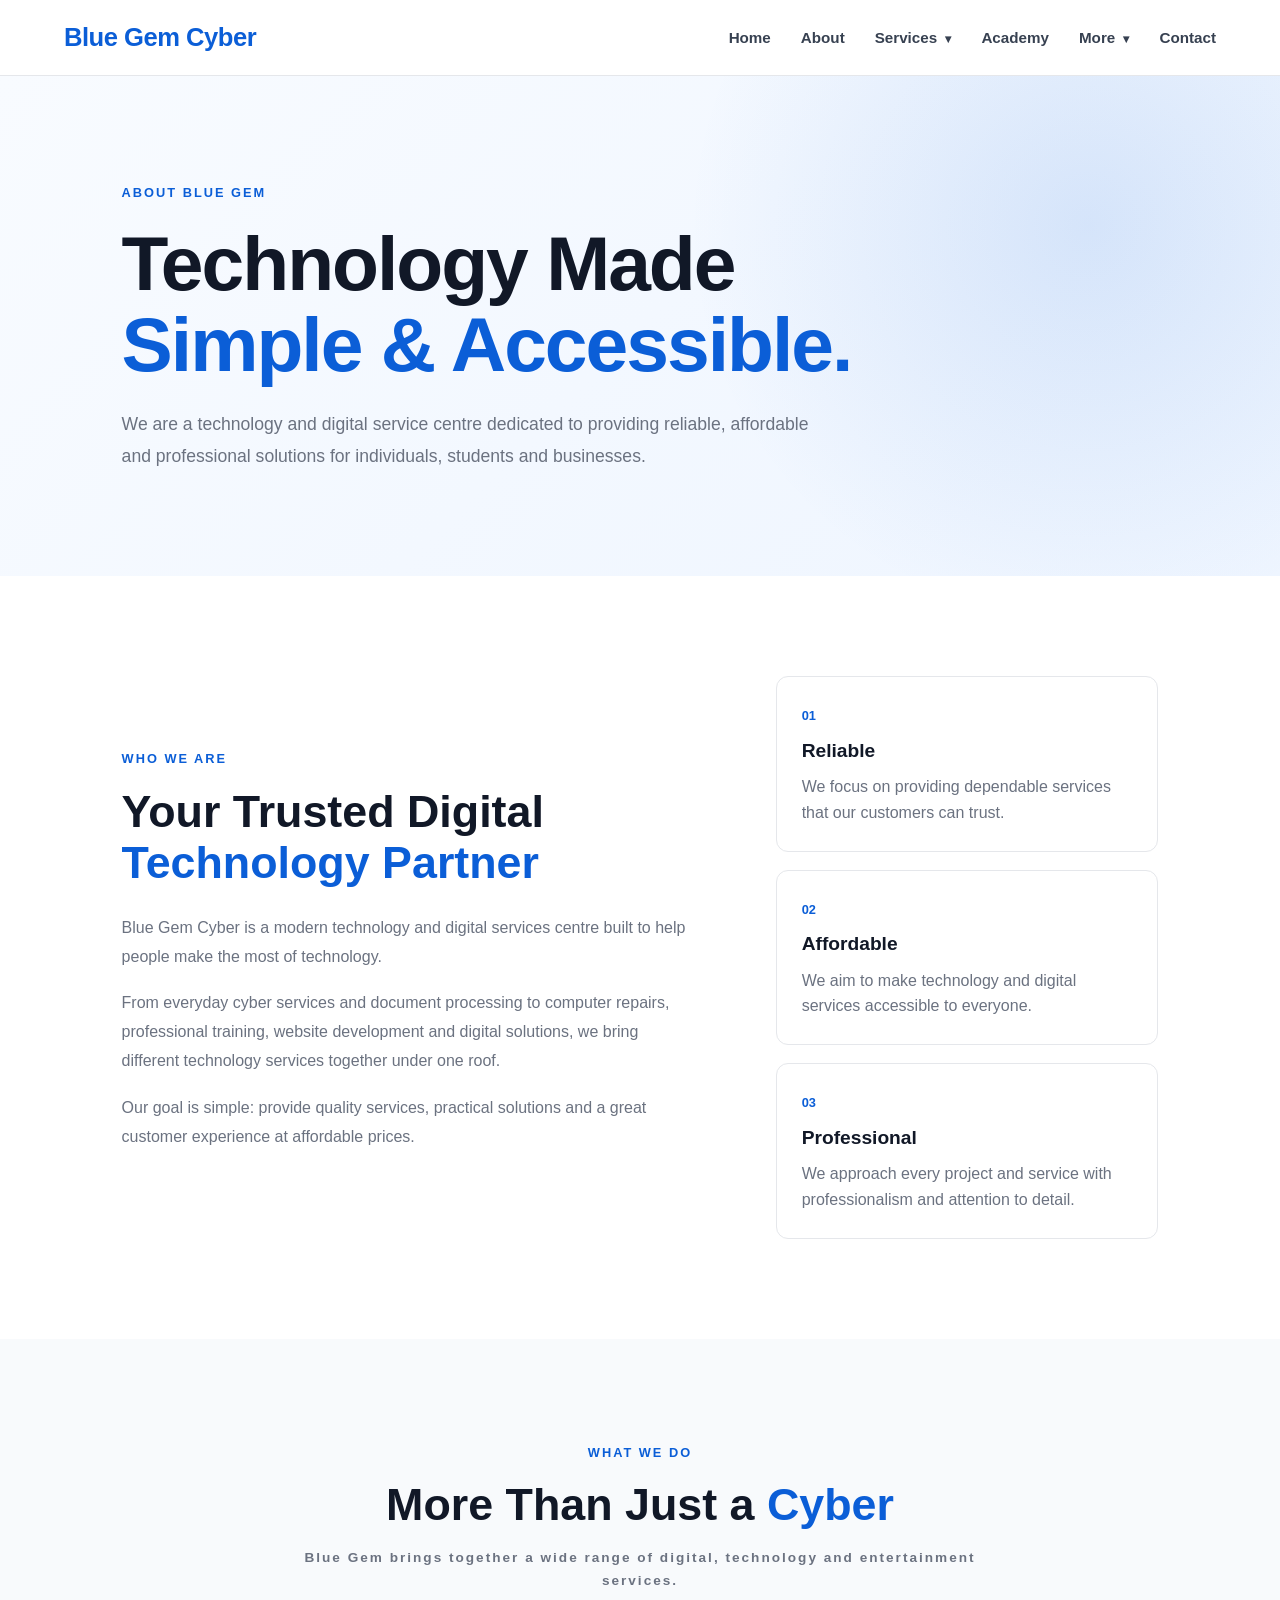
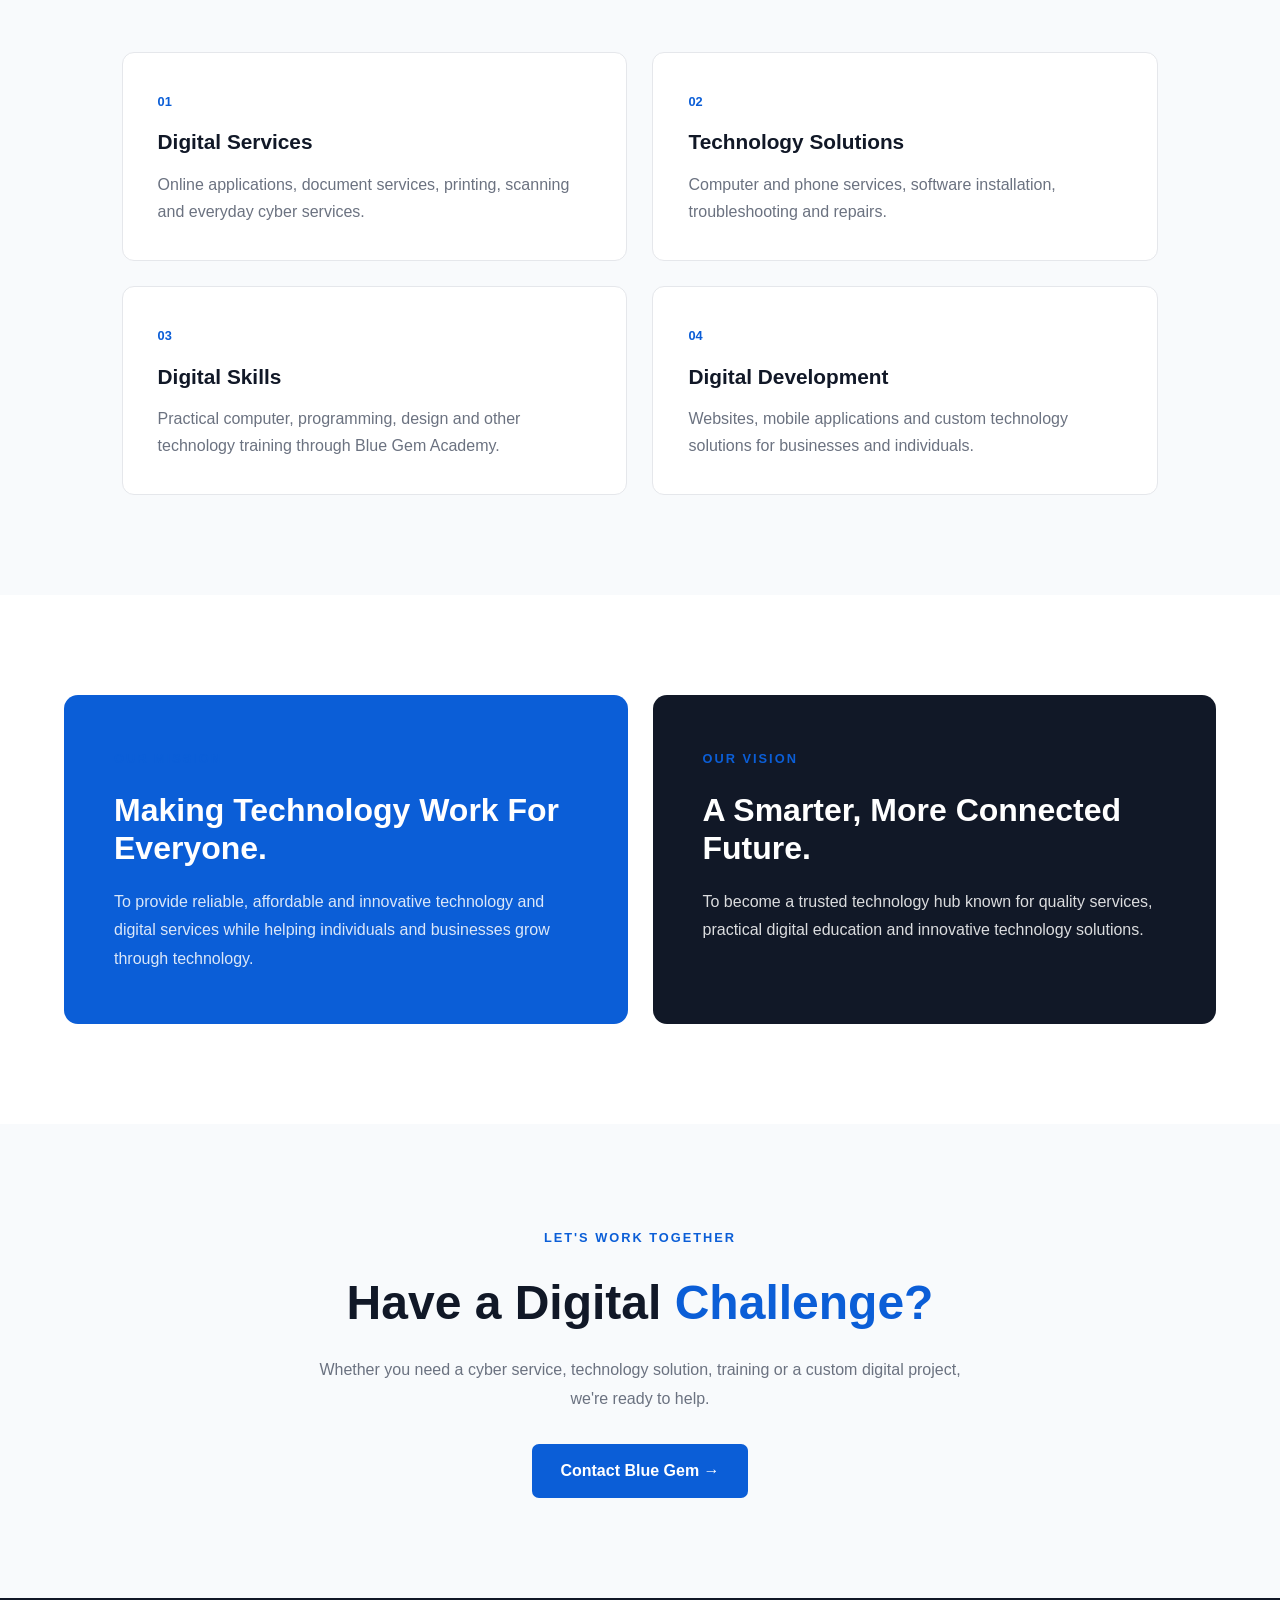
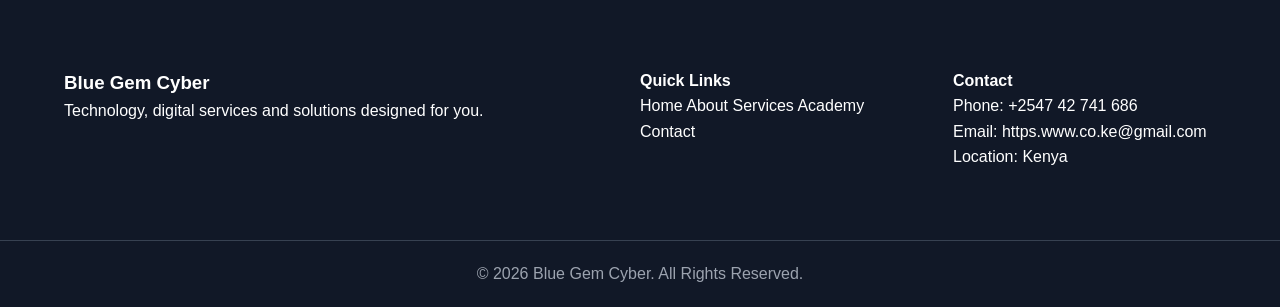
<file: about.html>
<!DOCTYPE html>
<html lang="en">

<head>
    <meta charset="UTF-8">
    <meta name="viewport" content="width=device-width, initial-scale=1.0">

    <title>About Us | Blue Gem Cyber</title>

    <link rel="stylesheet" href="css/global.css">
    <link rel="stylesheet" href="css/about.css">
</head>

<body>

    <!-- HEADER -->
    <header>
       <nav>
    <div class="logo">
        <a href="index.html">Blue Gem Cyber</a>
    </div>

    <ul class="nav-links">

        <li>
            <a href="index.html">Home</a>
        </li>

        <li>
            <a href="about.html">About</a>
        </li>

        <!-- SERVICES DROPDOWN -->
        <li class="dropdown">
            <a href="services.html">
                Services <span class="dropdown-arrow">▾</span>
            </a>

            <ul class="dropdown-menu">

                <li>
                    <a href="services.html">
                        Cyber & Digital Services
                    </a>
                </li>

                <li>
                    <a href="apps-web.html">
                        Website & App Development
                    </a>
                </li>

                <li>
                    <a href="computer-phone-repair.html">
                        Computer & Phone Repair
                    </a>
                </li>

                <li>
                    <a href="wifi.html">
                        Wi-Fi Services
                    </a>
                </li>

                <li>
                    <a href="playstation.html">
                        PlayStation & Gaming
                    </a>
                </li>

                <li>
                    <a href="movies.html">
                        Movies & Series
                    </a>
                </li>

                <li>
                    <a href="accessories.html">
                        Accessories
                    </a>
                </li>

            </ul>
        </li>


        <li>
            <a href="academy.html">Academy</a>
        </li>


        <!-- MORE DROPDOWN -->
        <li class="dropdown">
            <a href="#">
                More <span class="dropdown-arrow">▾</span>
            </a>

            <ul class="dropdown-menu">

                <li>
                    <a href="about.html">
                        About Blue Gem
                    </a>
                </li>

                <li>
                    <a href="contact.html">
                        Contact Us
                    </a>
                </li>

            </ul>
        </li>


        <li>
            <a href="contact.html">Contact</a>
        </li>

    </ul>
</nav>
    </header>


    <!-- ABOUT HERO -->
    <section class="about-hero">

        <div class="about-hero-content">

            <span>ABOUT BLUE GEM</span>

            <h1>
                Technology Made
                <strong>Simple & Accessible.</strong>
            </h1>

            <p>
                We are a technology and digital service centre dedicated
                to providing reliable, affordable and professional
                solutions for individuals, students and businesses.
            </p>

        </div>

    </section>


    <!-- WHO WE ARE -->
    <section class="who-we-are">

        <div class="about-container">

            <div class="about-text">

                <span class="section-label">WHO WE ARE</span>

                <h2>
                    Your Trusted Digital
                    <strong>Technology Partner</strong>
                </h2>

                <p>
                    Blue Gem Cyber is a modern technology and digital
                    services centre built to help people make the most
                    of technology.
                </p>

                <p>
                    From everyday cyber services and document processing
                    to computer repairs, professional training, website
                    development and digital solutions, we bring different
                    technology services together under one roof.
                </p>

                <p>
                    Our goal is simple: provide quality services,
                    practical solutions and a great customer experience
                    at affordable prices.
                </p>

            </div>


            <div class="about-highlight">

                <div class="highlight-card">
                    <strong>01</strong>
                    <h3>Reliable</h3>
                    <p>
                        We focus on providing dependable services
                        that our customers can trust.
                    </p>
                </div>

                <div class="highlight-card">
                    <strong>02</strong>
                    <h3>Affordable</h3>
                    <p>
                        We aim to make technology and digital
                        services accessible to everyone.
                    </p>
                </div>

                <div class="highlight-card">
                    <strong>03</strong>
                    <h3>Professional</h3>
                    <p>
                        We approach every project and service
                        with professionalism and attention to detail.
                    </p>
                </div>

            </div>

        </div>

    </section>


    <!-- WHAT WE DO -->
    <section class="what-we-do">

        <div class="section-heading">

            <span>WHAT WE DO</span>

            <h2>
                More Than Just a
                <strong>Cyber</strong>
            </h2>

            <p>
                Blue Gem brings together a wide range of digital,
                technology and entertainment services.
            </p>

        </div>


        <div class="about-services">

            <div class="about-service">
                <span>01</span>
                <h3>Digital Services</h3>
                <p>
                    Online applications, document services,
                    printing, scanning and everyday cyber services.
                </p>
            </div>

            <div class="about-service">
                <span>02</span>
                <h3>Technology Solutions</h3>
                <p>
                    Computer and phone services, software installation,
                    troubleshooting and repairs.
                </p>
            </div>

            <div class="about-service">
                <span>03</span>
                <h3>Digital Skills</h3>
                <p>
                    Practical computer, programming, design and
                    other technology training through Blue Gem Academy.
                </p>
            </div>

            <div class="about-service">
                <span>04</span>
                <h3>Digital Development</h3>
                <p>
                    Websites, mobile applications and custom
                    technology solutions for businesses and individuals.
                </p>
            </div>

        </div>

    </section>


    <!-- MISSION & VISION -->
    <section class="mission-vision">

        <div class="mission-card">

            <span>OUR MISSION</span>

            <h2>
                Making Technology
                Work For Everyone.
            </h2>

            <p>
                To provide reliable, affordable and innovative
                technology and digital services while helping
                individuals and businesses grow through technology.
            </p>

        </div>


        <div class="vision-card">

            <span>OUR VISION</span>

            <h2>
                A Smarter,
                More Connected Future.
            </h2>

            <p>
                To become a trusted technology hub known for
                quality services, practical digital education
                and innovative technology solutions.
            </p>

        </div>

    </section>


    <!-- CTA -->
    <section class="about-cta">

        <div>

            <span>LET'S WORK TOGETHER</span>

            <h2>
                Have a Digital
                <strong>Challenge?</strong>
            </h2>

            <p>
                Whether you need a cyber service, technology solution,
                training or a custom digital project, we're ready to help.
            </p>

            <a href="contact.html" class="about-btn">
                Contact Blue Gem →
            </a>

        </div>

    </section>


    <!-- FOOTER -->
    <footer>

        <div class="footer-content">

            <div>
                <h3>Blue Gem Cyber</h3>
                <p>
                    Technology, digital services and solutions
                    designed for you.
                </p>
            </div>

            <div>
                <h4>Quick Links</h4>

                <a href="index.html">Home</a>
                <a href="about.html">About</a>
                <a href="services.html">Services</a>
                <a href="academy.html">Academy</a>
                <a href="contact.html">Contact</a>
            </div>

            <div>
                <h4>Contact</h4>

                <p>Phone: +2547 42 741 686</p>
                <p>Email: https.www.co.ke@gmail.com</p>
                <p>Location: Kenya</p>
            </div>

        </div>

        <div class="footer-bottom">
            <p>
                © 2026 Blue Gem Cyber. All Rights Reserved.
            </p>
        </div>

    </footer>

</body>

</html>
</file>
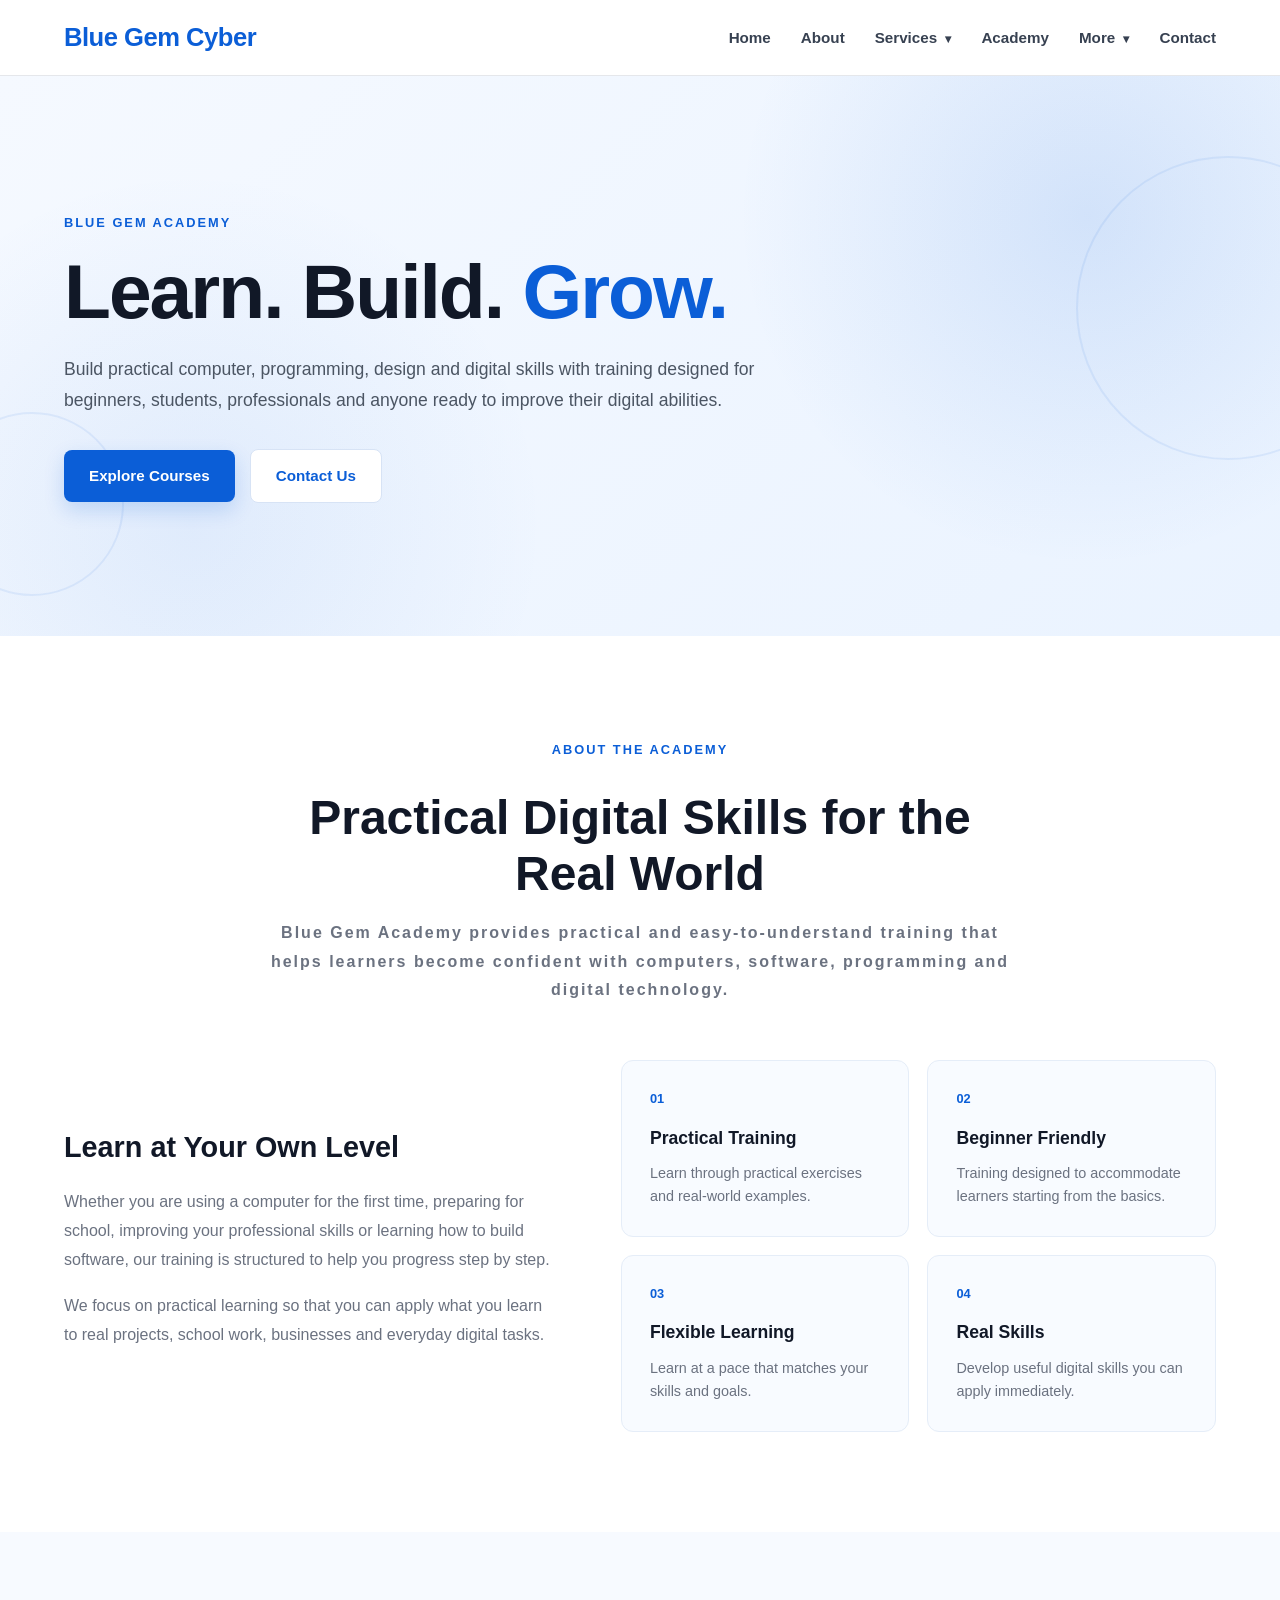
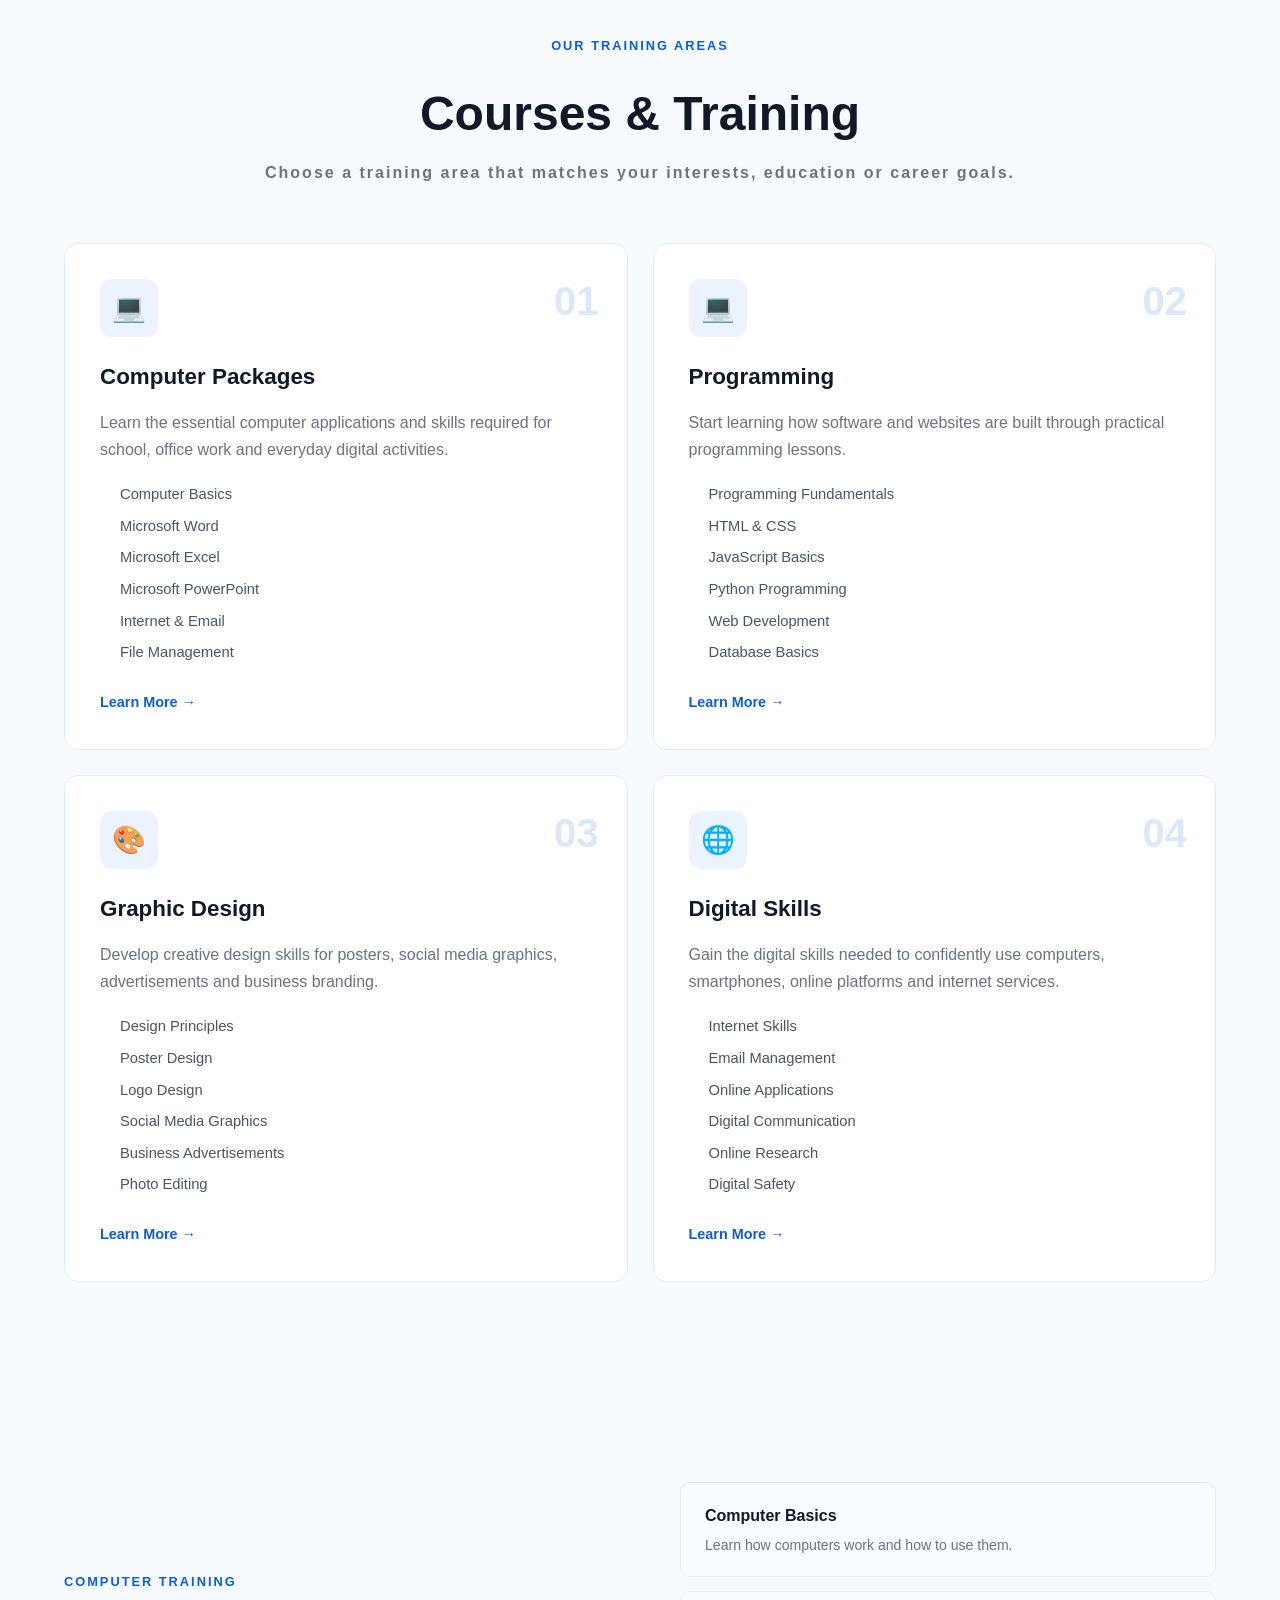
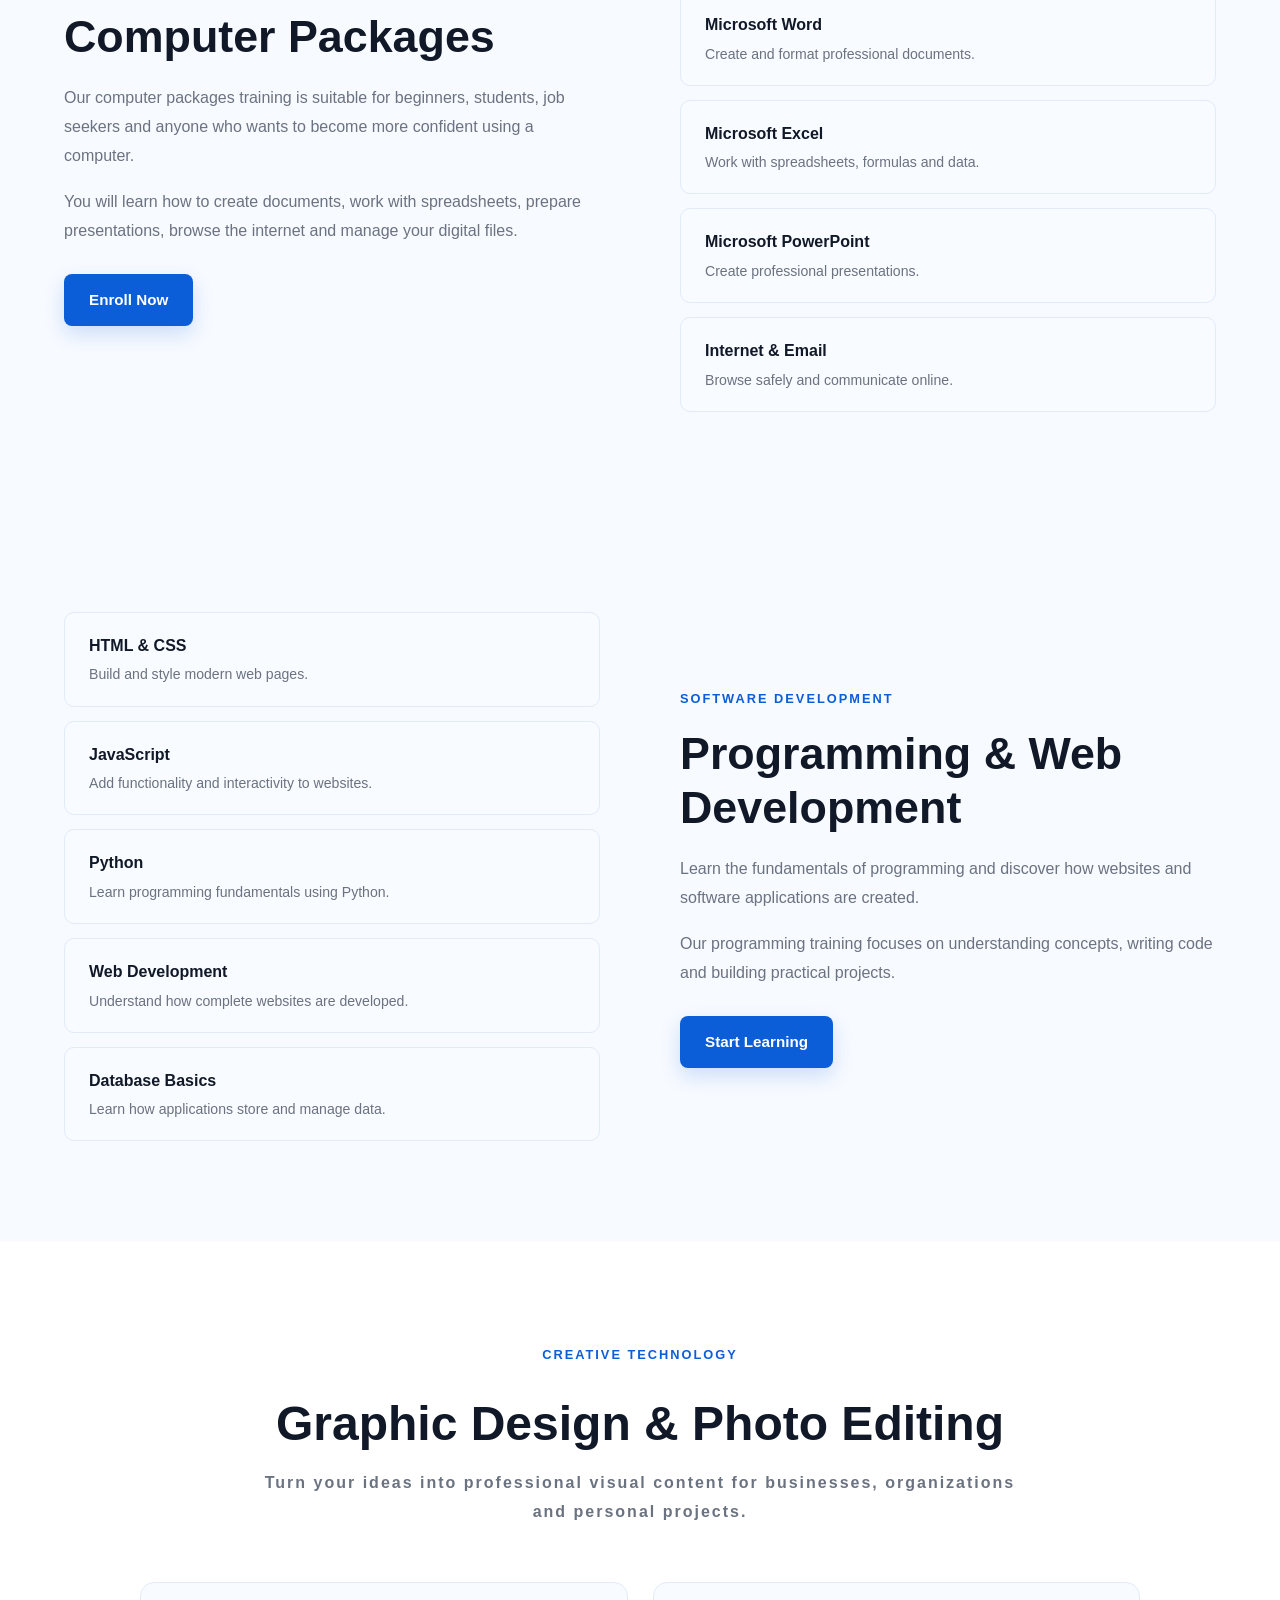
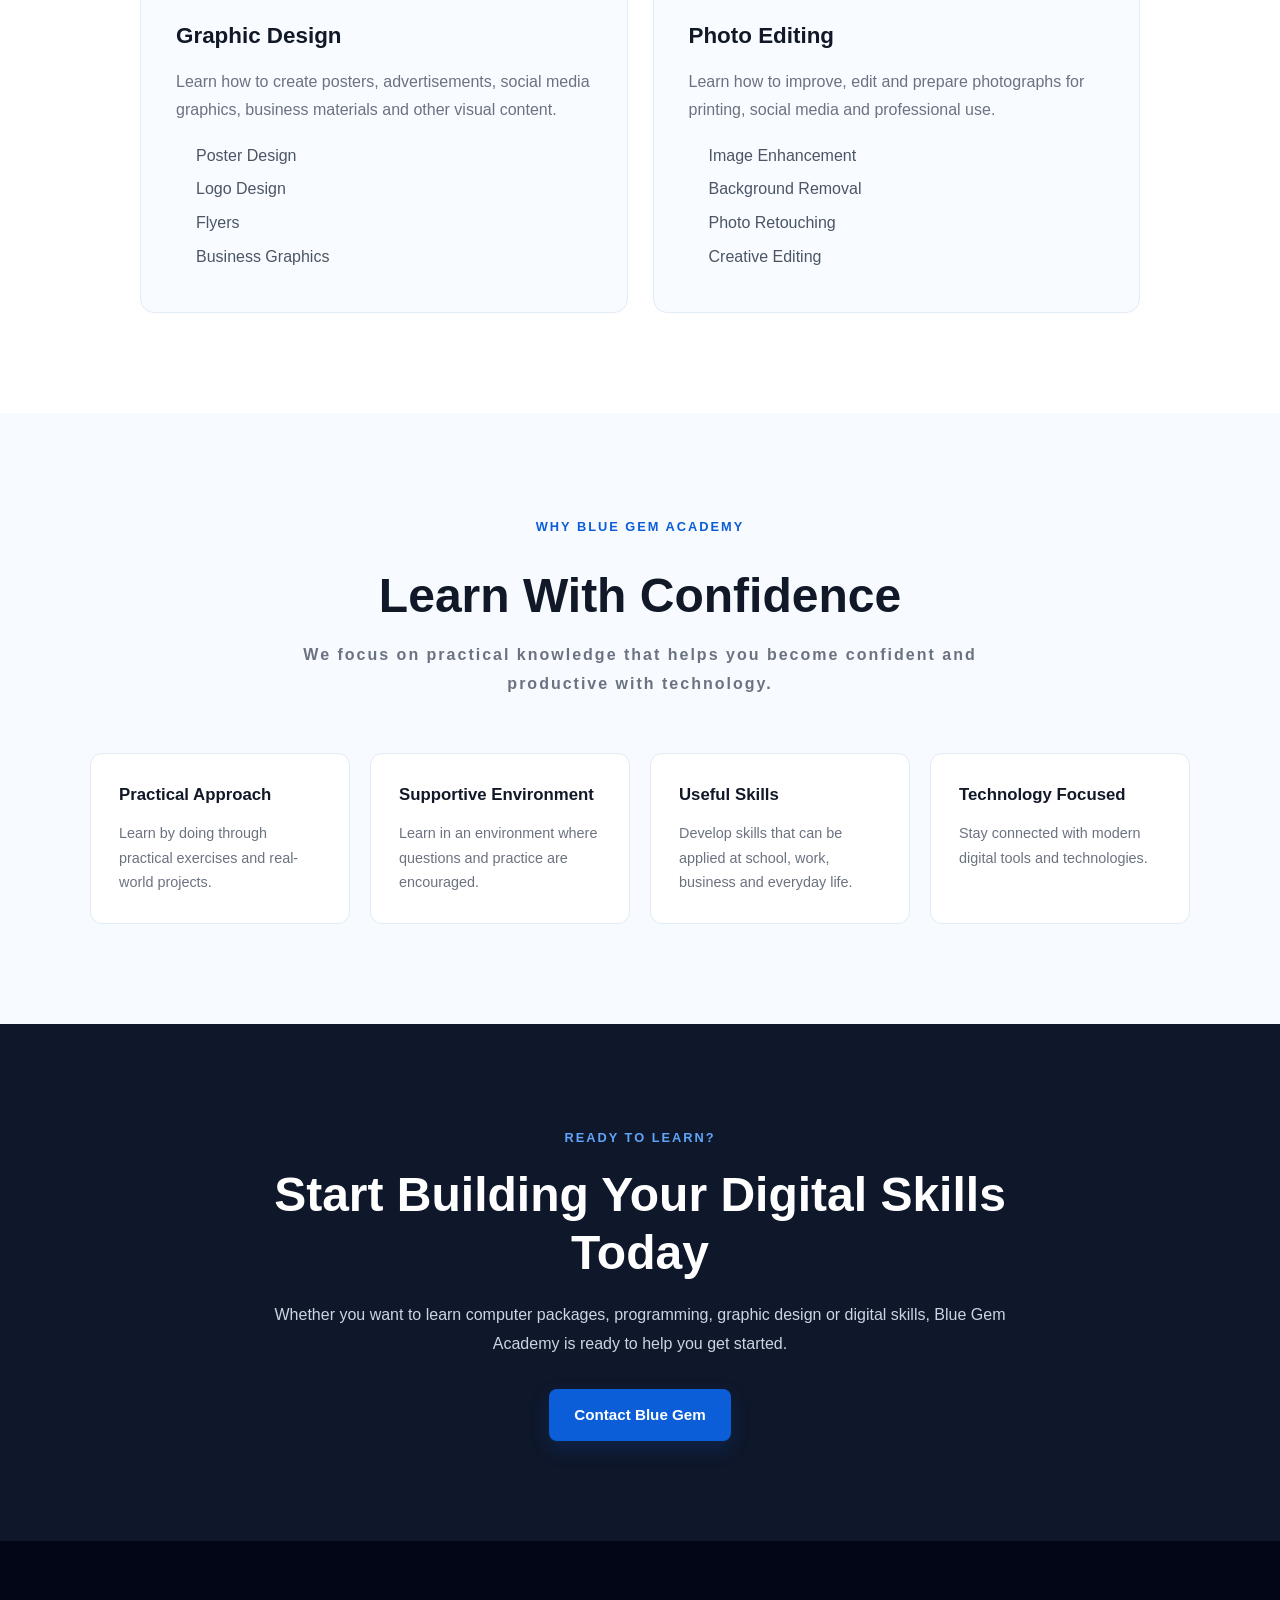
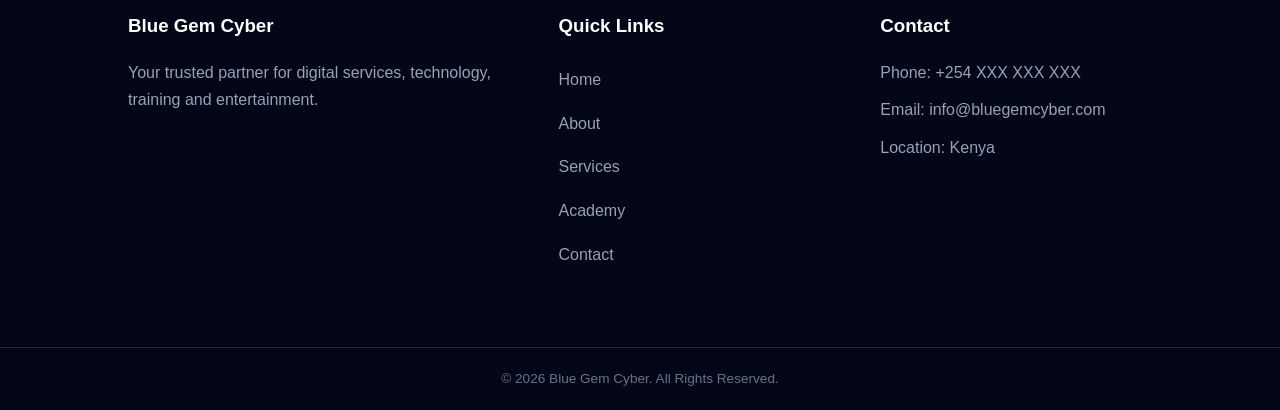
<file: academy.html>
<!DOCTYPE html>
<html lang="en">
<head>
    <meta charset="UTF-8">
    <meta name="viewport" content="width=device-width, initial-scale=1.0">

    <title>Blue Gem Academy | Computer & Digital Skills Training</title>

    <link rel="stylesheet" href="css/global.css">
    <link rel="stylesheet" href="css/academy.css">
</head>

<body>

    <!-- ================= HEADER ================= -->

    <header>
        <nav>
    <div class="logo">
        <a href="index.html">Blue Gem Cyber</a>
    </div>

    <ul class="nav-links">

        <li>
            <a href="index.html">Home</a>
        </li>

        <li>
            <a href="about.html">About</a>
        </li>

        <!-- SERVICES DROPDOWN -->
        <li class="dropdown">
            <a href="services.html">
                Services <span class="dropdown-arrow">▾</span>
            </a>

            <ul class="dropdown-menu">

                <li>
                    <a href="services.html">
                        Cyber & Digital Services
                    </a>
                </li>

                <li>
                    <a href="apps-web.html">
                        Website & App Development
                    </a>
                </li>

                <li>
                    <a href="computer-phone-repair.html">
                        Computer & Phone Repair
                    </a>
                </li>

                <li>
                    <a href="wifi.html">
                        Wi-Fi Services
                    </a>
                </li>

                <li>
                    <a href="playstation.html">
                        PlayStation & Gaming
                    </a>
                </li>

                <li>
                    <a href="movies.html">
                        Movies & Series
                    </a>
                </li>

                <li>
                    <a href="accessories.html">
                        Accessories
                    </a>
                </li>

            </ul>
        </li>


        <li>
            <a href="academy.html">Academy</a>
        </li>


        <!-- MORE DROPDOWN -->
        <li class="dropdown">
            <a href="#">
                More <span class="dropdown-arrow">▾</span>
            </a>

            <ul class="dropdown-menu">

                <li>
                    <a href="about.html">
                        About Blue Gem
                    </a>
                </li>

                <li>
                    <a href="contact.html">
                        Contact Us
                    </a>
                </li>

            </ul>
        </li>


        <li>
            <a href="contact.html">Contact</a>
        </li>

    </ul>
</nav>
    </header>


    <!-- ================= ACADEMY HERO ================= -->

    <section class="academy-hero">

        <div class="academy-hero-content">

            <span class="academy-tag">
                BLUE GEM ACADEMY
            </span>

            <h1>
                Learn. Build. <span>Grow.</span>
            </h1>

            <p>
                Build practical computer, programming, design and digital
                skills with training designed for beginners, students,
                professionals and anyone ready to improve their digital
                abilities.
            </p>

            <div class="academy-hero-buttons">
                <a href="#courses" class="btn-primary">
                    Explore Courses
                </a>

                <a href="contact.html" class="btn-secondary">
                    Contact Us
                </a>
            </div>

        </div>

    </section>


    <!-- ================= INTRODUCTION ================= -->

    <section class="academy-intro">

        <div class="section-heading">

            <span class="section-tag">
                ABOUT THE ACADEMY
            </span>

            <h2>
                Practical Digital Skills for the Real World
            </h2>

            <p>
                Blue Gem Academy provides practical and easy-to-understand
                training that helps learners become confident with
                computers, software, programming and digital technology.
            </p>

        </div>


        <div class="intro-content">

            <div class="intro-text">

                <h3>
                    Learn at Your Own Level
                </h3>

                <p>
                    Whether you are using a computer for the first time,
                    preparing for school, improving your professional
                    skills or learning how to build software, our training
                    is structured to help you progress step by step.
                </p>

                <p>
                    We focus on practical learning so that you can apply
                    what you learn to real projects, school work,
                    businesses and everyday digital tasks.
                </p>

            </div>


            <div class="intro-highlights">

                <div class="highlight-card">
                    <span class="highlight-number">01</span>
                    <h3>Practical Training</h3>
                    <p>
                        Learn through practical exercises and real-world
                        examples.
                    </p>
                </div>

                <div class="highlight-card">
                    <span class="highlight-number">02</span>
                    <h3>Beginner Friendly</h3>
                    <p>
                        Training designed to accommodate learners starting
                        from the basics.
                    </p>
                </div>

                <div class="highlight-card">
                    <span class="highlight-number">03</span>
                    <h3>Flexible Learning</h3>
                    <p>
                        Learn at a pace that matches your skills and goals.
                    </p>
                </div>

                <div class="highlight-card">
                    <span class="highlight-number">04</span>
                    <h3>Real Skills</h3>
                    <p>
                        Develop useful digital skills you can apply
                        immediately.
                    </p>
                </div>

            </div>

        </div>

    </section>


    <!-- ================= COURSES ================= -->

    <section class="courses-section" id="courses">

        <div class="section-heading">

            <span class="section-tag">
                OUR TRAINING AREAS
            </span>

            <h2>
                Courses & Training
            </h2>

            <p>
                Choose a training area that matches your interests,
                education or career goals.
            </p>

        </div>


        <div class="courses-grid">


            <!-- COMPUTER PACKAGES -->

            <div class="course-card">

                <div class="course-number">
                    01
                </div>

                <div class="course-icon">
                    💻
                </div>

                <h3>
                    Computer Packages
                </h3>

                <p>
                    Learn the essential computer applications and skills
                    required for school, office work and everyday digital
                    activities.
                </p>

                <ul>
                    <li>Computer Basics</li>
                    <li>Microsoft Word</li>
                    <li>Microsoft Excel</li>
                    <li>Microsoft PowerPoint</li>
                    <li>Internet & Email</li>
                    <li>File Management</li>
                </ul>

                <a href="#computer-packages">
                    Learn More →
                </a>

            </div>


            <!-- PROGRAMMING -->

            <div class="course-card">

                <div class="course-number">
                    02
                </div>

                <div class="course-icon">
                    💻
                </div>

                <h3>
                    Programming
                </h3>

                <p>
                    Start learning how software and websites are built
                    through practical programming lessons.
                </p>

                <ul>
                    <li>Programming Fundamentals</li>
                    <li>HTML & CSS</li>
                    <li>JavaScript Basics</li>
                    <li>Python Programming</li>
                    <li>Web Development</li>
                    <li>Database Basics</li>
                </ul>

                <a href="#programming">
                    Learn More →
                </a>

            </div>


            <!-- GRAPHIC DESIGN -->

            <div class="course-card">

                <div class="course-number">
                    03
                </div>

                <div class="course-icon">
                    🎨
                </div>

                <h3>
                    Graphic Design
                </h3>

                <p>
                    Develop creative design skills for posters, social
                    media graphics, advertisements and business branding.
                </p>

                <ul>
                    <li>Design Principles</li>
                    <li>Poster Design</li>
                    <li>Logo Design</li>
                    <li>Social Media Graphics</li>
                    <li>Business Advertisements</li>
                    <li>Photo Editing</li>
                </ul>

                <a href="#design">
                    Learn More →
                </a>

            </div>


            <!-- DIGITAL SKILLS -->

            <div class="course-card">

                <div class="course-number">
                    04
                </div>

                <div class="course-icon">
                    🌐
                </div>

                <h3>
                    Digital Skills
                </h3>

                <p>
                    Gain the digital skills needed to confidently use
                    computers, smartphones, online platforms and internet
                    services.
                </p>

                <ul>
                    <li>Internet Skills</li>
                    <li>Email Management</li>
                    <li>Online Applications</li>
                    <li>Digital Communication</li>
                    <li>Online Research</li>
                    <li>Digital Safety</li>
                </ul>

                <a href="#digital-skills">
                    Learn More →
                </a>

            </div>

        </div>

    </section>


    <!-- ================= COMPUTER PACKAGES ================= -->

    <section class="training-section" id="computer-packages">

        <div class="training-content">

            <div class="training-text">

                <span class="section-tag">
                    COMPUTER TRAINING
                </span>

                <h2>
                    Computer Packages
                </h2>

                <p>
                    Our computer packages training is suitable for
                    beginners, students, job seekers and anyone who wants
                    to become more confident using a computer.
                </p>

                <p>
                    You will learn how to create documents, work with
                    spreadsheets, prepare presentations, browse the
                    internet and manage your digital files.
                </p>

                <a href="contact.html" class="btn-primary">
                    Enroll Now
                </a>

            </div>


            <div class="training-list">

                <div class="training-item">
                    <strong>Computer Basics</strong>
                    <span>Learn how computers work and how to use them.</span>
                </div>

                <div class="training-item">
                    <strong>Microsoft Word</strong>
                    <span>Create and format professional documents.</span>
                </div>

                <div class="training-item">
                    <strong>Microsoft Excel</strong>
                    <span>Work with spreadsheets, formulas and data.</span>
                </div>

                <div class="training-item">
                    <strong>Microsoft PowerPoint</strong>
                    <span>Create professional presentations.</span>
                </div>

                <div class="training-item">
                    <strong>Internet & Email</strong>
                    <span>Browse safely and communicate online.</span>
                </div>

            </div>

        </div>

    </section>


    <!-- ================= PROGRAMMING ================= -->

    <section class="training-section programming-section" id="programming">

        <div class="training-content reverse">

            <div class="training-text">

                <span class="section-tag">
                    SOFTWARE DEVELOPMENT
                </span>

                <h2>
                    Programming & Web Development
                </h2>

                <p>
                    Learn the fundamentals of programming and discover how
                    websites and software applications are created.
                </p>

                <p>
                    Our programming training focuses on understanding
                    concepts, writing code and building practical projects.
                </p>

                <a href="contact.html" class="btn-primary">
                    Start Learning
                </a>

            </div>


            <div class="training-list">

                <div class="training-item">
                    <strong>HTML & CSS</strong>
                    <span>Build and style modern web pages.</span>
                </div>

                <div class="training-item">
                    <strong>JavaScript</strong>
                    <span>Add functionality and interactivity to websites.</span>
                </div>

                <div class="training-item">
                    <strong>Python</strong>
                    <span>Learn programming fundamentals using Python.</span>
                </div>

                <div class="training-item">
                    <strong>Web Development</strong>
                    <span>Understand how complete websites are developed.</span>
                </div>

                <div class="training-item">
                    <strong>Database Basics</strong>
                    <span>Learn how applications store and manage data.</span>
                </div>

            </div>

        </div>

    </section>


    <!-- ================= DESIGN ================= -->

    <section class="design-section" id="design">

        <div class="section-heading">

            <span class="section-tag">
                CREATIVE TECHNOLOGY
            </span>

            <h2>
                Graphic Design & Photo Editing
            </h2>

            <p>
                Turn your ideas into professional visual content for
                businesses, organizations and personal projects.
            </p>

        </div>


        <div class="design-grid">

            <div class="design-card">

                <h3>
                    Graphic Design
                </h3>

                <p>
                    Learn how to create posters, advertisements, social
                    media graphics, business materials and other visual
                    content.
                </p>

                <ul>
                    <li>Poster Design</li>
                    <li>Logo Design</li>
                    <li>Flyers</li>
                    <li>Business Graphics</li>
                </ul>

            </div>


            <div class="design-card">

                <h3>
                    Photo Editing
                </h3>

                <p>
                    Learn how to improve, edit and prepare photographs for
                    printing, social media and professional use.
                </p>

                <ul>
                    <li>Image Enhancement</li>
                    <li>Background Removal</li>
                    <li>Photo Retouching</li>
                    <li>Creative Editing</li>
                </ul>

            </div>

        </div>

    </section>


    <!-- ================= WHY BLUE GEM ================= -->

    <section class="why-academy">

        <div class="section-heading">

            <span class="section-tag">
                WHY BLUE GEM ACADEMY
            </span>

            <h2>
                Learn With Confidence
            </h2>

            <p>
                We focus on practical knowledge that helps you become
                confident and productive with technology.
            </p>

        </div>


        <div class="why-grid">

            <div class="why-card">
                <h3>Practical Approach</h3>
                <p>
                    Learn by doing through practical exercises and
                    real-world projects.
                </p>
            </div>

            <div class="why-card">
                <h3>Supportive Environment</h3>
                <p>
                    Learn in an environment where questions and practice
                    are encouraged.
                </p>
            </div>

            <div class="why-card">
                <h3>Useful Skills</h3>
                <p>
                    Develop skills that can be applied at school, work,
                    business and everyday life.
                </p>
            </div>

            <div class="why-card">
                <h3>Technology Focused</h3>
                <p>
                    Stay connected with modern digital tools and
                    technologies.
                </p>
            </div>

        </div>

    </section>


    <!-- ================= CTA ================= -->

    <section class="academy-cta">

        <div class="academy-cta-content">

            <span class="section-tag">
                READY TO LEARN?
            </span>

            <h2>
                Start Building Your Digital Skills Today
            </h2>

            <p>
                Whether you want to learn computer packages, programming,
                graphic design or digital skills, Blue Gem Academy is
                ready to help you get started.
            </p>

            <a href="contact.html" class="btn-primary">
                Contact Blue Gem
            </a>

        </div>

    </section>


    <!-- ================= FOOTER ================= -->

    <footer>

        <div class="footer-content">

            <div class="footer-about">

                <h3>
                    Blue Gem Cyber
                </h3>

                <p>
                    Your trusted partner for digital services,
                    technology, training and entertainment.
                </p>

            </div>


            <div class="footer-links">

                <h3>
                    Quick Links
                </h3>

                <a href="index.html">Home</a>
                <a href="about.html">About</a>
                <a href="services.html">Services</a>
                <a href="academy.html">Academy</a>
                <a href="contact.html">Contact</a>

            </div>


            <div class="footer-contact">

                <h3>
                    Contact
                </h3>

                <p>Phone: +254 XXX XXX XXX</p>
                <p>Email: info@bluegemcyber.com</p>
                <p>Location: Kenya</p>

            </div>

        </div>


        <div class="footer-bottom">

            <p>
                © 2026 Blue Gem Cyber. All Rights Reserved.
            </p>

        </div>

    </footer>


</body>
</html>
</file>
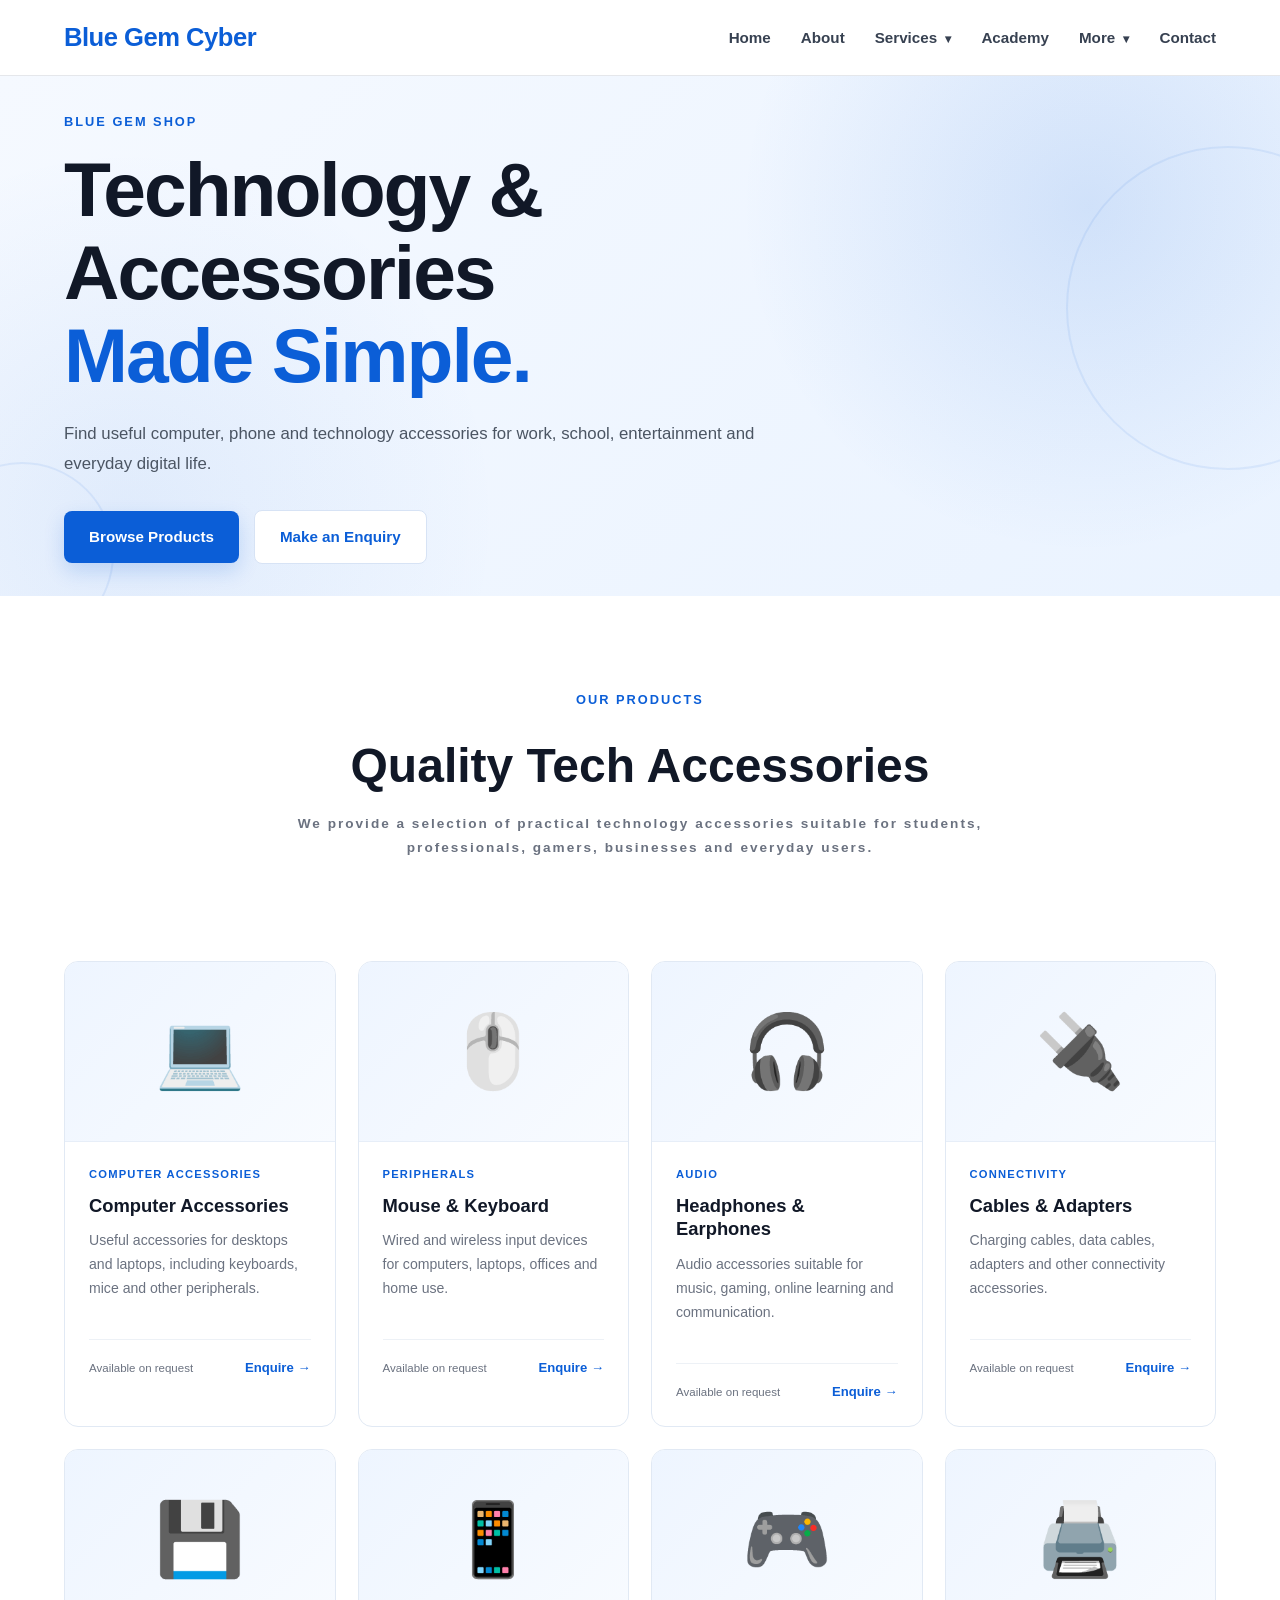
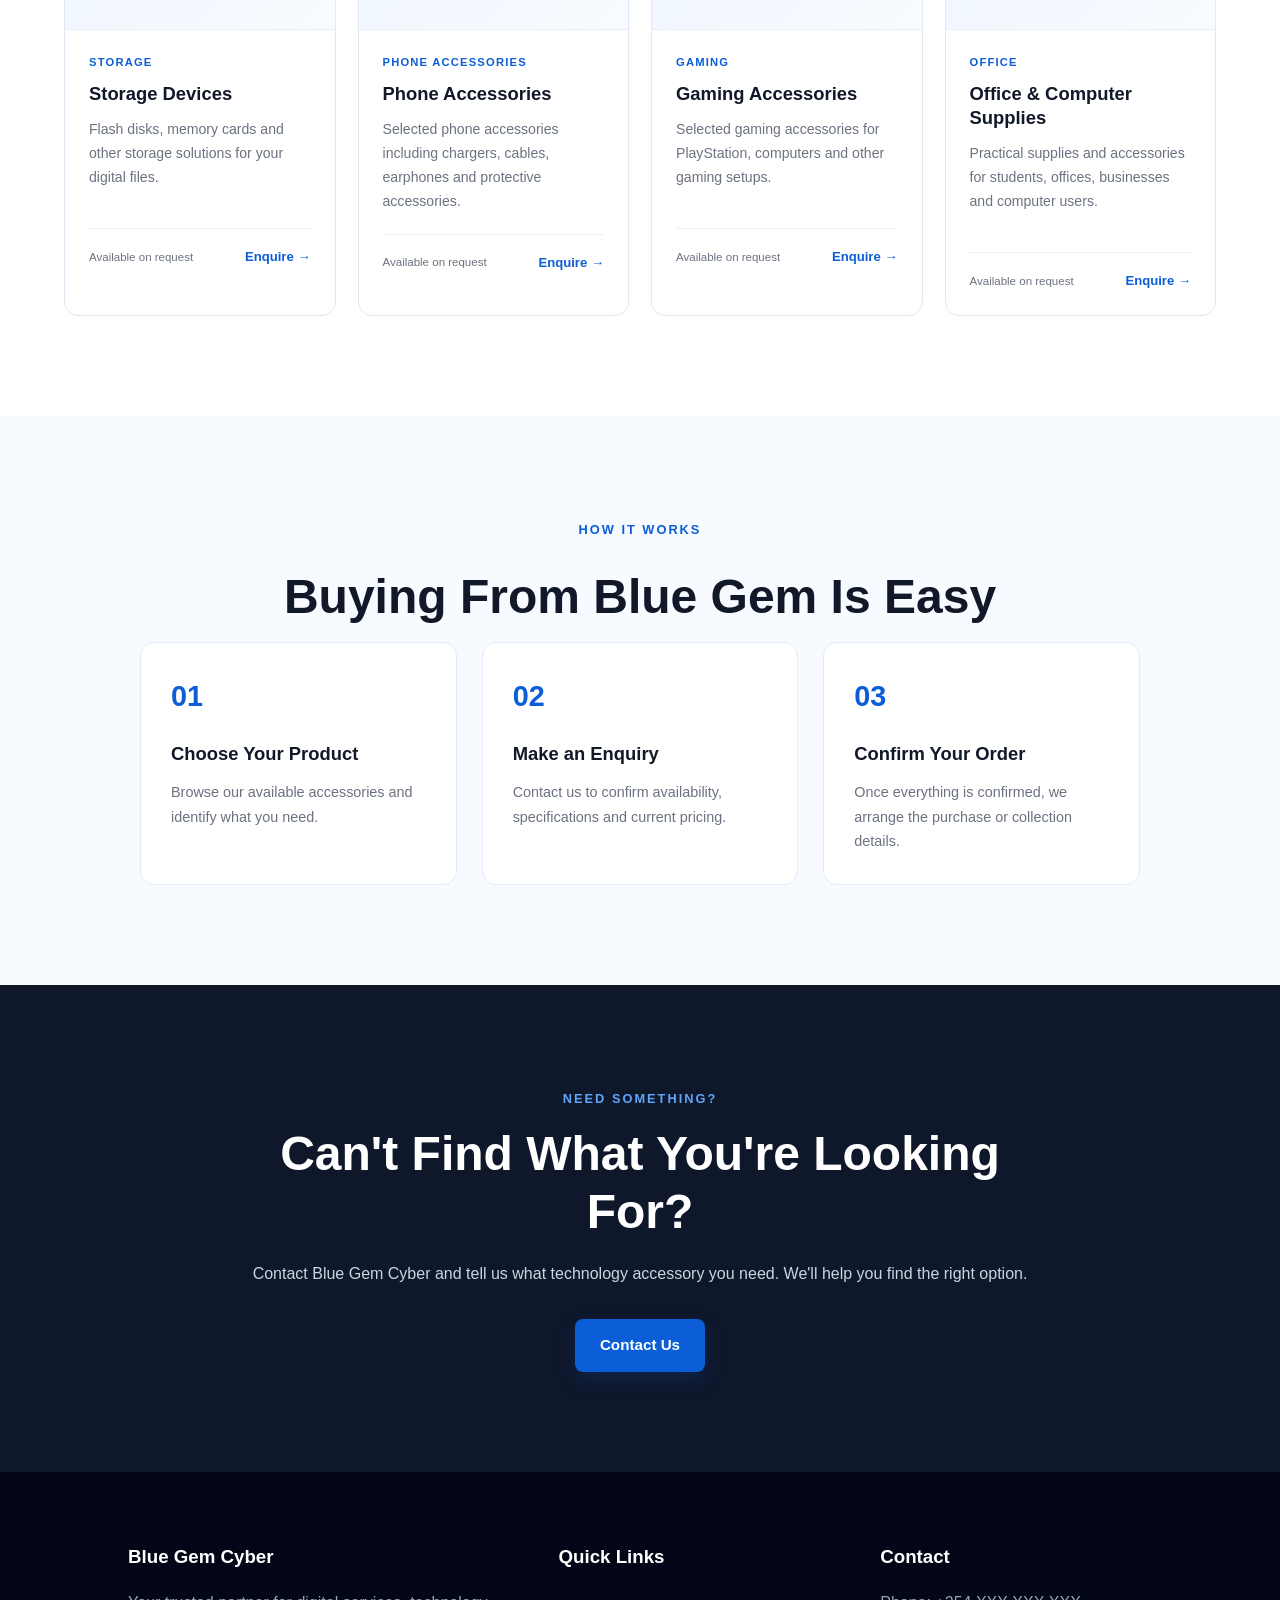
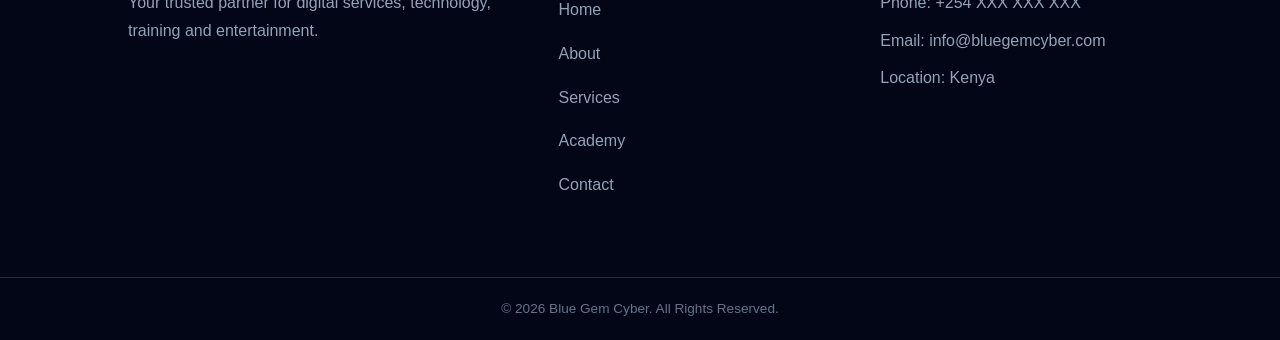
<file: accessories.html>
<!DOCTYPE html>
<html lang="en">
<head>
    <meta charset="UTF-8">
    <meta name="viewport" content="width=device-width, initial-scale=1.0">

    <title>Accessories & Shop | Blue Gem Cyber</title>

    <link rel="stylesheet" href="css/global.css">
    <link rel="stylesheet" href="css/accessories.css">
</head>

<body>

    <!-- ================= HEADER ================= -->

    <header>
        <nav>
    <div class="logo">
        <a href="index.html">Blue Gem Cyber</a>
    </div>

    <ul class="nav-links">

        <li>
            <a href="index.html">Home</a>
        </li>

        <li>
            <a href="about.html">About</a>
        </li>

        <!-- SERVICES DROPDOWN -->
        <li class="dropdown">
            <a href="services.html">
                Services <span class="dropdown-arrow">▾</span>
            </a>

            <ul class="dropdown-menu">

                <li>
                    <a href="services.html">
                        Cyber & Digital Services
                    </a>
                </li>

                <li>
                    <a href="apps-web.html">
                        Website & App Development
                    </a>
                </li>

                <li>
                    <a href="computer-phone-repair.html">
                        Computer & Phone Repair
                    </a>
                </li>

                <li>
                    <a href="wifi.html">
                        Wi-Fi Services
                    </a>
                </li>

                <li>
                    <a href="playstation.html">
                        PlayStation & Gaming
                    </a>
                </li>

                <li>
                    <a href="movies.html">
                        Movies & Series
                    </a>
                </li>

                <li>
                    <a href="accessories.html">
                        Accessories
                    </a>
                </li>

            </ul>
        </li>


        <li>
            <a href="academy.html">Academy</a>
        </li>


        <!-- MORE DROPDOWN -->
        <li class="dropdown">
            <a href="#">
                More <span class="dropdown-arrow">▾</span>
            </a>

            <ul class="dropdown-menu">

                <li>
                    <a href="about.html">
                        About Blue Gem
                    </a>
                </li>

                <li>
                    <a href="contact.html">
                        Contact Us
                    </a>
                </li>

            </ul>
        </li>


        <li>
            <a href="contact.html">Contact</a>
        </li>

    </ul>
</nav>
    </header>


    <!-- ================= SHOP HERO ================= -->

    <section class="shop-hero">

        <div class="shop-hero-content">

            <span class="section-tag">
                BLUE GEM SHOP
            </span>

            <h1>
                Technology & Accessories
                <span>Made Simple.</span>
            </h1>

            <p>
                Find useful computer, phone and technology accessories
                for work, school, entertainment and everyday digital life.
            </p>

            <div class="shop-buttons">

                <a href="#products" class="btn-primary">
                    Browse Products
                </a>

                <a href="contact.html" class="btn-secondary">
                    Make an Enquiry
                </a>

            </div>

        </div>

    </section>


    <!-- ================= INTRO ================= -->

    <section class="shop-intro">

        <div class="section-heading">

            <span class="section-tag">
                OUR PRODUCTS
            </span>

            <h2>
                Quality Tech Accessories
            </h2>

            <p>
                We provide a selection of practical technology accessories
                suitable for students, professionals, gamers, businesses
                and everyday users.
            </p>

        </div>

    </section>


    <!-- ================= PRODUCTS ================= -->

    <section class="products-section" id="products">

        <div class="products-grid">


            <!-- PRODUCT 1 -->

            <div class="product-card">

                <div class="product-image">
                    💻
                </div>

                <div class="product-content">

                    <span class="product-category">
                        COMPUTER ACCESSORIES
                    </span>

                    <h3>
                        Computer Accessories
                    </h3>

                    <p>
                        Useful accessories for desktops and laptops,
                        including keyboards, mice and other peripherals.
                    </p>

                    <div class="product-footer">

                        <span>
                            Available on request
                        </span>

                        <a href="contact.html">
                            Enquire →
                        </a>

                    </div>

                </div>

            </div>


            <!-- PRODUCT 2 -->

            <div class="product-card">

                <div class="product-image">
                    🖱️
                </div>

                <div class="product-content">

                    <span class="product-category">
                        PERIPHERALS
                    </span>

                    <h3>
                        Mouse & Keyboard
                    </h3>

                    <p>
                        Wired and wireless input devices for computers,
                        laptops, offices and home use.
                    </p>

                    <div class="product-footer">

                        <span>
                            Available on request
                        </span>

                        <a href="contact.html">
                            Enquire →
                        </a>

                    </div>

                </div>

            </div>


            <!-- PRODUCT 3 -->

            <div class="product-card">

                <div class="product-image">
                    🎧
                </div>

                <div class="product-content">

                    <span class="product-category">
                        AUDIO
                    </span>

                    <h3>
                        Headphones & Earphones
                    </h3>

                    <p>
                        Audio accessories suitable for music, gaming,
                        online learning and communication.
                    </p>

                    <div class="product-footer">

                        <span>
                            Available on request
                        </span>

                        <a href="contact.html">
                            Enquire →
                        </a>

                    </div>

                </div>

            </div>


            <!-- PRODUCT 4 -->

            <div class="product-card">

                <div class="product-image">
                    🔌
                </div>

                <div class="product-content">

                    <span class="product-category">
                        CONNECTIVITY
                    </span>

                    <h3>
                        Cables & Adapters
                    </h3>

                    <p>
                        Charging cables, data cables, adapters and other
                        connectivity accessories.
                    </p>

                    <div class="product-footer">

                        <span>
                            Available on request
                        </span>

                        <a href="contact.html">
                            Enquire →
                        </a>

                    </div>

                </div>

            </div>


            <!-- PRODUCT 5 -->

            <div class="product-card">

                <div class="product-image">
                    💾
                </div>

                <div class="product-content">

                    <span class="product-category">
                        STORAGE
                    </span>

                    <h3>
                        Storage Devices
                    </h3>

                    <p>
                        Flash disks, memory cards and other storage
                        solutions for your digital files.
                    </p>

                    <div class="product-footer">

                        <span>
                            Available on request
                        </span>

                        <a href="contact.html">
                            Enquire →
                        </a>

                    </div>

                </div>

            </div>


            <!-- PRODUCT 6 -->

            <div class="product-card">

                <div class="product-image">
                    📱
                </div>

                <div class="product-content">

                    <span class="product-category">
                        PHONE ACCESSORIES
                    </span>

                    <h3>
                        Phone Accessories
                    </h3>

                    <p>
                        Selected phone accessories including chargers,
                        cables, earphones and protective accessories.
                    </p>

                    <div class="product-footer">

                        <span>
                            Available on request
                        </span>

                        <a href="contact.html">
                            Enquire →
                        </a>

                    </div>

                </div>

            </div>


            <!-- PRODUCT 7 -->

            <div class="product-card">

                <div class="product-image">
                    🎮
                </div>

                <div class="product-content">

                    <span class="product-category">
                        GAMING
                    </span>

                    <h3>
                        Gaming Accessories
                    </h3>

                    <p>
                        Selected gaming accessories for PlayStation,
                        computers and other gaming setups.
                    </p>

                    <div class="product-footer">

                        <span>
                            Available on request
                        </span>

                        <a href="contact.html">
                            Enquire →
                        </a>

                    </div>

                </div>

            </div>


            <!-- PRODUCT 8 -->

            <div class="product-card">

                <div class="product-image">
                    🖨️
                </div>

                <div class="product-content">

                    <span class="product-category">
                        OFFICE
                    </span>

                    <h3>
                        Office & Computer Supplies
                    </h3>

                    <p>
                        Practical supplies and accessories for students,
                        offices, businesses and computer users.
                    </p>

                    <div class="product-footer">

                        <span>
                            Available on request
                        </span>

                        <a href="contact.html">
                            Enquire →
                        </a>

                    </div>

                </div>

            </div>

        </div>

    </section>


    <!-- ================= HOW TO BUY ================= -->

    <section class="how-to-buy">

        <div class="section-heading">

            <span class="section-tag">
                HOW IT WORKS
            </span>

            <h2>
                Buying From Blue Gem Is Easy
            </h2>

        </div>


        <div class="steps-grid">

            <div class="step-card">

                <span class="step-number">
                    01
                </span>

                <h3>
                    Choose Your Product
                </h3>

                <p>
                    Browse our available accessories and identify
                    what you need.
                </p>

            </div>


            <div class="step-card">

                <span class="step-number">
                    02
                </span>

                <h3>
                    Make an Enquiry
                </h3>

                <p>
                    Contact us to confirm availability, specifications
                    and current pricing.
                </p>

            </div>


            <div class="step-card">

                <span class="step-number">
                    03
                </span>

                <h3>
                    Confirm Your Order
                </h3>

                <p>
                    Once everything is confirmed, we arrange the
                    purchase or collection details.
                </p>

            </div>

        </div>

    </section>


    <!-- ================= SHOP CTA ================= -->

    <section class="shop-cta">

        <div class="shop-cta-content">

            <span class="section-tag">
                NEED SOMETHING?
            </span>

            <h2>
                Can't Find What You're Looking For?
            </h2>

            <p>
                Contact Blue Gem Cyber and tell us what technology
                accessory you need. We'll help you find the right option.
            </p>

            <a href="contact.html" class="btn-primary">
                Contact Us
            </a>

        </div>

    </section>


    <!-- ================= FOOTER ================= -->

    <footer>

        <div class="footer-content">

            <div class="footer-about">

                <h3>
                    Blue Gem Cyber
                </h3>

                <p>
                    Your trusted partner for digital services,
                    technology, training and entertainment.
                </p>

            </div>


            <div class="footer-links">

                <h3>
                    Quick Links
                </h3>

                <a href="index.html">Home</a>
                <a href="about.html">About</a>
                <a href="services.html">Services</a>
                <a href="academy.html">Academy</a>
                <a href="contact.html">Contact</a>

            </div>


            <div class="footer-contact">

                <h3>
                    Contact
                </h3>

                <p>
                    Phone: +254 XXX XXX XXX
                </p>

                <p>
                    Email: info@bluegemcyber.com
                </p>

                <p>
                    Location: Kenya
                </p>

            </div>

        </div>


        <div class="footer-bottom">

            <p>
                © 2026 Blue Gem Cyber. All Rights Reserved.
            </p>

        </div>

    </footer>


</body>
</html>
</file>
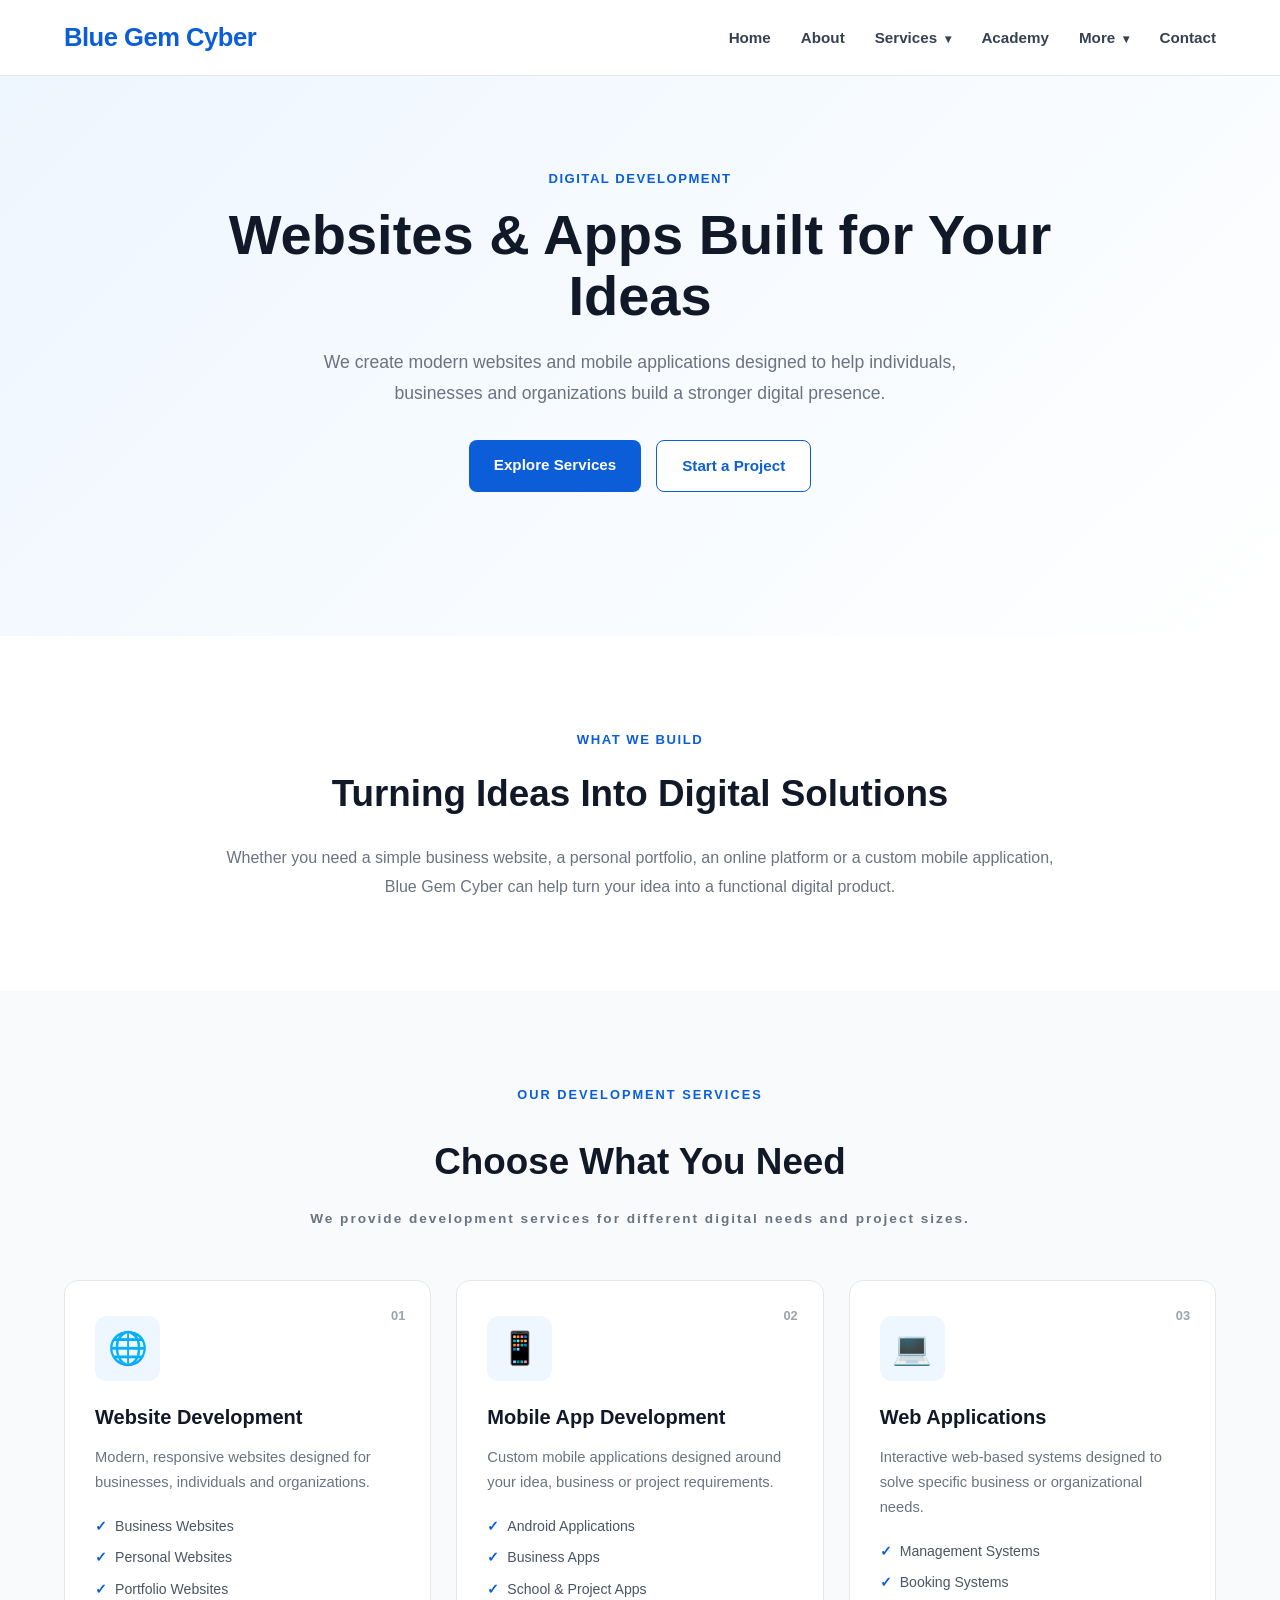
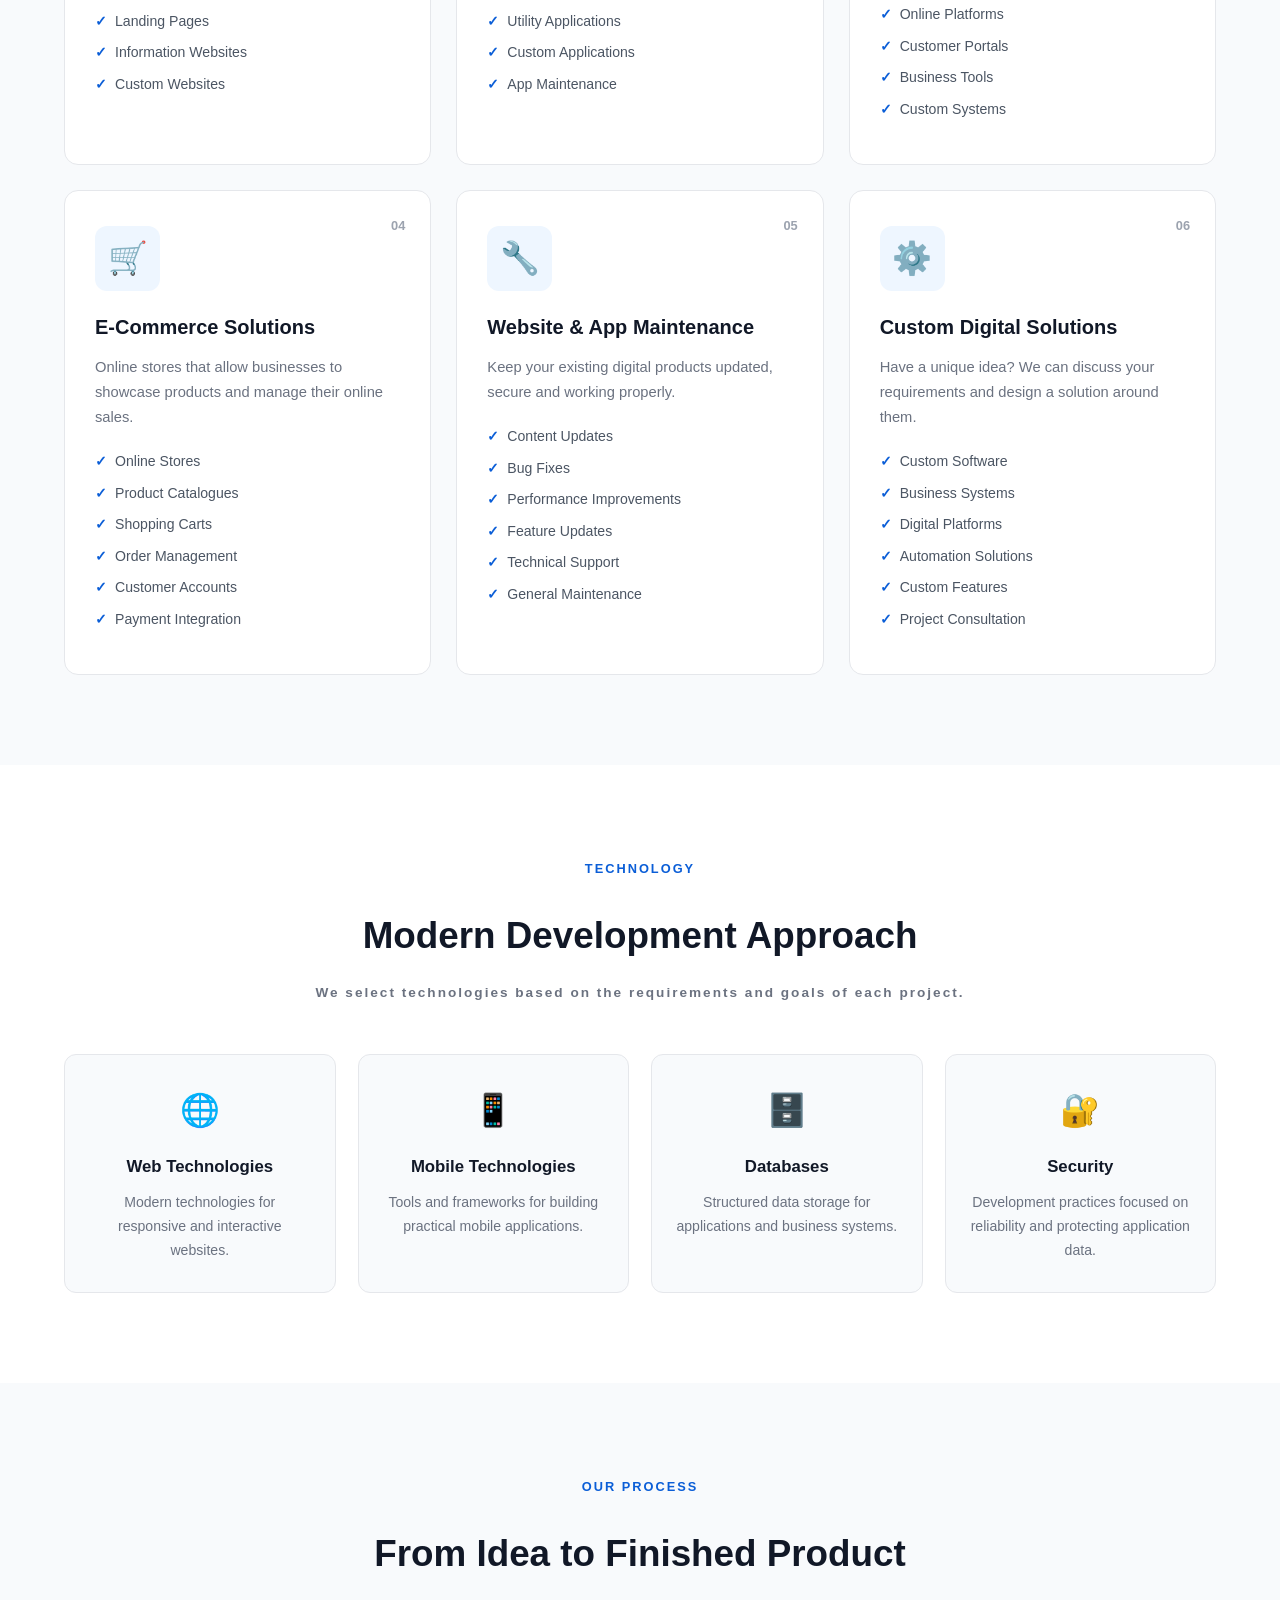
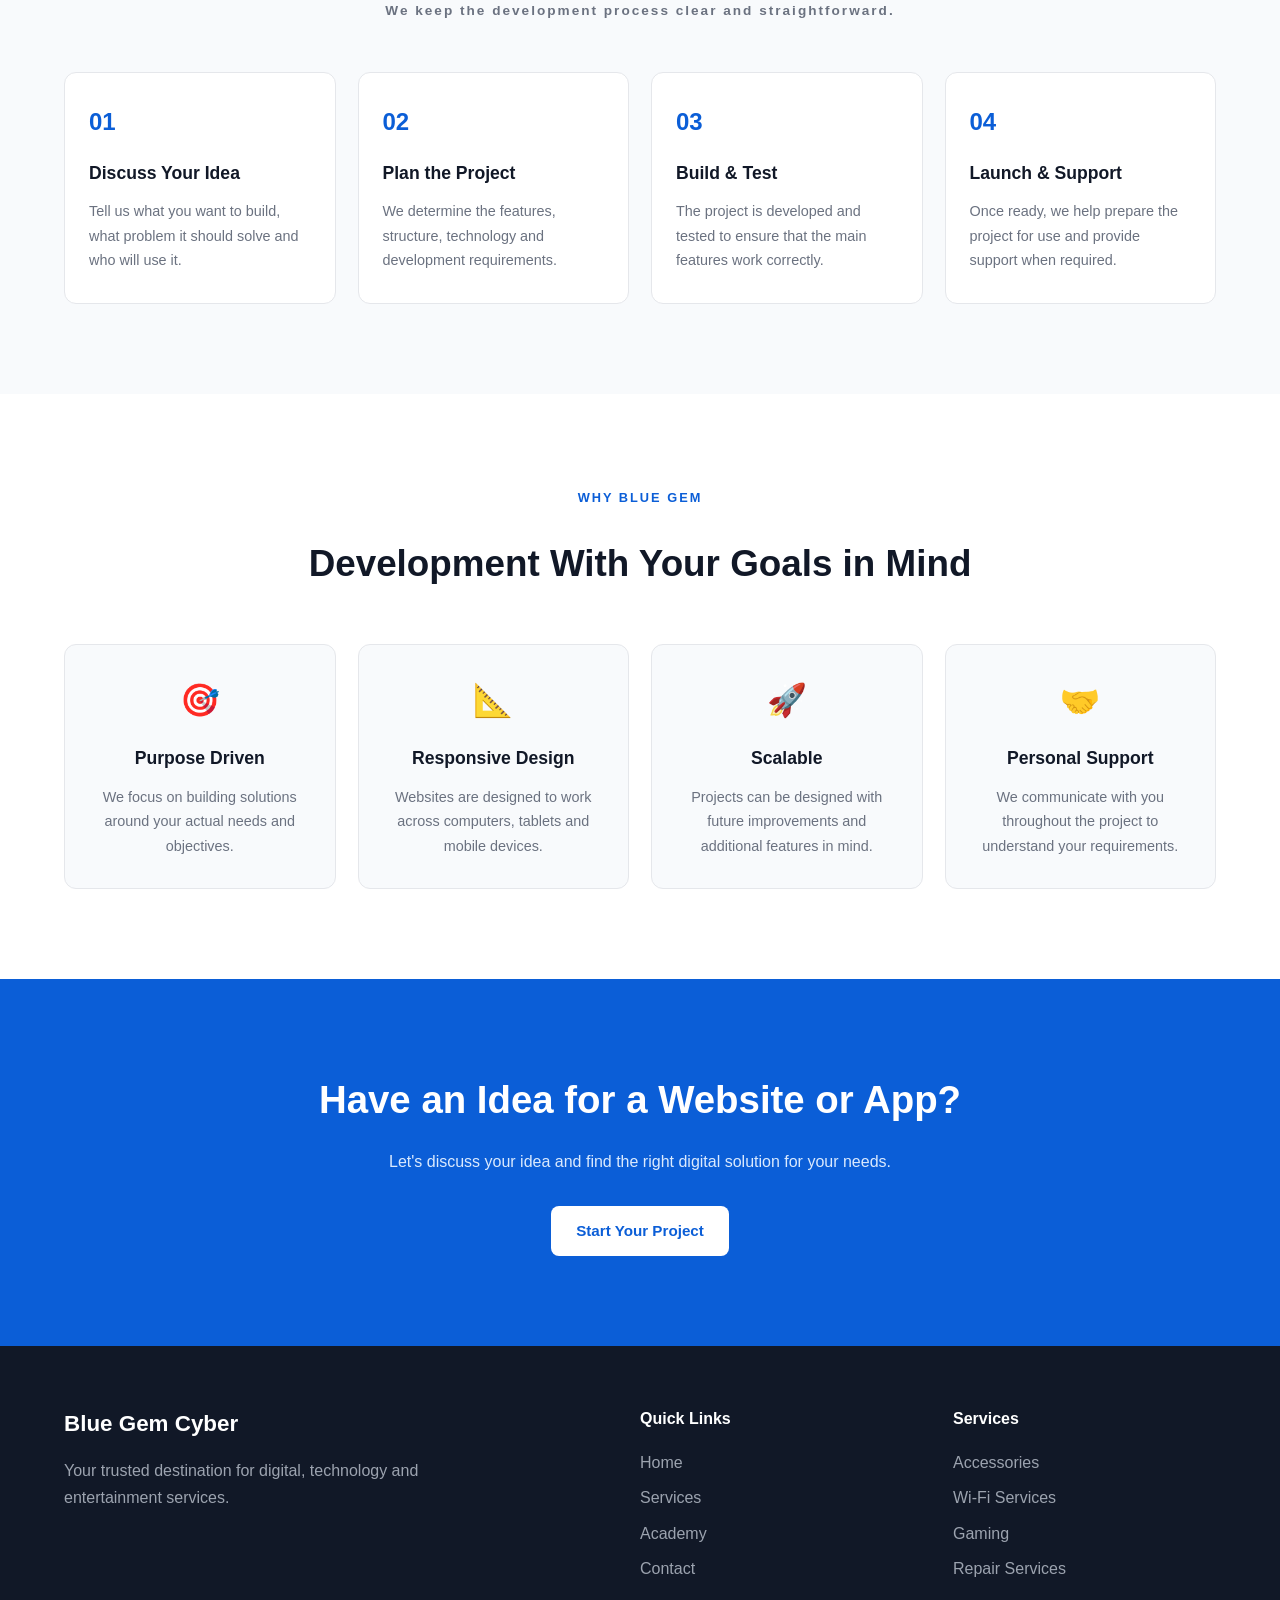
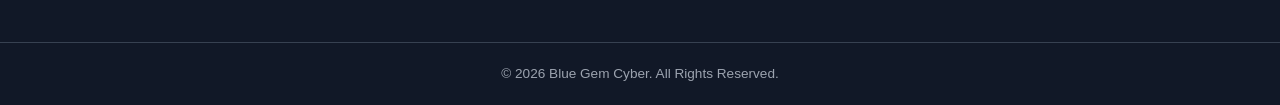
<file: apps-web.html>
<!DOCTYPE html>
<html lang="en">
<head>
    <meta charset="UTF-8">
    <meta name="viewport" content="width=device-width, initial-scale=1.0">

    <title>Apps & Website Creation | Blue Gem Cyber</title>

    <link rel="stylesheet" href="css/global.css">
    <link rel="stylesheet" href="css/apps-web.css">
</head>

<body>

    <!-- HEADER -->
    <header>
        <nav>
    <div class="logo">
        <a href="index.html">Blue Gem Cyber</a>
    </div>

    <ul class="nav-links">

        <li>
            <a href="index.html">Home</a>
        </li>

        <li>
            <a href="about.html">About</a>
        </li>

        <!-- SERVICES DROPDOWN -->
        <li class="dropdown">
            <a href="services.html">
                Services <span class="dropdown-arrow">▾</span>
            </a>

            <ul class="dropdown-menu">

                <li>
                    <a href="services.html">
                        Cyber & Digital Services
                    </a>
                </li>

                <li>
                    <a href="apps-web.html">
                        Website & App Development
                    </a>
                </li>

                <li>
                    <a href="computer-phone-repair.html">
                        Computer & Phone Repair
                    </a>
                </li>

                <li>
                    <a href="wifi.html">
                        Wi-Fi Services
                    </a>
                </li>

                <li>
                    <a href="playstation.html">
                        PlayStation & Gaming
                    </a>
                </li>

                <li>
                    <a href="movies.html">
                        Movies & Series
                    </a>
                </li>

                <li>
                    <a href="accessories.html">
                        Accessories
                    </a>
                </li>

            </ul>
        </li>


        <li>
            <a href="academy.html">Academy</a>
        </li>


        <!-- MORE DROPDOWN -->
        <li class="dropdown">
            <a href="#">
                More <span class="dropdown-arrow">▾</span>
            </a>

            <ul class="dropdown-menu">

                <li>
                    <a href="about.html">
                        About Blue Gem
                    </a>
                </li>

                <li>
                    <a href="contact.html">
                        Contact Us
                    </a>
                </li>

            </ul>
        </li>


        <li>
            <a href="contact.html">Contact</a>
        </li>

    </ul>
</nav>
    </header>


    <!-- HERO -->
    <section class="development-hero">
        <div class="development-hero-content">

            <span class="hero-label">DIGITAL DEVELOPMENT</span>

            <h1>
                Websites & Apps Built for Your Ideas
            </h1>

            <p>
                We create modern websites and mobile applications
                designed to help individuals, businesses and organizations
                build a stronger digital presence.
            </p>

            <div class="hero-buttons">

                <a href="#services" class="btn primary-btn">
                    Explore Services
                </a>

                <a href="contact.html" class="btn secondary-btn">
                    Start a Project
                </a>

            </div>

        </div>
    </section>


    <!-- INTRO -->
    <section class="development-intro">

        <div class="section-container">

            <span class="section-label">WHAT WE BUILD</span>

            <h2>
                Turning Ideas Into Digital Solutions
            </h2>

            <p>
                Whether you need a simple business website, a personal
                portfolio, an online platform or a custom mobile application,
                Blue Gem Cyber can help turn your idea into a functional
                digital product.
            </p>

        </div>

    </section>


    <!-- SERVICES -->
    <section class="development-services" id="services">

        <div class="section-container">

            <div class="section-heading">

                <span class="section-label">
                    OUR DEVELOPMENT SERVICES
                </span>

                <h2>
                    Choose What You Need
                </h2>

                <p>
                    We provide development services for different
                    digital needs and project sizes.
                </p>

            </div>


            <div class="development-grid">

                <!-- WEBSITE -->
                <div class="development-card">

                    <div class="development-icon">
                        🌐
                    </div>

                    <span class="service-number">
                        01
                    </span>

                    <h3>
                        Website Development
                    </h3>

                    <p>
                        Modern, responsive websites designed for
                        businesses, individuals and organizations.
                    </p>

                    <ul>
                        <li>Business Websites</li>
                        <li>Personal Websites</li>
                        <li>Portfolio Websites</li>
                        <li>Landing Pages</li>
                        <li>Information Websites</li>
                        <li>Custom Websites</li>
                    </ul>

                </div>


                <!-- MOBILE APP -->
                <div class="development-card">

                    <div class="development-icon">
                        📱
                    </div>

                    <span class="service-number">
                        02
                    </span>

                    <h3>
                        Mobile App Development
                    </h3>

                    <p>
                        Custom mobile applications designed around
                        your idea, business or project requirements.
                    </p>

                    <ul>
                        <li>Android Applications</li>
                        <li>Business Apps</li>
                        <li>School & Project Apps</li>
                        <li>Utility Applications</li>
                        <li>Custom Applications</li>
                        <li>App Maintenance</li>
                    </ul>

                </div>


                <!-- WEB APPLICATION -->
                <div class="development-card">

                    <div class="development-icon">
                        💻
                    </div>

                    <span class="service-number">
                        03
                    </span>

                    <h3>
                        Web Applications
                    </h3>

                    <p>
                        Interactive web-based systems designed to
                        solve specific business or organizational needs.
                    </p>

                    <ul>
                        <li>Management Systems</li>
                        <li>Booking Systems</li>
                        <li>Online Platforms</li>
                        <li>Customer Portals</li>
                        <li>Business Tools</li>
                        <li>Custom Systems</li>
                    </ul>

                </div>


                <!-- E-COMMERCE -->
                <div class="development-card">

                    <div class="development-icon">
                        🛒
                    </div>

                    <span class="service-number">
                        04
                    </span>

                    <h3>
                        E-Commerce Solutions
                    </h3>

                    <p>
                        Online stores that allow businesses to showcase
                        products and manage their online sales.
                    </p>

                    <ul>
                        <li>Online Stores</li>
                        <li>Product Catalogues</li>
                        <li>Shopping Carts</li>
                        <li>Order Management</li>
                        <li>Customer Accounts</li>
                        <li>Payment Integration</li>
                    </ul>

                </div>


                <!-- MAINTENANCE -->
                <div class="development-card">

                    <div class="development-icon">
                        🔧
                    </div>

                    <span class="service-number">
                        05
                    </span>

                    <h3>
                        Website & App Maintenance
                    </h3>

                    <p>
                        Keep your existing digital products updated,
                        secure and working properly.
                    </p>

                    <ul>
                        <li>Content Updates</li>
                        <li>Bug Fixes</li>
                        <li>Performance Improvements</li>
                        <li>Feature Updates</li>
                        <li>Technical Support</li>
                        <li>General Maintenance</li>
                    </ul>

                </div>


                <!-- CUSTOM -->
                <div class="development-card">

                    <div class="development-icon">
                        ⚙️
                    </div>

                    <span class="service-number">
                        06
                    </span>

                    <h3>
                        Custom Digital Solutions
                    </h3>

                    <p>
                        Have a unique idea? We can discuss your
                        requirements and design a solution around them.
                    </p>

                    <ul>
                        <li>Custom Software</li>
                        <li>Business Systems</li>
                        <li>Digital Platforms</li>
                        <li>Automation Solutions</li>
                        <li>Custom Features</li>
                        <li>Project Consultation</li>
                    </ul>

                </div>

            </div>

        </div>

    </section>


    <!-- TECHNOLOGIES -->
    <section class="technologies">

        <div class="section-container">

            <div class="section-heading">

                <span class="section-label">
                    TECHNOLOGY
                </span>

                <h2>
                    Modern Development Approach
                </h2>

                <p>
                    We select technologies based on the requirements
                    and goals of each project.
                </p>

            </div>


            <div class="technology-grid">

                <div class="technology-card">
                    <span>🌐</span>
                    <h3>Web Technologies</h3>
                    <p>
                        Modern technologies for responsive and
                        interactive websites.
                    </p>
                </div>


                <div class="technology-card">
                    <span>📱</span>
                    <h3>Mobile Technologies</h3>
                    <p>
                        Tools and frameworks for building practical
                        mobile applications.
                    </p>
                </div>


                <div class="technology-card">
                    <span>🗄️</span>
                    <h3>Databases</h3>
                    <p>
                        Structured data storage for applications
                        and business systems.
                    </p>
                </div>


                <div class="technology-card">
                    <span>🔐</span>
                    <h3>Security</h3>
                    <p>
                        Development practices focused on reliability
                        and protecting application data.
                    </p>
                </div>

            </div>

        </div>

    </section>


    <!-- PROCESS -->
    <section class="development-process">

        <div class="section-container">

            <div class="section-heading">

                <span class="section-label">
                    OUR PROCESS
                </span>

                <h2>
                    From Idea to Finished Product
                </h2>

                <p>
                    We keep the development process clear and
                    straightforward.
                </p>

            </div>


            <div class="process-grid">

                <div class="process-card">

                    <span class="process-number">
                        01
                    </span>

                    <h3>
                        Discuss Your Idea
                    </h3>

                    <p>
                        Tell us what you want to build, what problem
                        it should solve and who will use it.
                    </p>

                </div>


                <div class="process-card">

                    <span class="process-number">
                        02
                    </span>

                    <h3>
                        Plan the Project
                    </h3>

                    <p>
                        We determine the features, structure,
                        technology and development requirements.
                    </p>

                </div>


                <div class="process-card">

                    <span class="process-number">
                        03
                    </span>

                    <h3>
                        Build & Test
                    </h3>

                    <p>
                        The project is developed and tested to
                        ensure that the main features work correctly.
                    </p>

                </div>


                <div class="process-card">

                    <span class="process-number">
                        04
                    </span>

                    <h3>
                        Launch & Support
                    </h3>

                    <p>
                        Once ready, we help prepare the project
                        for use and provide support when required.
                    </p>

                </div>

            </div>

        </div>

    </section>


    <!-- WHY BLUE GEM -->
    <section class="why-development">

        <div class="section-container">

            <div class="section-heading">

                <span class="section-label">
                    WHY BLUE GEM
                </span>

                <h2>
                    Development With Your Goals in Mind
                </h2>

            </div>


            <div class="why-grid">

                <div class="why-card">

                    <div class="why-icon">
                        🎯
                    </div>

                    <h3>
                        Purpose Driven
                    </h3>

                    <p>
                        We focus on building solutions around
                        your actual needs and objectives.
                    </p>

                </div>


                <div class="why-card">

                    <div class="why-icon">
                        📐
                    </div>

                    <h3>
                        Responsive Design
                    </h3>

                    <p>
                        Websites are designed to work across
                        computers, tablets and mobile devices.
                    </p>

                </div>


                <div class="why-card">

                    <div class="why-icon">
                        🚀
                    </div>

                    <h3>
                        Scalable
                    </h3>

                    <p>
                        Projects can be designed with future
                        improvements and additional features in mind.
                    </p>

                </div>


                <div class="why-card">

                    <div class="why-icon">
                        🤝
                    </div>

                    <h3>
                        Personal Support
                    </h3>

                    <p>
                        We communicate with you throughout the
                        project to understand your requirements.
                    </p>

                </div>

            </div>

        </div>

    </section>


    <!-- CTA -->
    <section class="development-cta">

        <div class="cta-container">

            <h2>
                Have an Idea for a Website or App?
            </h2>

            <p>
                Let's discuss your idea and find the right digital
                solution for your needs.
            </p>

            <a href="contact.html" class="btn cta-btn">
                Start Your Project
            </a>

        </div>

    </section>


    <!-- FOOTER -->
    <footer>

        <div class="footer-container">

            <div class="footer-brand">

                <h3>
                    Blue Gem Cyber
                </h3>

                <p>
                    Your trusted destination for digital,
                    technology and entertainment services.
                </p>

            </div>


            <div class="footer-links">

                <h4>
                    Quick Links
                </h4>

                <a href="index.html">Home</a>
                <a href="services.html">Services</a>
                <a href="academy.html">Academy</a>
                <a href="contact.html">Contact</a>

            </div>


            <div class="footer-links">

                <h4>
                    Services
                </h4>

                <a href="accessories.html">Accessories</a>
                <a href="wifi.html">Wi-Fi Services</a>
                <a href="playstation.html">Gaming</a>
                <a href="computer-phone-repair.html">
                    Repair Services
                </a>

            </div>

        </div>


        <div class="footer-bottom">

            <p>
                &copy; 2026 Blue Gem Cyber. All Rights Reserved.
            </p>

        </div>

    </footer>


</body>
</html>
</file>
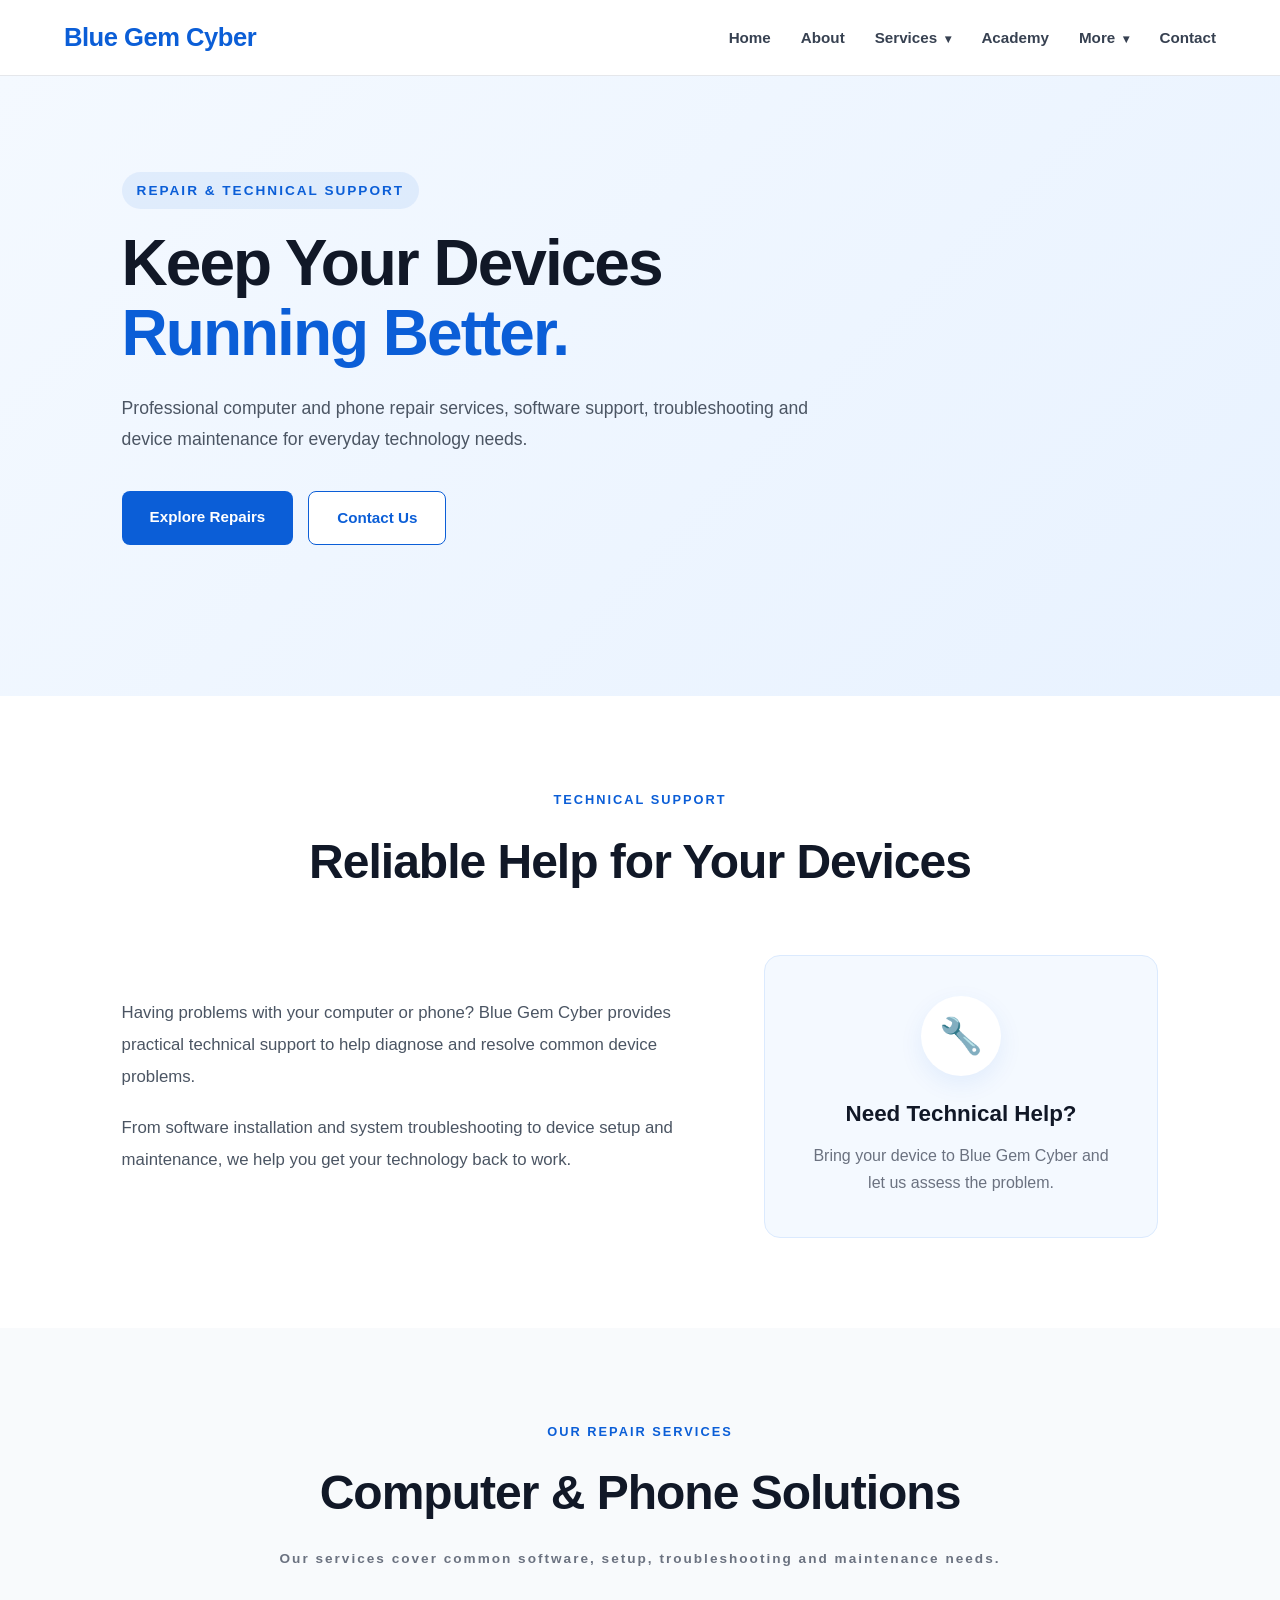
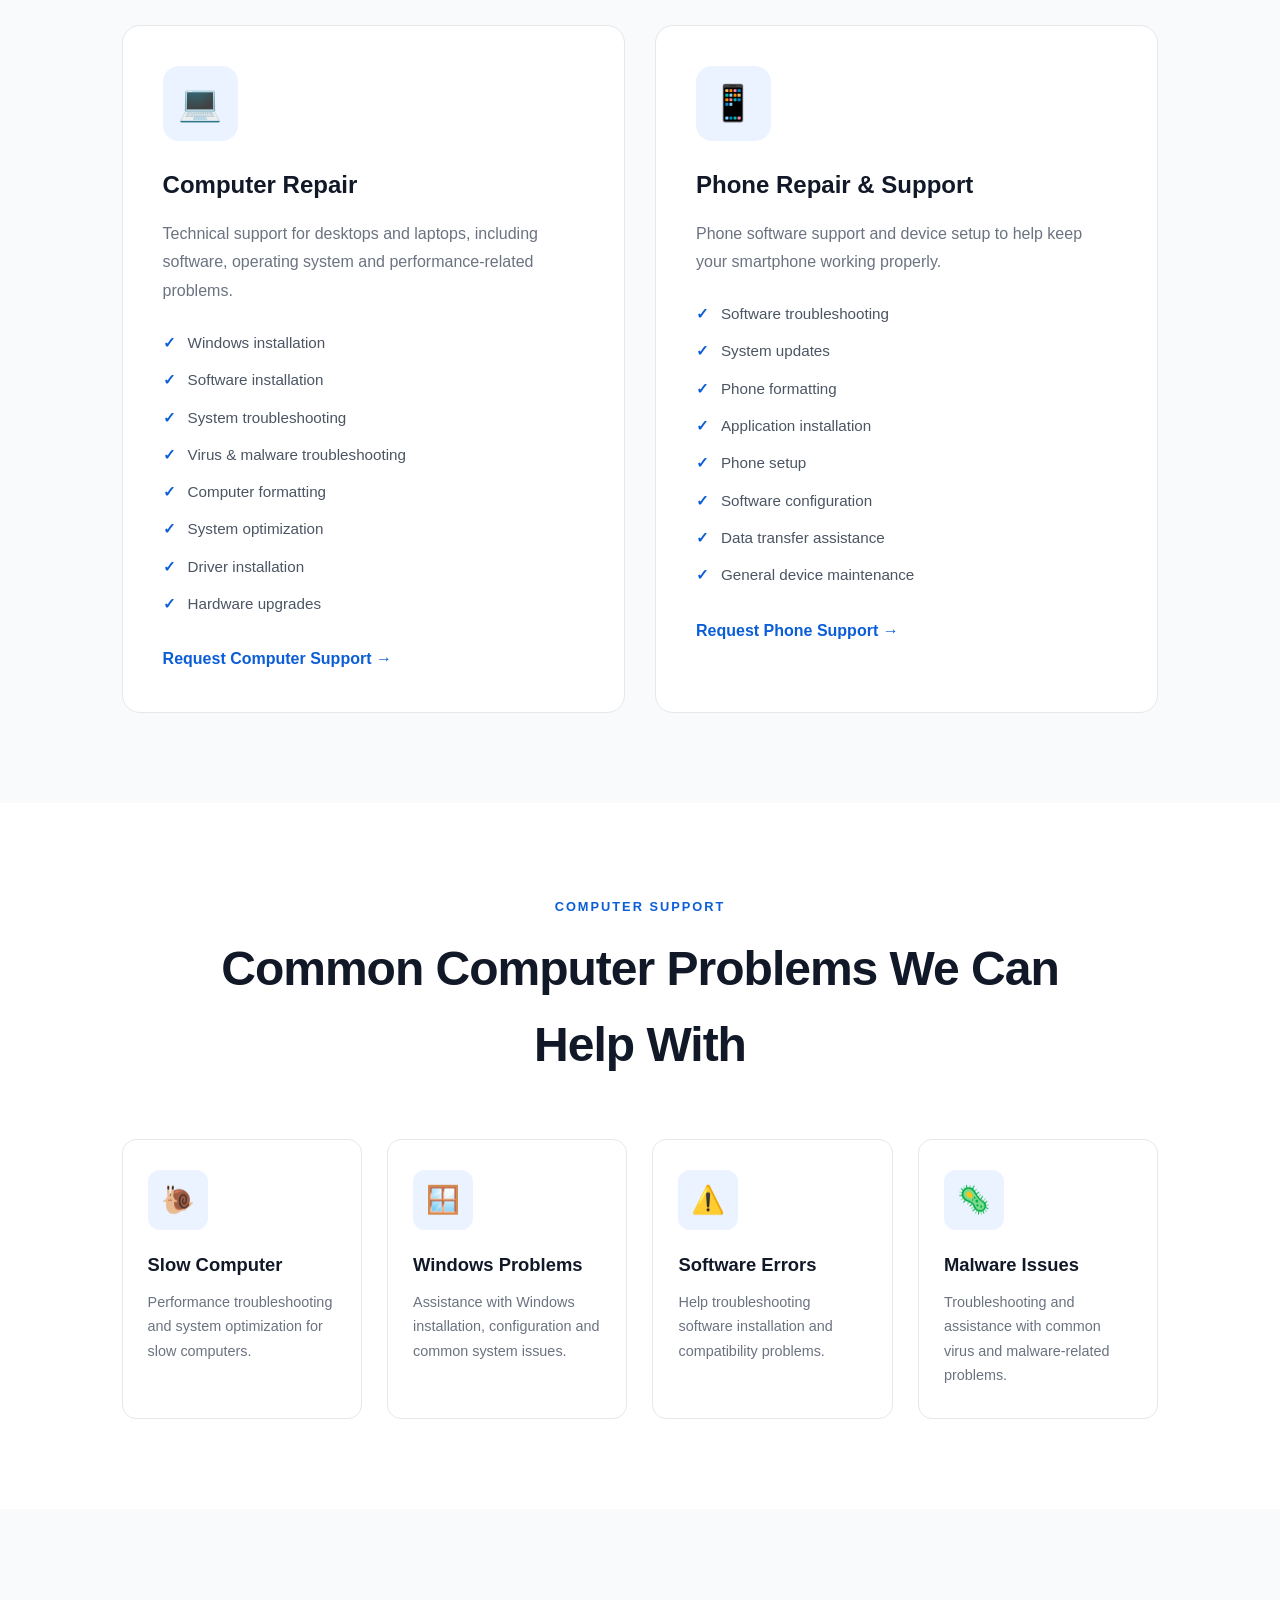
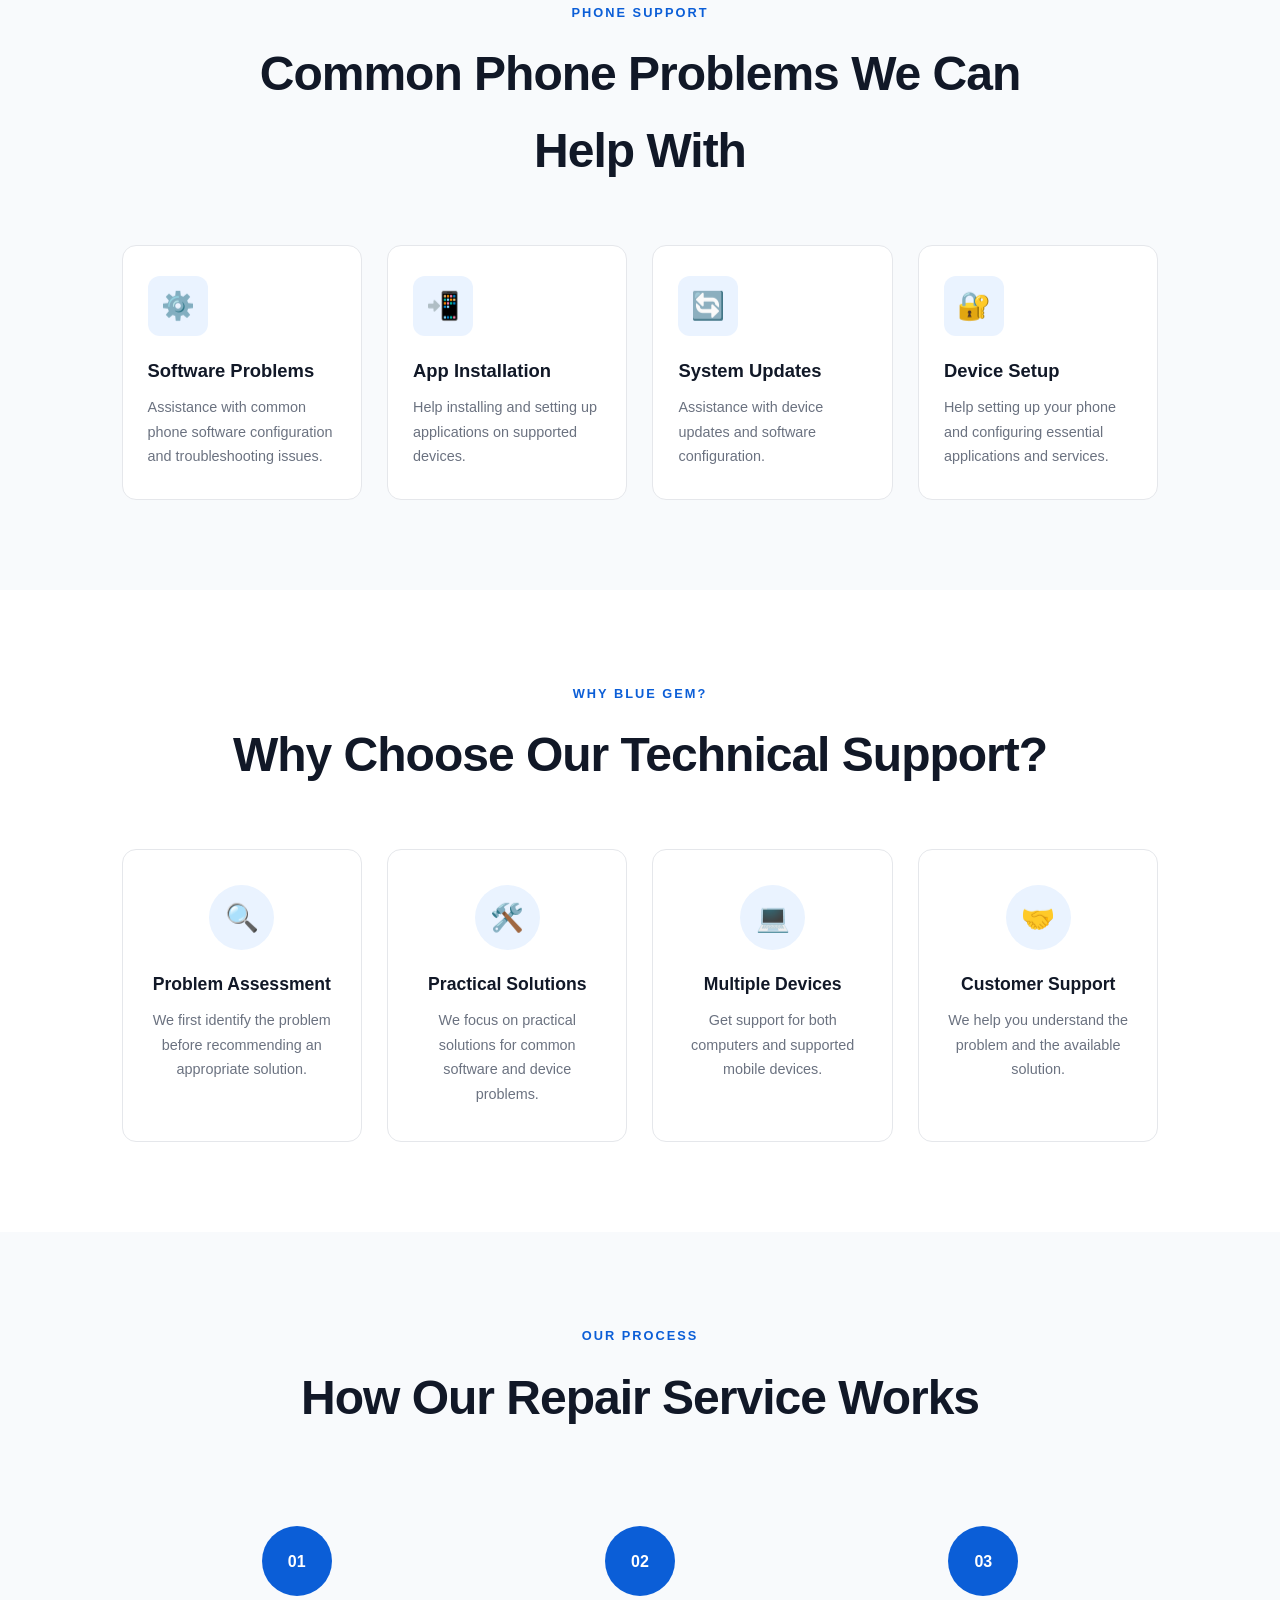
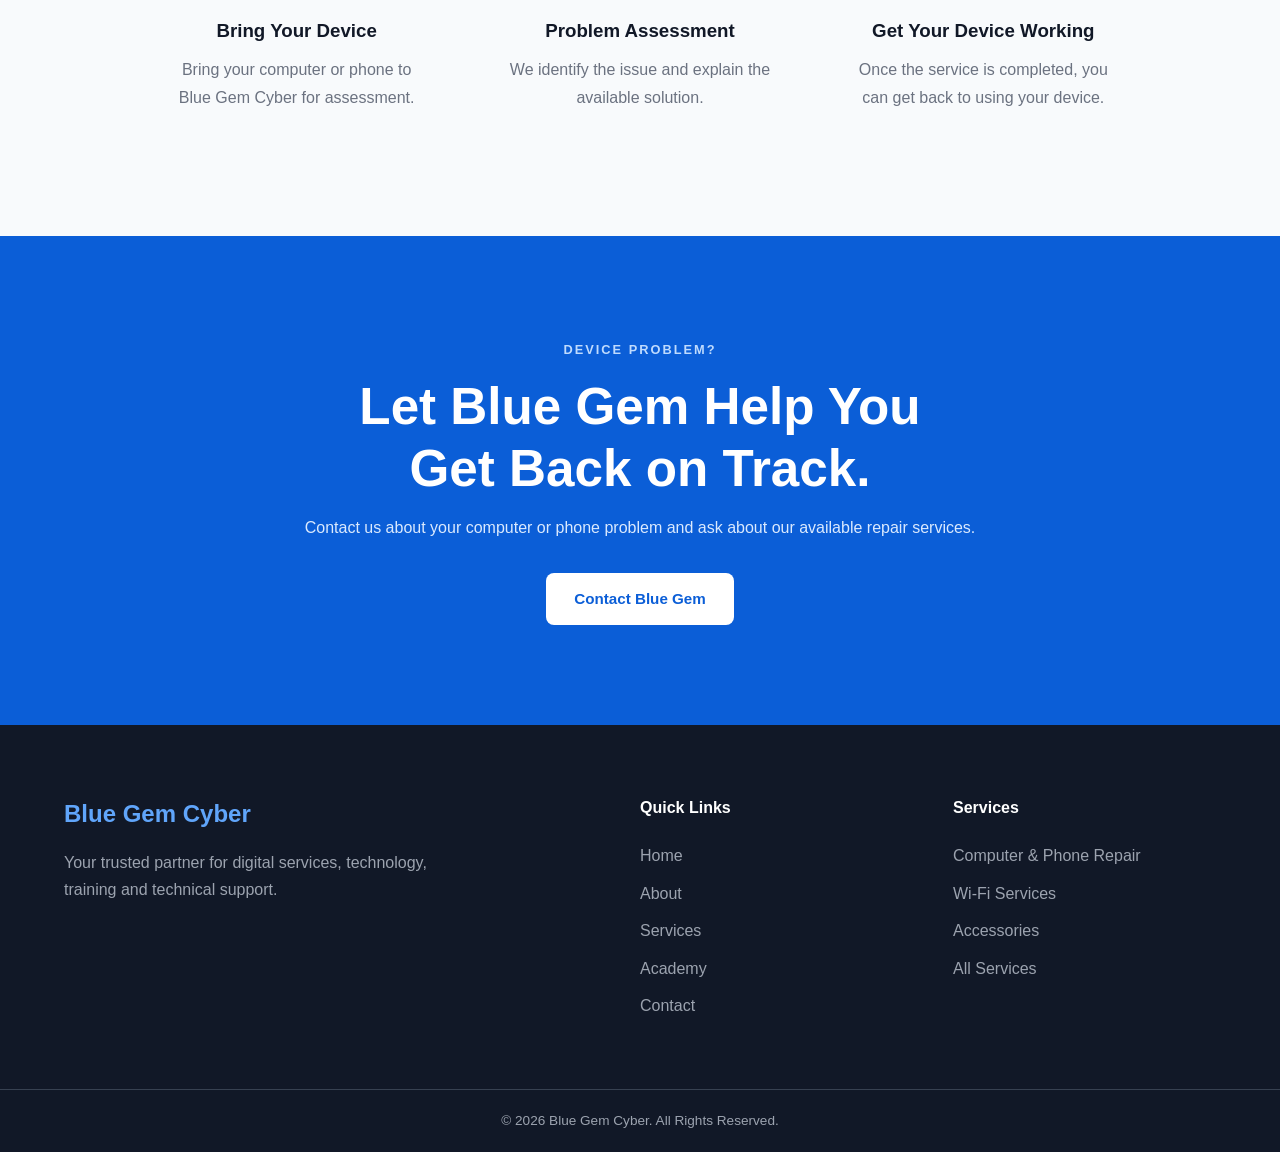
<file: computer-phone-repair.html>
<!DOCTYPE html>
<html lang="en">
<head>
    <meta charset="UTF-8">
    <meta name="viewport" content="width=device-width, initial-scale=1.0">

    <title>Computer & Phone Repair | Blue Gem Cyber</title>

    <link rel="stylesheet" href="css/global.css">
    <link rel="stylesheet" href="css/computer-phone-repair.css">
</head>

<body>

    <!-- HEADER -->
    <header>
        <nav>
    <div class="logo">
        <a href="index.html">Blue Gem Cyber</a>
    </div>

    <ul class="nav-links">

        <li>
            <a href="index.html">Home</a>
        </li>

        <li>
            <a href="about.html">About</a>
        </li>

        <!-- SERVICES DROPDOWN -->
        <li class="dropdown">
            <a href="services.html">
                Services <span class="dropdown-arrow">▾</span>
            </a>

            <ul class="dropdown-menu">

                <li>
                    <a href="services.html">
                        Cyber & Digital Services
                    </a>
                </li>

                <li>
                    <a href="apps-web.html">
                        Website & App Development
                    </a>
                </li>

                <li>
                    <a href="computer-phone-repair.html">
                        Computer & Phone Repair
                    </a>
                </li>

                <li>
                    <a href="wifi.html">
                        Wi-Fi Services
                    </a>
                </li>

                <li>
                    <a href="playstation.html">
                        PlayStation & Gaming
                    </a>
                </li>

                <li>
                    <a href="movies.html">
                        Movies & Series
                    </a>
                </li>

                <li>
                    <a href="accessories.html">
                        Accessories
                    </a>
                </li>

            </ul>
        </li>


        <li>
            <a href="academy.html">Academy</a>
        </li>


        <!-- MORE DROPDOWN -->
        <li class="dropdown">
            <a href="#">
                More <span class="dropdown-arrow">▾</span>
            </a>

            <ul class="dropdown-menu">

                <li>
                    <a href="about.html">
                        About Blue Gem
                    </a>
                </li>

                <li>
                    <a href="contact.html">
                        Contact Us
                    </a>
                </li>

            </ul>
        </li>


        <li>
            <a href="contact.html">Contact</a>
        </li>

    </ul>
</nav>
    </header>


    <!-- HERO -->
    <section class="repair-hero">

        <div class="repair-hero-content">

            <span class="hero-tag">REPAIR & TECHNICAL SUPPORT</span>

            <h1>
                Keep Your Devices
                <span>Running Better.</span>
            </h1>

            <p>
                Professional computer and phone repair services,
                software support, troubleshooting and device maintenance
                for everyday technology needs.
            </p>

            <div class="hero-buttons">
                <a href="#repair-services" class="btn primary-btn">
                    Explore Repairs
                </a>

                <a href="contact.html" class="btn secondary-btn">
                    Contact Us
                </a>
            </div>

        </div>

    </section>


    <!-- INTRO -->
    <section class="repair-intro section-padding">

        <div class="section-heading">

            <span>TECHNICAL SUPPORT</span>

            <h2>Reliable Help for Your Devices</h2>

        </div>

        <div class="intro-content">

            <div class="intro-text">

                <p>
                    Having problems with your computer or phone?
                    Blue Gem Cyber provides practical technical support
                    to help diagnose and resolve common device problems.
                </p>

                <p>
                    From software installation and system troubleshooting
                    to device setup and maintenance, we help you get your
                    technology back to work.
                </p>

            </div>

            <div class="intro-highlight">

                <div class="repair-icon">🔧</div>

                <h3>Need Technical Help?</h3>

                <p>
                    Bring your device to Blue Gem Cyber and let us
                    assess the problem.
                </p>

            </div>

        </div>

    </section>


    <!-- REPAIR SERVICES -->
    <section class="repair-services section-padding" id="repair-services">

        <div class="section-heading">

            <span>OUR REPAIR SERVICES</span>

            <h2>Computer & Phone Solutions</h2>

            <p>
                Our services cover common software, setup,
                troubleshooting and maintenance needs.
            </p>

        </div>


        <div class="repair-grid">

            <!-- COMPUTER -->
            <div class="repair-card computer-card">

                <div class="repair-card-icon">💻</div>

                <h3>Computer Repair</h3>

                <p>
                    Technical support for desktops and laptops,
                    including software, operating system and
                    performance-related problems.
                </p>

                <ul>
                    <li>Windows installation</li>
                    <li>Software installation</li>
                    <li>System troubleshooting</li>
                    <li>Virus & malware troubleshooting</li>
                    <li>Computer formatting</li>
                    <li>System optimization</li>
                    <li>Driver installation</li>
                    <li>Hardware upgrades</li>
                </ul>

                <a href="contact.html" class="repair-link">
                    Request Computer Support →
                </a>

            </div>


            <!-- PHONE -->
            <div class="repair-card phone-card">

                <div class="repair-card-icon">📱</div>

                <h3>Phone Repair & Support</h3>

                <p>
                    Phone software support and device setup to help
                    keep your smartphone working properly.
                </p>

                <ul>
                    <li>Software troubleshooting</li>
                    <li>System updates</li>
                    <li>Phone formatting</li>
                    <li>Application installation</li>
                    <li>Phone setup</li>
                    <li>Software configuration</li>
                    <li>Data transfer assistance</li>
                    <li>General device maintenance</li>
                </ul>

                <a href="contact.html" class="repair-link">
                    Request Phone Support →
                </a>

            </div>

        </div>

    </section>


    <!-- COMPUTER PROBLEMS -->
    <section class="common-problems section-padding">

        <div class="section-heading">

            <span>COMPUTER SUPPORT</span>

            <h2>Common Computer Problems We Can Help With</h2>

        </div>

        <div class="problems-grid">

            <div class="problem-card">
                <div class="problem-icon">🐌</div>
                <h3>Slow Computer</h3>
                <p>
                    Performance troubleshooting and system
                    optimization for slow computers.
                </p>
            </div>

            <div class="problem-card">
                <div class="problem-icon">🪟</div>
                <h3>Windows Problems</h3>
                <p>
                    Assistance with Windows installation,
                    configuration and common system issues.
                </p>
            </div>

            <div class="problem-card">
                <div class="problem-icon">⚠️</div>
                <h3>Software Errors</h3>
                <p>
                    Help troubleshooting software installation
                    and compatibility problems.
                </p>
            </div>

            <div class="problem-card">
                <div class="problem-icon">🦠</div>
                <h3>Malware Issues</h3>
                <p>
                    Troubleshooting and assistance with common
                    virus and malware-related problems.
                </p>
            </div>

        </div>

    </section>


    <!-- PHONE PROBLEMS -->
    <section class="phone-problems section-padding">

        <div class="section-heading">

            <span>PHONE SUPPORT</span>

            <h2>Common Phone Problems We Can Help With</h2>

        </div>

        <div class="problems-grid">

            <div class="problem-card">

                <div class="problem-icon">⚙️</div>

                <h3>Software Problems</h3>

                <p>
                    Assistance with common phone software
                    configuration and troubleshooting issues.
                </p>

            </div>


            <div class="problem-card">

                <div class="problem-icon">📲</div>

                <h3>App Installation</h3>

                <p>
                    Help installing and setting up applications
                    on supported devices.
                </p>

            </div>


            <div class="problem-card">

                <div class="problem-icon">🔄</div>

                <h3>System Updates</h3>

                <p>
                    Assistance with device updates and
                    software configuration.
                </p>

            </div>


            <div class="problem-card">

                <div class="problem-icon">🔐</div>

                <h3>Device Setup</h3>

                <p>
                    Help setting up your phone and configuring
                    essential applications and services.
                </p>

            </div>

        </div>

    </section>


    <!-- WHY CHOOSE US -->
    <section class="repair-benefits section-padding">

        <div class="section-heading">

            <span>WHY BLUE GEM?</span>

            <h2>Why Choose Our Technical Support?</h2>

        </div>

        <div class="benefits-grid">

            <div class="benefit-card">

                <div class="benefit-icon">🔍</div>

                <h3>Problem Assessment</h3>

                <p>
                    We first identify the problem before recommending
                    an appropriate solution.
                </p>

            </div>


            <div class="benefit-card">

                <div class="benefit-icon">🛠️</div>

                <h3>Practical Solutions</h3>

                <p>
                    We focus on practical solutions for common
                    software and device problems.
                </p>

            </div>


            <div class="benefit-card">

                <div class="benefit-icon">💻</div>

                <h3>Multiple Devices</h3>

                <p>
                    Get support for both computers and supported
                    mobile devices.
                </p>

            </div>


            <div class="benefit-card">

                <div class="benefit-icon">🤝</div>

                <h3>Customer Support</h3>

                <p>
                    We help you understand the problem and the
                    available solution.
                </p>

            </div>

        </div>

    </section>


    <!-- HOW IT WORKS -->
    <section class="repair-process section-padding">

        <div class="section-heading">

            <span>OUR PROCESS</span>

            <h2>How Our Repair Service Works</h2>

        </div>

        <div class="steps-grid">

            <div class="step-card">

                <div class="step-number">01</div>

                <h3>Bring Your Device</h3>

                <p>
                    Bring your computer or phone to Blue Gem Cyber
                    for assessment.
                </p>

            </div>


            <div class="step-card">

                <div class="step-number">02</div>

                <h3>Problem Assessment</h3>

                <p>
                    We identify the issue and explain the available
                    solution.
                </p>

            </div>


            <div class="step-card">

                <div class="step-number">03</div>

                <h3>Get Your Device Working</h3>

                <p>
                    Once the service is completed, you can get back
                    to using your device.
                </p>

            </div>

        </div>

    </section>


    <!-- CTA -->
    <section class="repair-cta">

        <div class="cta-content">

            <span>DEVICE PROBLEM?</span>

            <h2>
                Let Blue Gem Help You
                <strong>Get Back on Track.</strong>
            </h2>

            <p>
                Contact us about your computer or phone problem
                and ask about our available repair services.
            </p>

            <a href="contact.html" class="btn cta-btn">
                Contact Blue Gem
            </a>

        </div>

    </section>


    <!-- FOOTER -->
    <footer>

        <div class="footer-content">

            <div class="footer-brand">

                <h3>Blue Gem Cyber</h3>

                <p>
                    Your trusted partner for digital services,
                    technology, training and technical support.
                </p>

            </div>


            <div class="footer-links">

                <h4>Quick Links</h4>

                <a href="index.html">Home</a>
                <a href="about.html">About</a>
                <a href="services.html">Services</a>
                <a href="academy.html">Academy</a>
                <a href="contact.html">Contact</a>

            </div>


            <div class="footer-links">

                <h4>Services</h4>

                <a href="computer-phone-repair.html">
                    Computer & Phone Repair
                </a>

                <a href="wifi.html">
                    Wi-Fi Services
                </a>

                <a href="accessories.html">
                    Accessories
                </a>

                <a href="services.html">
                    All Services
                </a>

            </div>

        </div>


        <div class="footer-bottom">

            <p>
                © 2026 Blue Gem Cyber. All Rights Reserved.
            </p>

        </div>

    </footer>

</body>
</html>
</file>
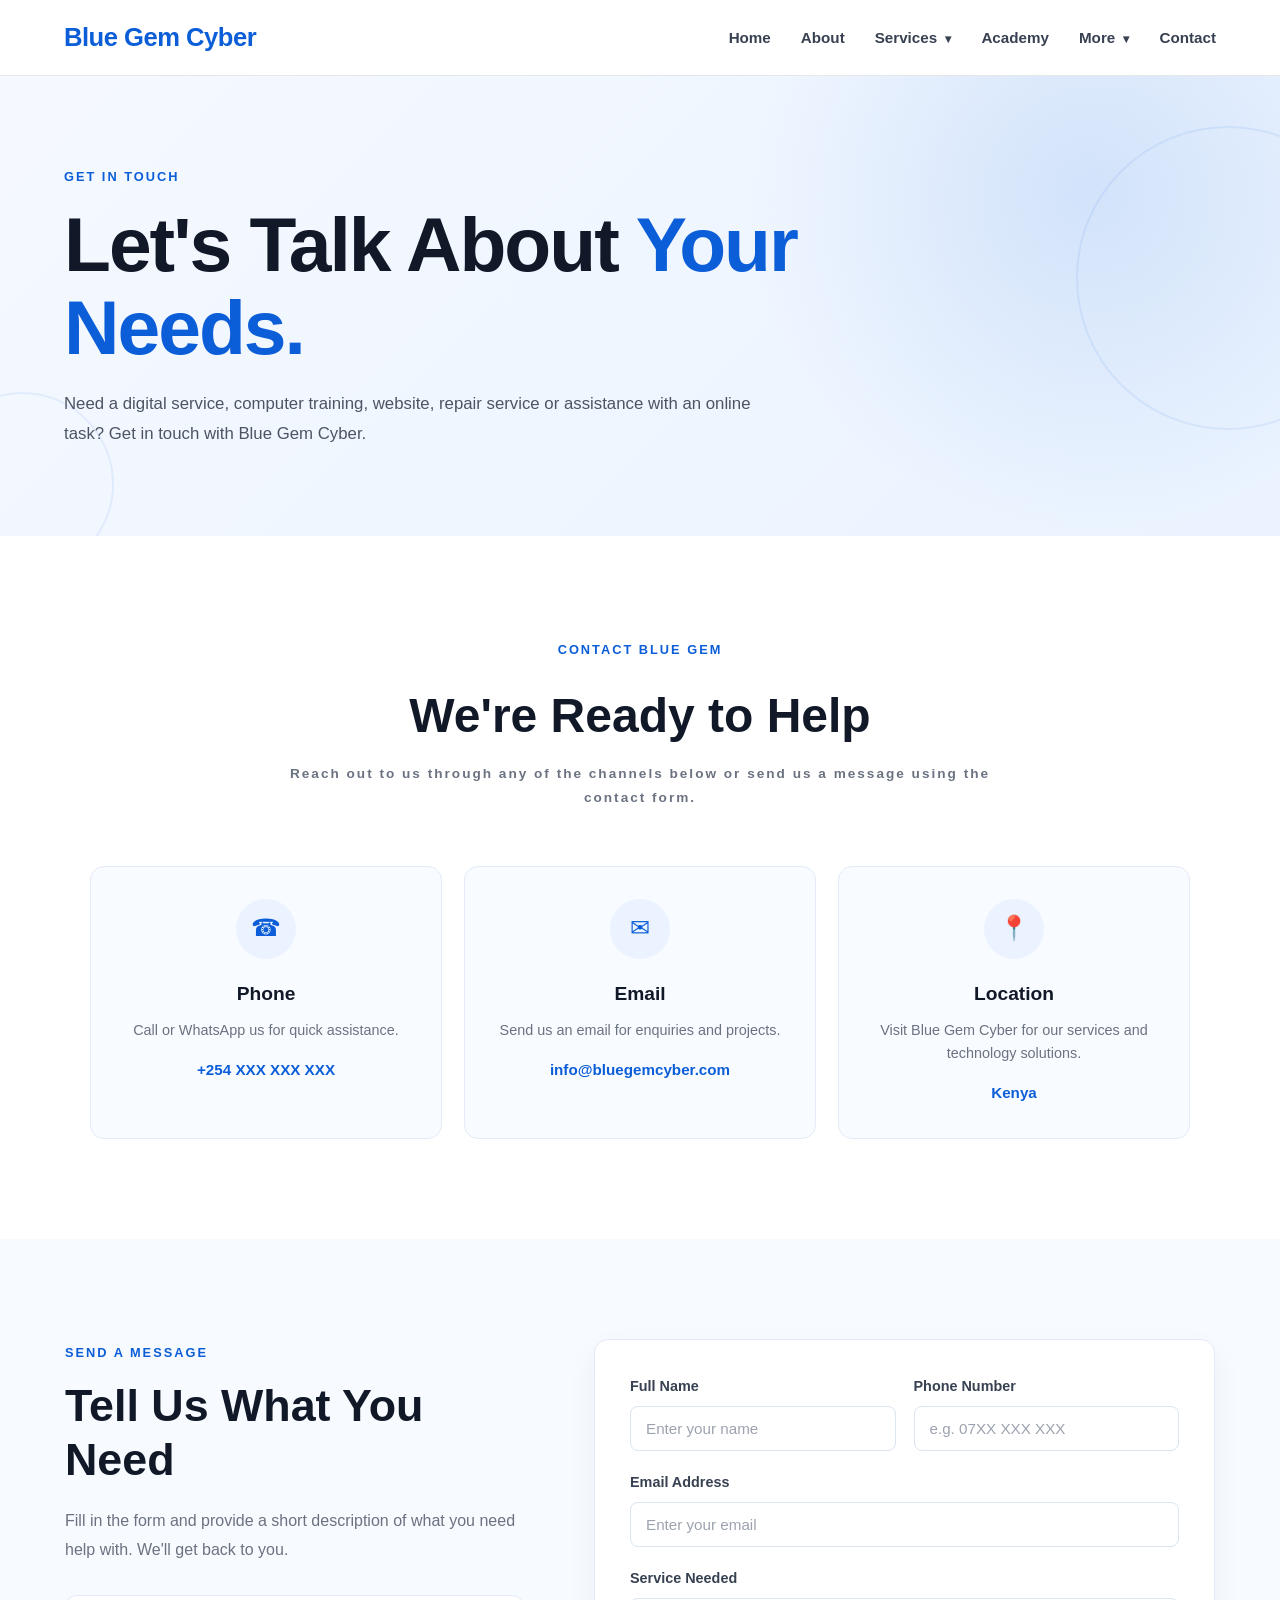
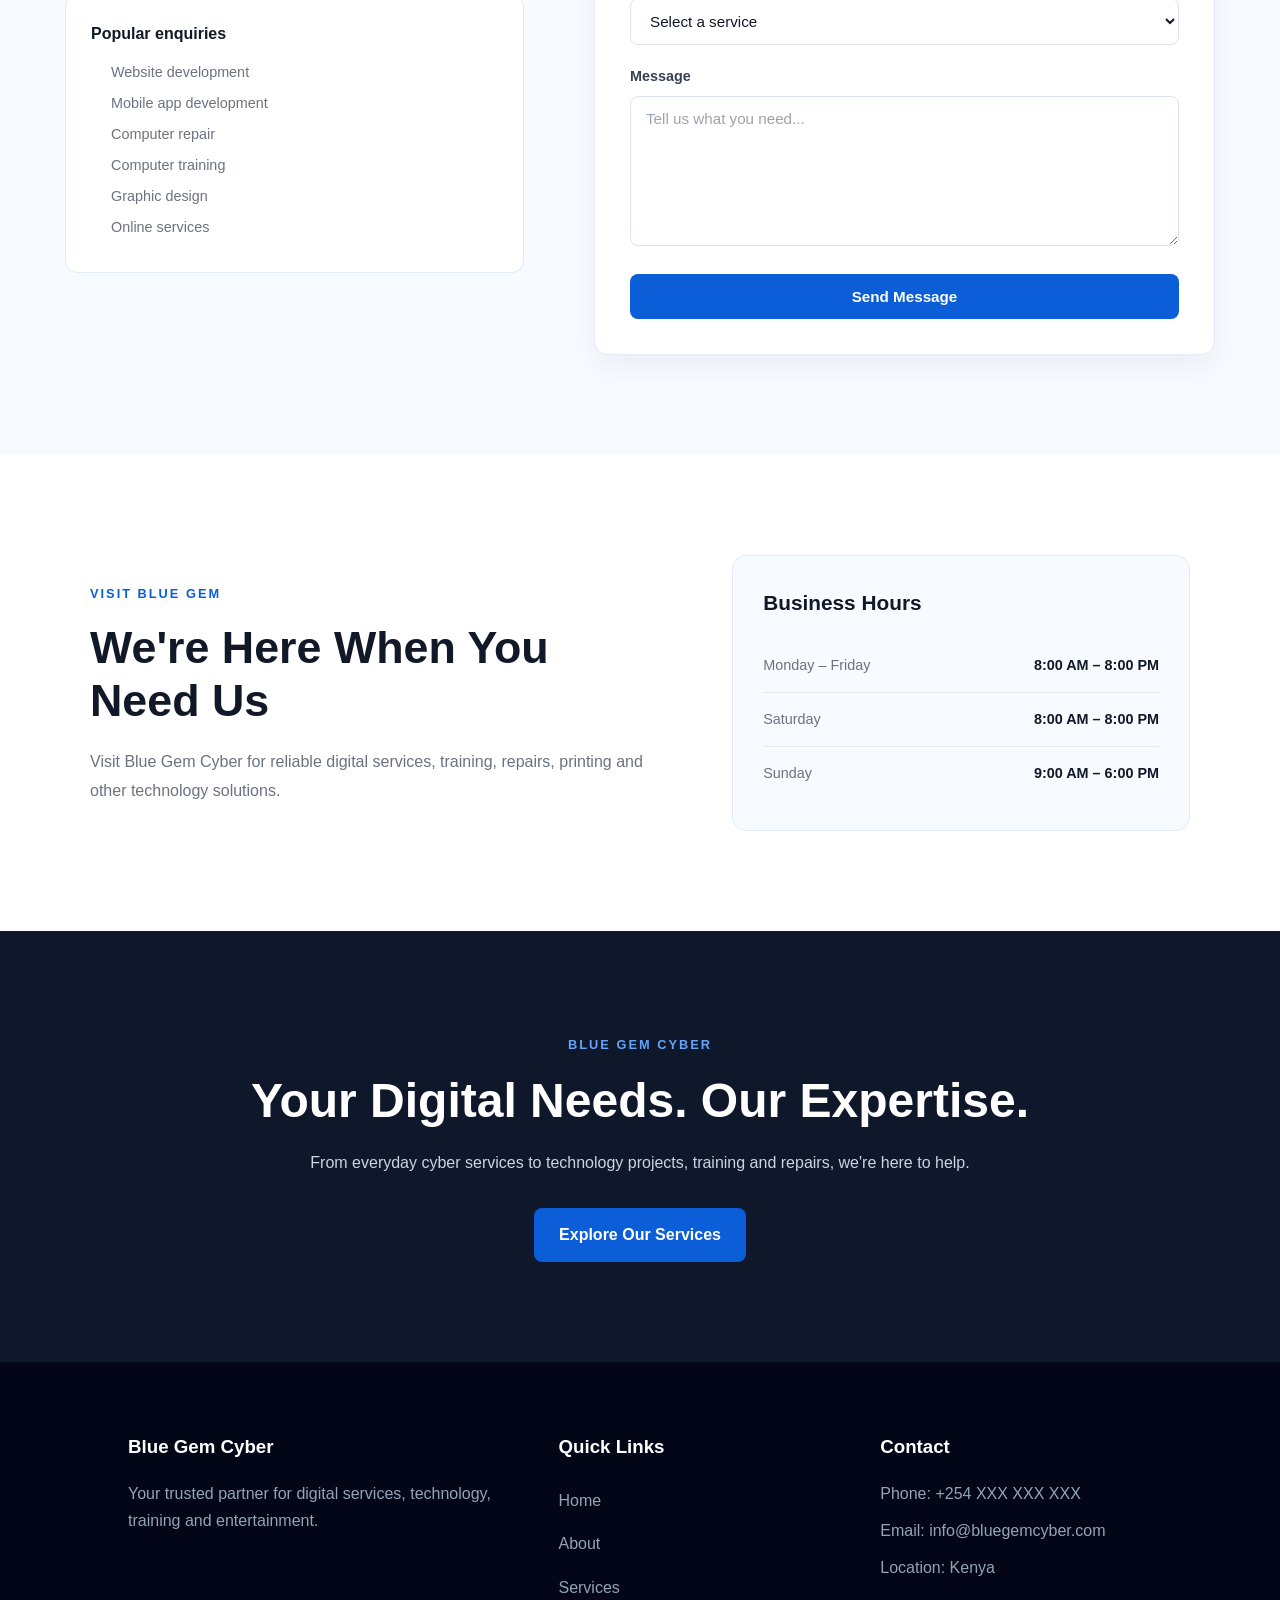
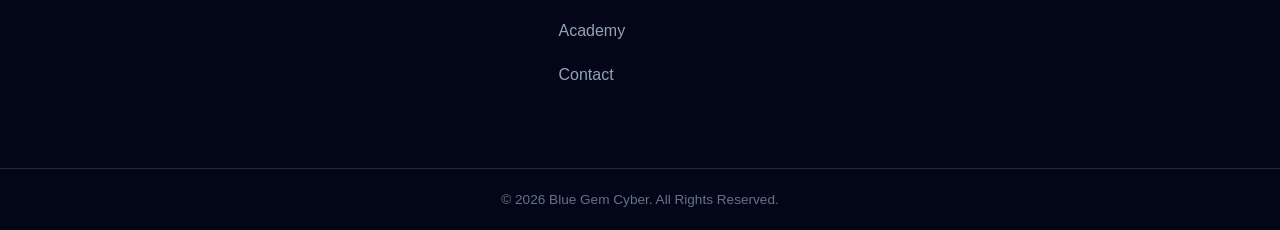
<file: contact.html>
<!DOCTYPE html>
<html lang="en">
<head>
    <meta charset="UTF-8">
    <meta name="viewport" content="width=device-width, initial-scale=1.0">

    <title>Contact Us | Blue Gem Cyber</title>

    <link rel="stylesheet" href="css/global.css">
    <link rel="stylesheet" href="css/contact.css">
</head>

<body>

    <!-- ================= HEADER ================= -->

    <header>
        <nav>
    <div class="logo">
        <a href="index.html">Blue Gem Cyber</a>
    </div>

    <ul class="nav-links">

        <li>
            <a href="index.html">Home</a>
        </li>

        <li>
            <a href="about.html">About</a>
        </li>

        <!-- SERVICES DROPDOWN -->
        <li class="dropdown">
            <a href="services.html">
                Services <span class="dropdown-arrow">▾</span>
            </a>

            <ul class="dropdown-menu">

                <li>
                    <a href="services.html">
                        Cyber & Digital Services
                    </a>
                </li>

                <li>
                    <a href="apps-web.html">
                        Website & App Development
                    </a>
                </li>

                <li>
                    <a href="computer-phone-repair.html">
                        Computer & Phone Repair
                    </a>
                </li>

                <li>
                    <a href="wifi.html">
                        Wi-Fi Services
                    </a>
                </li>

                <li>
                    <a href="playstation.html">
                        PlayStation & Gaming
                    </a>
                </li>

                <li>
                    <a href="movies.html">
                        Movies & Series
                    </a>
                </li>

                <li>
                    <a href="accessories.html">
                        Accessories
                    </a>
                </li>

            </ul>
        </li>


        <li>
            <a href="academy.html">Academy</a>
        </li>


        <!-- MORE DROPDOWN -->
        <li class="dropdown">
            <a href="#">
                More <span class="dropdown-arrow">▾</span>
            </a>

            <ul class="dropdown-menu">

                <li>
                    <a href="about.html">
                        About Blue Gem
                    </a>
                </li>

                <li>
                    <a href="contact.html">
                        Contact Us
                    </a>
                </li>

            </ul>
        </li>


        <li>
            <a href="contact.html">Contact</a>
        </li>

    </ul>
</nav>
    </header>


    <!-- ================= CONTACT HERO ================= -->

    <section class="contact-hero">

        <div class="contact-hero-content">

            <span class="section-tag">
                GET IN TOUCH
            </span>

            <h1>
                Let's Talk About <span>Your Needs.</span>
            </h1>

            <p>
                Need a digital service, computer training, website,
                repair service or assistance with an online task?
                Get in touch with Blue Gem Cyber.
            </p>

        </div>

    </section>


    <!-- ================= CONTACT INFORMATION ================= -->

    <section class="contact-section">

        <div class="section-heading">

            <span class="section-tag">
                CONTACT BLUE GEM
            </span>

            <h2>
                We're Ready to Help
            </h2>

            <p>
                Reach out to us through any of the channels below or
                send us a message using the contact form.
            </p>

        </div>


        <div class="contact-grid">


            <!-- PHONE -->

            <div class="contact-card">

                <div class="contact-icon">
                    ☎
                </div>

                <h3>
                    Phone
                </h3>

                <p>
                    Call or WhatsApp us for quick assistance.
                </p>

                <a href="tel:+254000000000">
                    +254 XXX XXX XXX
                </a>

            </div>


            <!-- EMAIL -->

            <div class="contact-card">

                <div class="contact-icon">
                    ✉
                </div>

                <h3>
                    Email
                </h3>

                <p>
                    Send us an email for enquiries and projects.
                </p>

                <a href="mailto:info@bluegemcyber.com">
                    info@bluegemcyber.com
                </a>

            </div>


            <!-- LOCATION -->

            <div class="contact-card">

                <div class="contact-icon">
                    📍
                </div>

                <h3>
                    Location
                </h3>

                <p>
                    Visit Blue Gem Cyber for our services and
                    technology solutions.
                </p>

                <span>
                    Kenya
                </span>

            </div>


        </div>

    </section>


    <!-- ================= CONTACT FORM ================= -->

    <section class="contact-form-section">

        <div class="contact-form-wrapper">


            <div class="form-intro">

                <span class="section-tag">
                    SEND A MESSAGE
                </span>

                <h2>
                    Tell Us What You Need
                </h2>

                <p>
                    Fill in the form and provide a short description
                    of what you need help with. We'll get back to you.
                </p>

                <div class="form-note">

                    <strong>
                        Popular enquiries
                    </strong>

                    <ul>
                        <li>Website development</li>
                        <li>Mobile app development</li>
                        <li>Computer repair</li>
                        <li>Computer training</li>
                        <li>Graphic design</li>
                        <li>Online services</li>
                    </ul>

                </div>

            </div>


            <form class="contact-form" action="#" method="post">

                <div class="form-row">

                    <div class="form-group">

                        <label for="name">
                            Full Name
                        </label>

                        <input
                            type="text"
                            id="name"
                            name="name"
                            placeholder="Enter your name"
                            required
                        >

                    </div>


                    <div class="form-group">

                        <label for="phone">
                            Phone Number
                        </label>

                        <input
                            type="tel"
                            id="phone"
                            name="phone"
                            placeholder="e.g. 07XX XXX XXX"
                            required
                        >

                    </div>

                </div>


                <div class="form-group">

                    <label for="email">
                        Email Address
                    </label>

                    <input
                        type="email"
                        id="email"
                        name="email"
                        placeholder="Enter your email"
                    >

                </div>


                <div class="form-group">

                    <label for="service">
                        Service Needed
                    </label>

                    <select id="service" name="service">

                        <option value="">
                            Select a service
                        </option>

                        <option value="cyber">
                            Cyber & Digital Services
                        </option>

                        <option value="academy">
                            Blue Gem Academy
                        </option>

                        <option value="website">
                            Website Development
                        </option>

                        <option value="app">
                            Mobile App Development
                        </option>

                        <option value="computer-repair">
                            Computer Repair
                        </option>

                        <option value="phone-repair">
                            Phone Repair
                        </option>

                        <option value="wifi">
                            Wi-Fi Services
                        </option>

                        <option value="gaming">
                            PlayStation & Gaming
                        </option>

                        <option value="design">
                            Graphic Design & Photo Editing
                        </option>

                        <option value="printing">
                            Printing & Document Services
                        </option>

                        <option value="other">
                            Other
                        </option>

                    </select>

                </div>


                <div class="form-group">

                    <label for="message">
                        Message
                    </label>

                    <textarea
                        id="message"
                        name="message"
                        rows="6"
                        placeholder="Tell us what you need..."
                        required
                    ></textarea>

                </div>


                <button type="submit" class="btn-primary">
                    Send Message
                </button>

            </form>

        </div>

    </section>


    <!-- ================= BUSINESS HOURS ================= -->

    <section class="business-section">

        <div class="business-content">

            <div>

                <span class="section-tag">
                    VISIT BLUE GEM
                </span>

                <h2>
                    We're Here When You Need Us
                </h2>

                <p>
                    Visit Blue Gem Cyber for reliable digital services,
                    training, repairs, printing and other technology
                    solutions.
                </p>

            </div>


            <div class="hours-card">

                <h3>
                    Business Hours
                </h3>

                <div class="hours-row">
                    <span>Monday – Friday</span>
                    <strong>8:00 AM – 8:00 PM</strong>
                </div>

                <div class="hours-row">
                    <span>Saturday</span>
                    <strong>8:00 AM – 8:00 PM</strong>
                </div>

                <div class="hours-row">
                    <span>Sunday</span>
                    <strong>9:00 AM – 6:00 PM</strong>
                </div>

            </div>

        </div>

    </section>


    <!-- ================= CTA ================= -->

    <section class="contact-cta">

        <div class="contact-cta-content">

            <span class="section-tag">
                BLUE GEM CYBER
            </span>

            <h2>
                Your Digital Needs. Our Expertise.
            </h2>

            <p>
                From everyday cyber services to technology projects,
                training and repairs, we're here to help.
            </p>

            <a href="services.html" class="btn-primary">
                Explore Our Services
            </a>

        </div>

    </section>


    <!-- ================= FOOTER ================= -->

    <footer>

        <div class="footer-content">

            <div class="footer-about">

                <h3>
                    Blue Gem Cyber
                </h3>

                <p>
                    Your trusted partner for digital services,
                    technology, training and entertainment.
                </p>

            </div>


            <div class="footer-links">

                <h3>
                    Quick Links
                </h3>

                <a href="index.html">Home</a>
                <a href="about.html">About</a>
                <a href="services.html">Services</a>
                <a href="academy.html">Academy</a>
                <a href="contact.html">Contact</a>

            </div>


            <div class="footer-contact">

                <h3>
                    Contact
                </h3>

                <p>
                    Phone: +254 XXX XXX XXX
                </p>

                <p>
                    Email: info@bluegemcyber.com
                </p>

                <p>
                    Location: Kenya
                </p>

            </div>

        </div>


        <div class="footer-bottom">

            <p>
                © 2026 Blue Gem Cyber. All Rights Reserved.
            </p>

        </div>

    </footer>


</body>
</html>
</file>
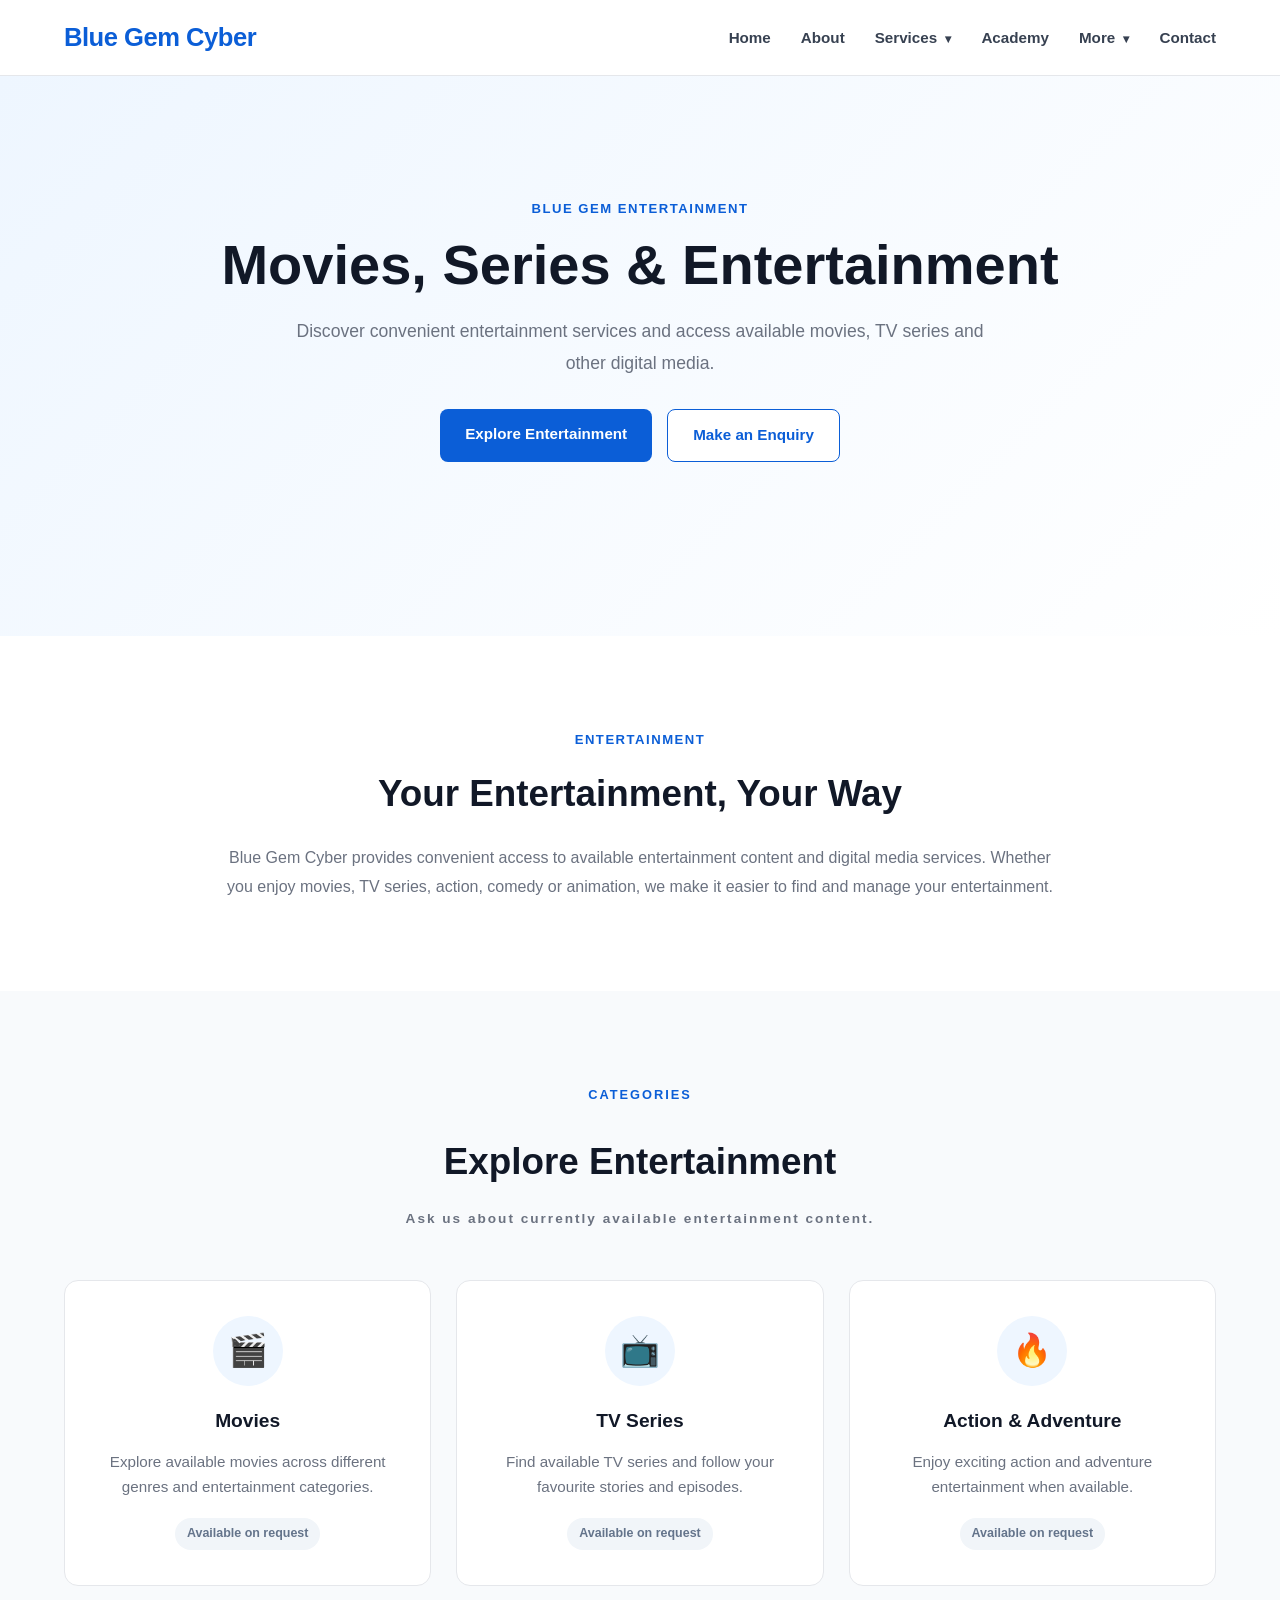
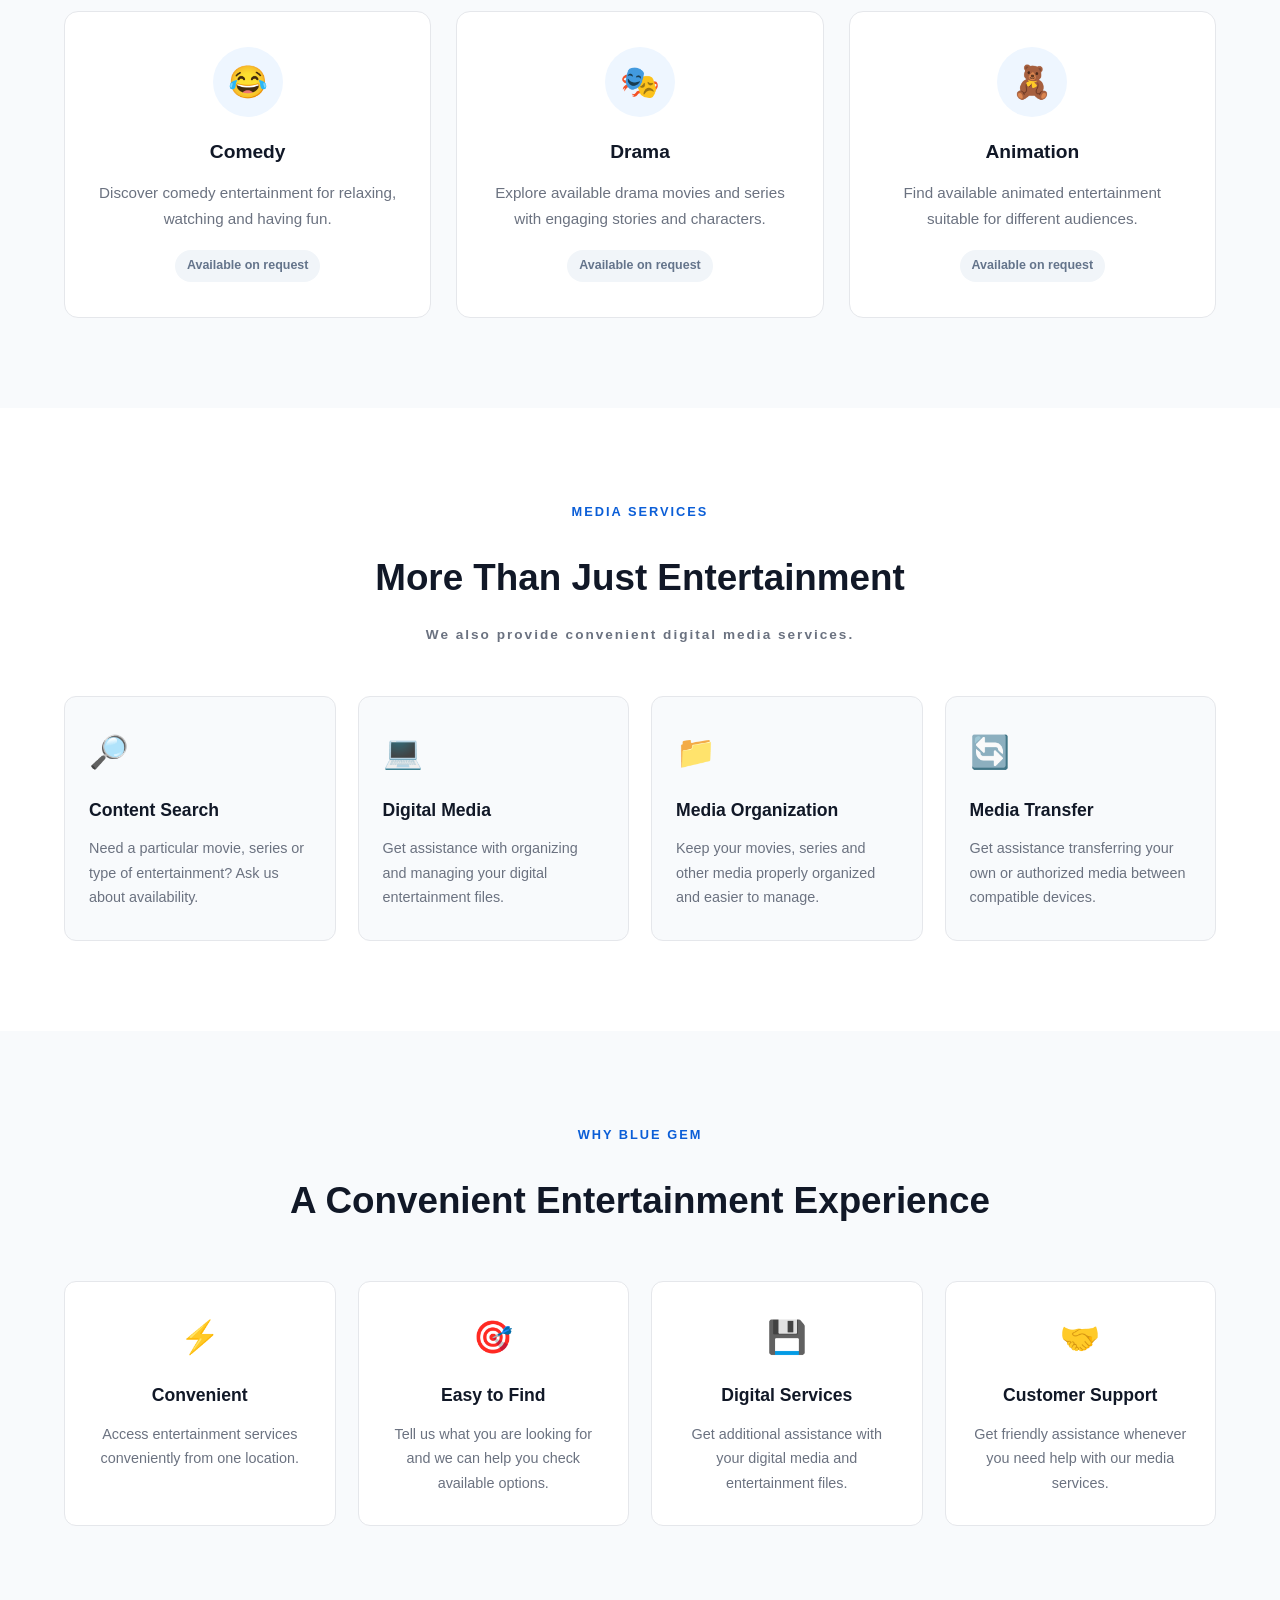
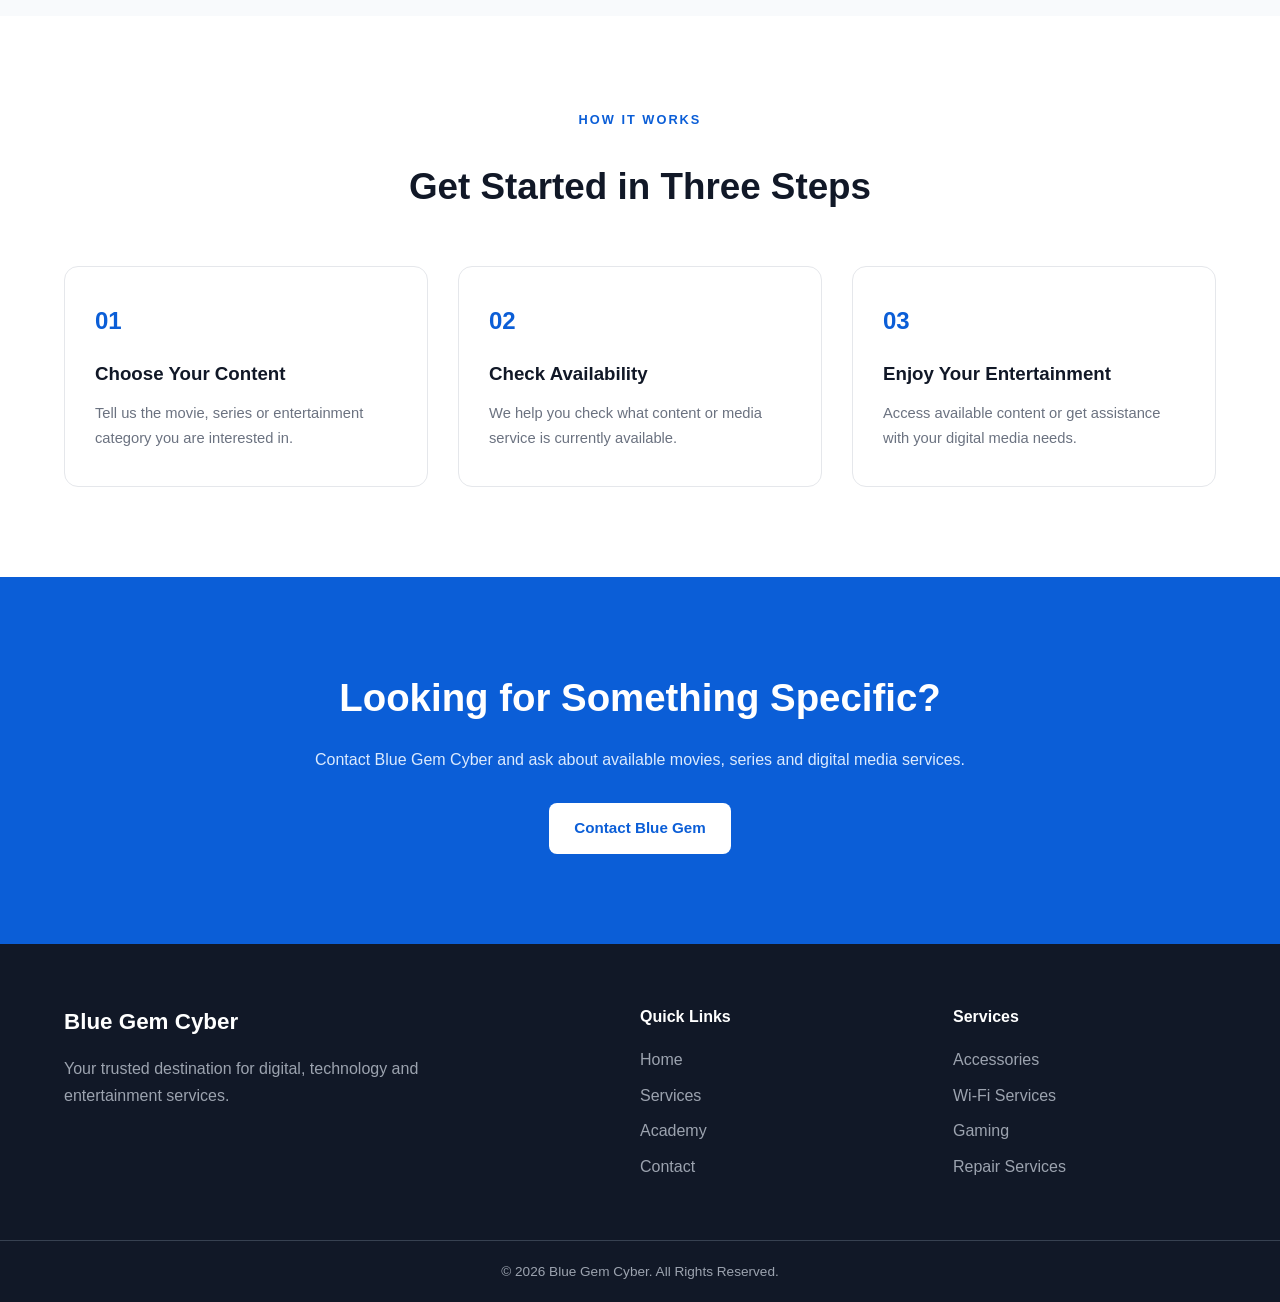
<file: movies.html>
<!DOCTYPE html>
<html lang="en">
<head>
    <meta charset="UTF-8">
    <meta name="viewport" content="width=device-width, initial-scale=1.0">

    <title>Movies & Series | Blue Gem Cyber</title>

    <link rel="stylesheet" href="css/global.css">
    <link rel="stylesheet" href="css/movies.css">
</head>

<body>

    <!-- HEADER -->
    <header>
        <nav>
    <div class="logo">
        <a href="index.html">Blue Gem Cyber</a>
    </div>

    <ul class="nav-links">

        <li>
            <a href="index.html">Home</a>
        </li>

        <li>
            <a href="about.html">About</a>
        </li>

        <!-- SERVICES DROPDOWN -->
        <li class="dropdown">
            <a href="services.html">
                Services <span class="dropdown-arrow">▾</span>
            </a>

            <ul class="dropdown-menu">

                <li>
                    <a href="services.html">
                        Cyber & Digital Services
                    </a>
                </li>

                <li>
                    <a href="apps-web.html">
                        Website & App Development
                    </a>
                </li>

                <li>
                    <a href="computer-phone-repair.html">
                        Computer & Phone Repair
                    </a>
                </li>

                <li>
                    <a href="wifi.html">
                        Wi-Fi Services
                    </a>
                </li>

                <li>
                    <a href="playstation.html">
                        PlayStation & Gaming
                    </a>
                </li>

                <li>
                    <a href="movies.html">
                        Movies & Series
                    </a>
                </li>

                <li>
                    <a href="accessories.html">
                        Accessories
                    </a>
                </li>

            </ul>
        </li>


        <li>
            <a href="academy.html">Academy</a>
        </li>


        <!-- MORE DROPDOWN -->
        <li class="dropdown">
            <a href="#">
                More <span class="dropdown-arrow">▾</span>
            </a>

            <ul class="dropdown-menu">

                <li>
                    <a href="about.html">
                        About Blue Gem
                    </a>
                </li>

                <li>
                    <a href="contact.html">
                        Contact Us
                    </a>
                </li>

            </ul>
        </li>


        <li>
            <a href="contact.html">Contact</a>
        </li>

    </ul>
</nav>
    </header>


    <!-- HERO -->
    <section class="movies-hero">
        <div class="movies-hero-content">

            <span class="hero-label">BLUE GEM ENTERTAINMENT</span>

            <h1>
                Movies, Series & Entertainment
            </h1>

            <p>
                Discover convenient entertainment services and access
                available movies, TV series and other digital media.
            </p>

            <div class="hero-buttons">
                <a href="#categories" class="btn primary-btn">
                    Explore Entertainment
                </a>

                <a href="contact.html" class="btn secondary-btn">
                    Make an Enquiry
                </a>
            </div>

        </div>
    </section>


    <!-- INTRO -->
    <section class="movies-intro">
        <div class="section-container">

            <span class="section-label">ENTERTAINMENT</span>

            <h2>
                Your Entertainment, Your Way
            </h2>

            <p>
                Blue Gem Cyber provides convenient access to available
                entertainment content and digital media services. Whether
                you enjoy movies, TV series, action, comedy or animation,
                we make it easier to find and manage your entertainment.
            </p>

        </div>
    </section>


    <!-- CATEGORIES -->
    <section class="movie-categories" id="categories">
        <div class="section-container">

            <div class="section-heading">
                <span class="section-label">CATEGORIES</span>

                <h2>
                    Explore Entertainment
                </h2>

                <p>
                    Ask us about currently available entertainment content.
                </p>
            </div>


            <div class="category-grid">

                <!-- Card 1 -->
                <div class="category-card">
                    <div class="category-icon">🎬</div>

                    <h3>Movies</h3>

                    <p>
                        Explore available movies across different genres
                        and entertainment categories.
                    </p>

                    <span class="availability">
                        Available on request
                    </span>
                </div>


                <!-- Card 2 -->
                <div class="category-card">
                    <div class="category-icon">📺</div>

                    <h3>TV Series</h3>

                    <p>
                        Find available TV series and follow your favourite
                        stories and episodes.
                    </p>

                    <span class="availability">
                        Available on request
                    </span>
                </div>


                <!-- Card 3 -->
                <div class="category-card">
                    <div class="category-icon">🔥</div>

                    <h3>Action & Adventure</h3>

                    <p>
                        Enjoy exciting action and adventure entertainment
                        when available.
                    </p>

                    <span class="availability">
                        Available on request
                    </span>
                </div>


                <!-- Card 4 -->
                <div class="category-card">
                    <div class="category-icon">😂</div>

                    <h3>Comedy</h3>

                    <p>
                        Discover comedy entertainment for relaxing,
                        watching and having fun.
                    </p>

                    <span class="availability">
                        Available on request
                    </span>
                </div>


                <!-- Card 5 -->
                <div class="category-card">
                    <div class="category-icon">🎭</div>

                    <h3>Drama</h3>

                    <p>
                        Explore available drama movies and series with
                        engaging stories and characters.
                    </p>

                    <span class="availability">
                        Available on request
                    </span>
                </div>


                <!-- Card 6 -->
                <div class="category-card">
                    <div class="category-icon">🧸</div>

                    <h3>Animation</h3>

                    <p>
                        Find available animated entertainment suitable
                        for different audiences.
                    </p>

                    <span class="availability">
                        Available on request
                    </span>
                </div>

            </div>

        </div>
    </section>


    <!-- MEDIA SERVICES -->
    <section class="media-services">
        <div class="section-container">

            <div class="section-heading">
                <span class="section-label">MEDIA SERVICES</span>

                <h2>
                    More Than Just Entertainment
                </h2>

                <p>
                    We also provide convenient digital media services.
                </p>
            </div>


            <div class="media-grid">

                <div class="media-card">
                    <div class="media-icon">🔎</div>

                    <h3>Content Search</h3>

                    <p>
                        Need a particular movie, series or type of
                        entertainment? Ask us about availability.
                    </p>
                </div>


                <div class="media-card">
                    <div class="media-icon">💻</div>

                    <h3>Digital Media</h3>

                    <p>
                        Get assistance with organizing and managing
                        your digital entertainment files.
                    </p>
                </div>


                <div class="media-card">
                    <div class="media-icon">📁</div>

                    <h3>Media Organization</h3>

                    <p>
                        Keep your movies, series and other media
                        properly organized and easier to manage.
                    </p>
                </div>


                <div class="media-card">
                    <div class="media-icon">🔄</div>

                    <h3>Media Transfer</h3>

                    <p>
                        Get assistance transferring your own or
                        authorized media between compatible devices.
                    </p>
                </div>

            </div>

        </div>
    </section>


    <!-- WHY BLUE GEM -->
    <section class="why-movies">
        <div class="section-container">

            <div class="section-heading">
                <span class="section-label">WHY BLUE GEM</span>

                <h2>
                    A Convenient Entertainment Experience
                </h2>
            </div>


            <div class="why-grid">

                <div class="why-card">
                    <div class="why-icon">⚡</div>

                    <h3>Convenient</h3>

                    <p>
                        Access entertainment services conveniently
                        from one location.
                    </p>
                </div>


                <div class="why-card">
                    <div class="why-icon">🎯</div>

                    <h3>Easy to Find</h3>

                    <p>
                        Tell us what you are looking for and we can
                        help you check available options.
                    </p>
                </div>


                <div class="why-card">
                    <div class="why-icon">💾</div>

                    <h3>Digital Services</h3>

                    <p>
                        Get additional assistance with your digital
                        media and entertainment files.
                    </p>
                </div>


                <div class="why-card">
                    <div class="why-icon">🤝</div>

                    <h3>Customer Support</h3>

                    <p>
                        Get friendly assistance whenever you need
                        help with our media services.
                    </p>
                </div>

            </div>

        </div>
    </section>


    <!-- HOW IT WORKS -->
    <section class="how-it-works">
        <div class="section-container">

            <div class="section-heading">
                <span class="section-label">HOW IT WORKS</span>

                <h2>
                    Get Started in Three Steps
                </h2>
            </div>


            <div class="steps-grid">

                <div class="step-card">
                    <span class="step-number">01</span>

                    <h3>Choose Your Content</h3>

                    <p>
                        Tell us the movie, series or entertainment
                        category you are interested in.
                    </p>
                </div>


                <div class="step-card">
                    <span class="step-number">02</span>

                    <h3>Check Availability</h3>

                    <p>
                        We help you check what content or media
                        service is currently available.
                    </p>
                </div>


                <div class="step-card">
                    <span class="step-number">03</span>

                    <h3>Enjoy Your Entertainment</h3>

                    <p>
                        Access available content or get assistance
                        with your digital media needs.
                    </p>
                </div>

            </div>

        </div>
    </section>


    <!-- CTA -->
    <section class="movies-cta">
        <div class="cta-container">

            <h2>
                Looking for Something Specific?
            </h2>

            <p>
                Contact Blue Gem Cyber and ask about available
                movies, series and digital media services.
            </p>

            <a href="contact.html" class="btn cta-btn">
                Contact Blue Gem
            </a>

        </div>
    </section>


    <!-- FOOTER -->
    <footer>
        <div class="footer-container">

            <div class="footer-brand">
                <h3>Blue Gem Cyber</h3>

                <p>
                    Your trusted destination for digital,
                    technology and entertainment services.
                </p>
            </div>


            <div class="footer-links">
                <h4>Quick Links</h4>

                <a href="index.html">Home</a>
                <a href="services.html">Services</a>
                <a href="academy.html">Academy</a>
                <a href="contact.html">Contact</a>
            </div>


            <div class="footer-links">
                <h4>Services</h4>

                <a href="accessories.html">Accessories</a>
                <a href="wifi.html">Wi-Fi Services</a>
                <a href="playstation.html">Gaming</a>
                <a href="computer-phone-repair.html">Repair Services</a>
            </div>

        </div>

        <div class="footer-bottom">
            <p>
                &copy; 2026 Blue Gem Cyber. All Rights Reserved.
            </p>
        </div>
    </footer>

</body>
</html>
</file>
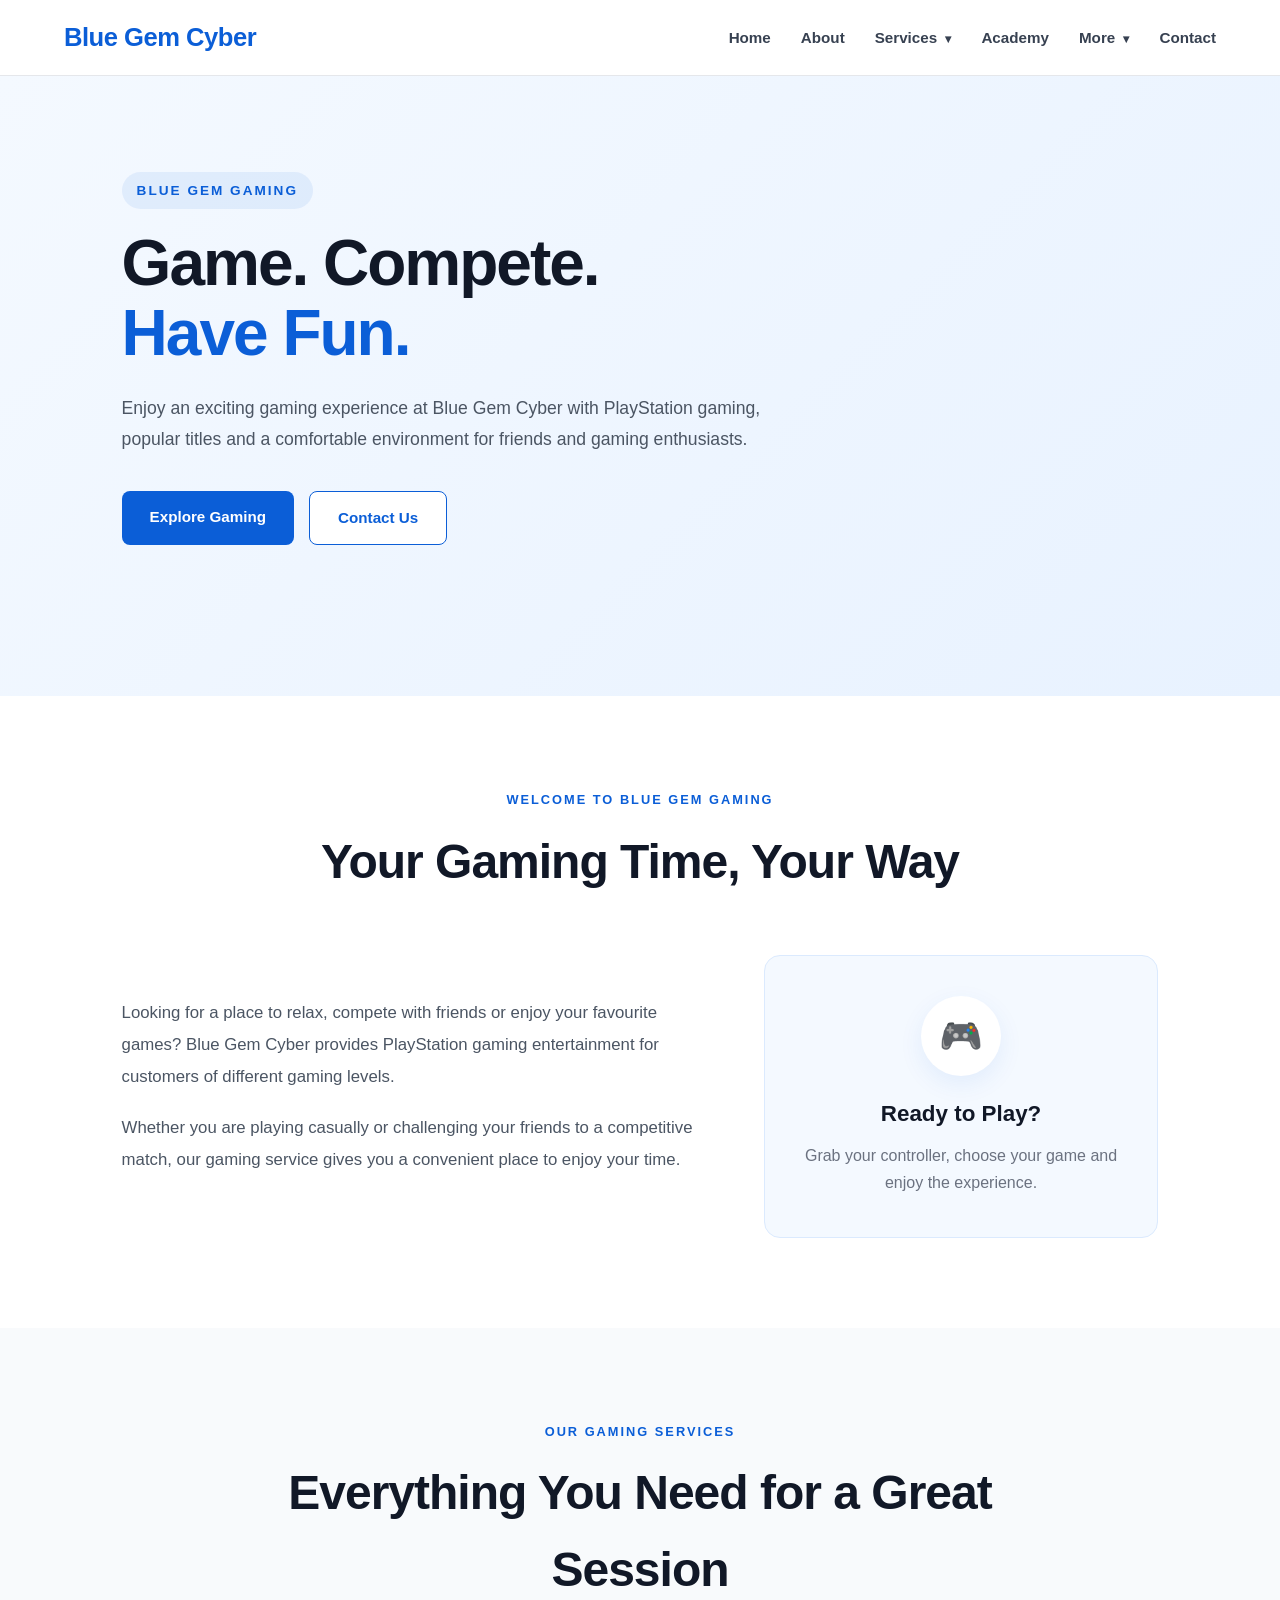
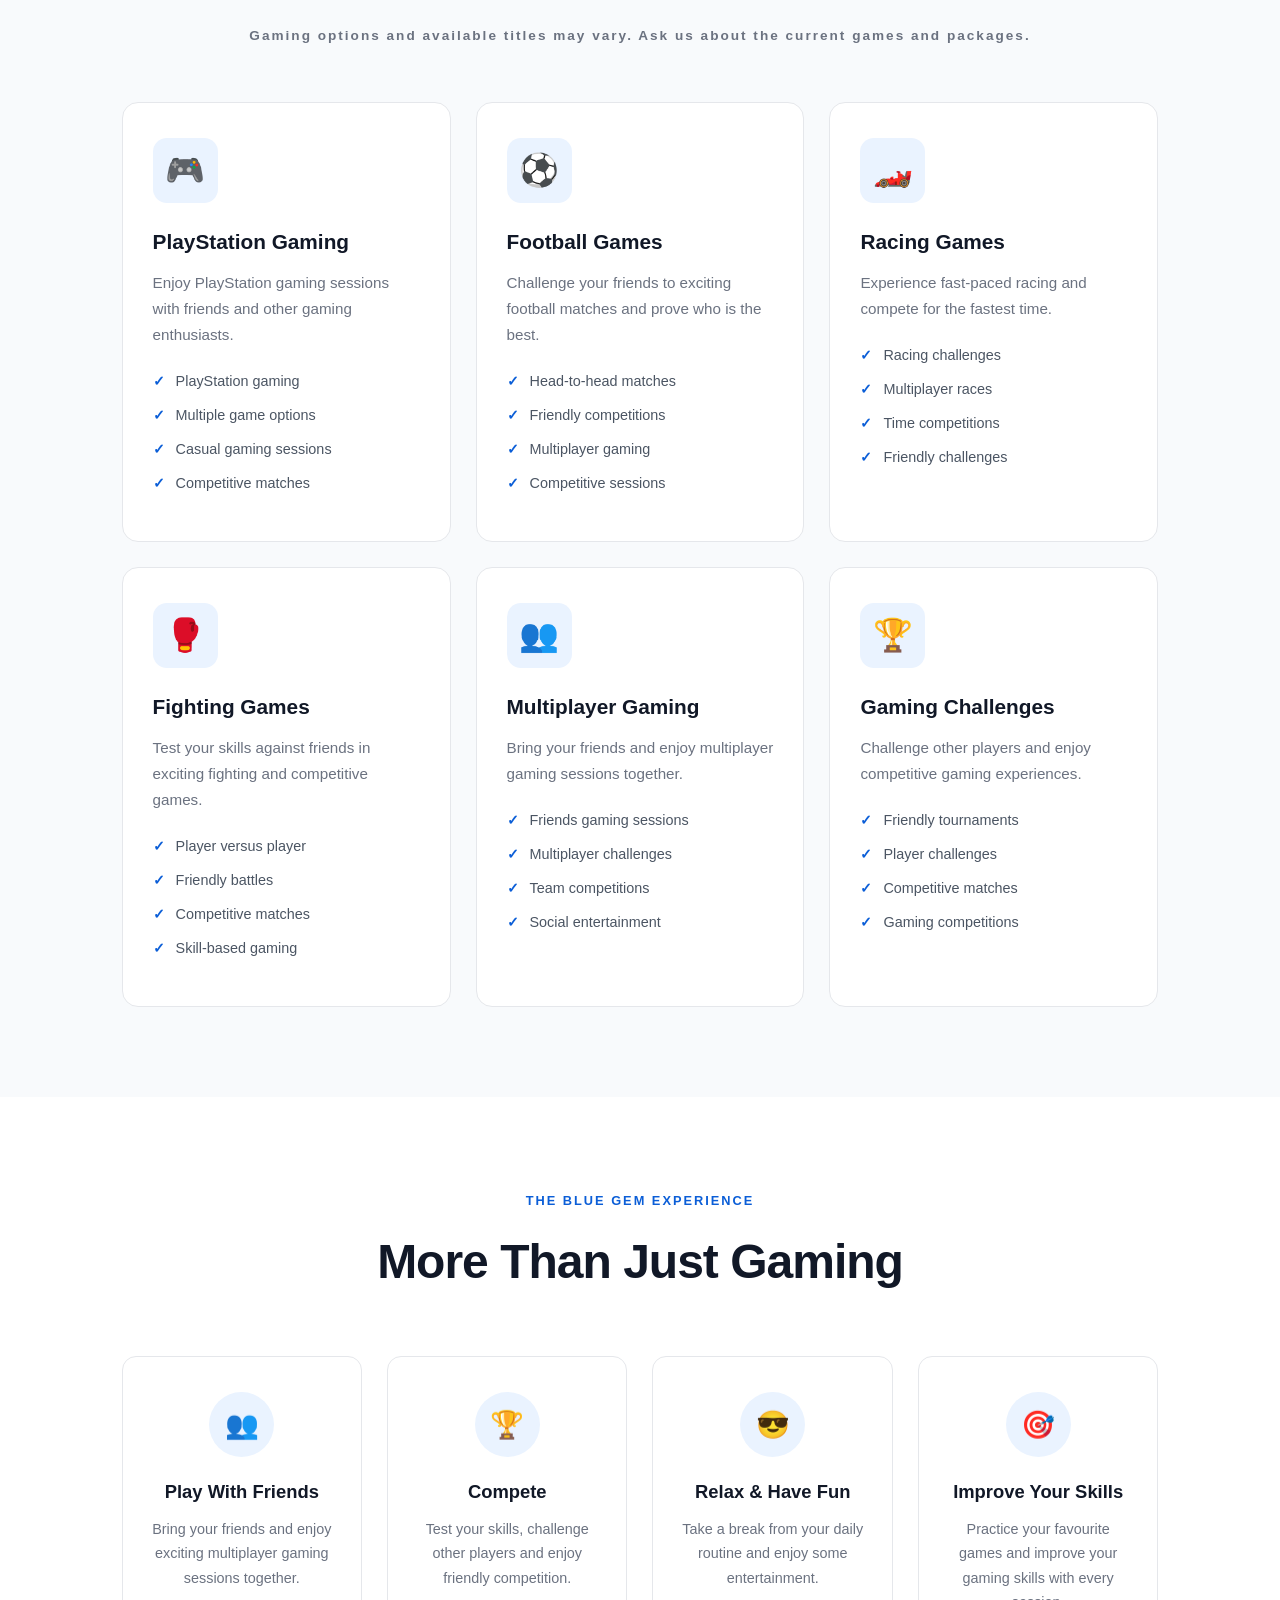
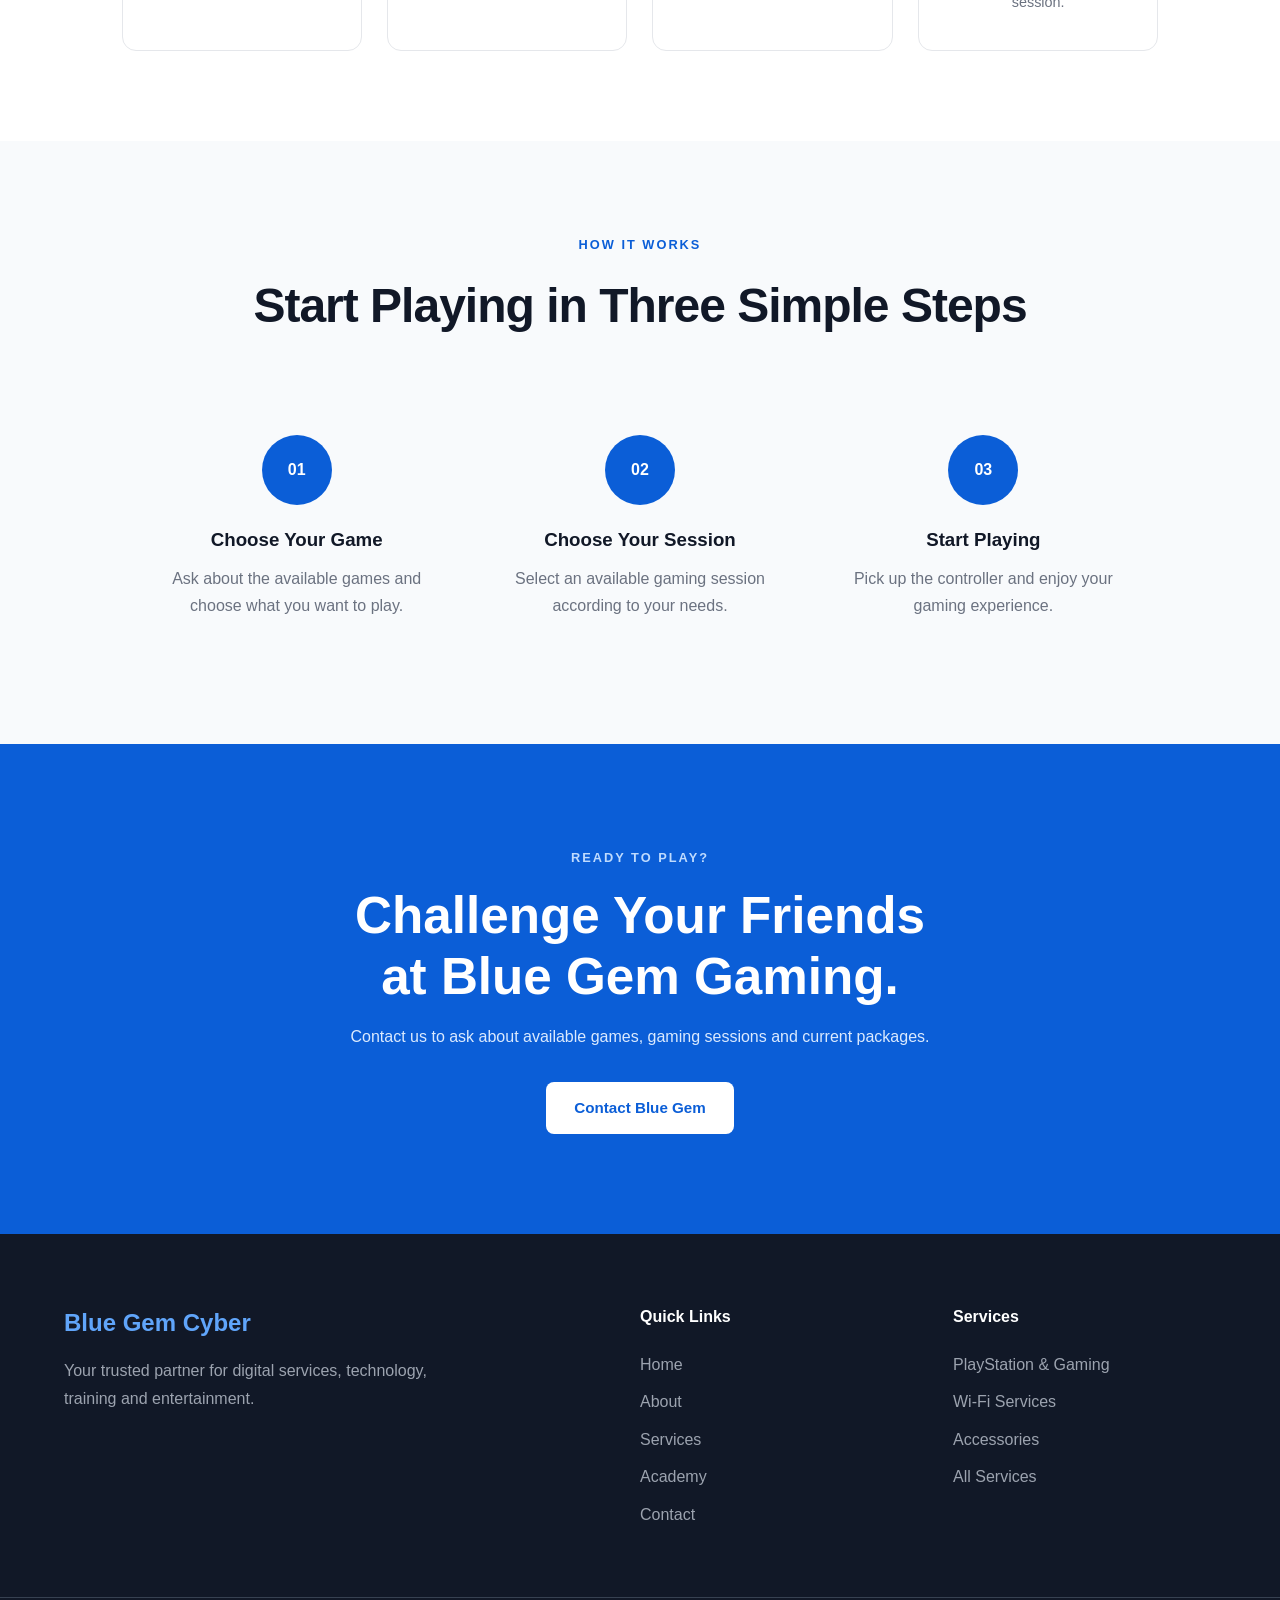
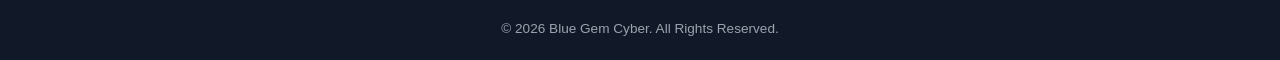
<file: plastation.html>
<!DOCTYPE html>
<html lang="en">
<head>
    <meta charset="UTF-8">
    <meta name="viewport" content="width=device-width, initial-scale=1.0">

    <title>PlayStation & Gaming | Blue Gem Cyber</title>

    <link rel="stylesheet" href="css/global.css">
    <link rel="stylesheet" href="css/playstation.css">
</head>

<body>

    <!-- HEADER -->
    <header>
        <nav>
    <div class="logo">
        <a href="index.html">Blue Gem Cyber</a>
    </div>

    <ul class="nav-links">

        <li>
            <a href="index.html">Home</a>
        </li>

        <li>
            <a href="about.html">About</a>
        </li>

        <!-- SERVICES DROPDOWN -->
        <li class="dropdown">
            <a href="services.html">
                Services <span class="dropdown-arrow">▾</span>
            </a>

            <ul class="dropdown-menu">

                <li>
                    <a href="services.html">
                        Cyber & Digital Services
                    </a>
                </li>

                <li>
                    <a href="apps-web.html">
                        Website & App Development
                    </a>
                </li>

                <li>
                    <a href="computer-phone-repair.html">
                        Computer & Phone Repair
                    </a>
                </li>

                <li>
                    <a href="wifi.html">
                        Wi-Fi Services
                    </a>
                </li>

                <li>
                    <a href="playstation.html">
                        PlayStation & Gaming
                    </a>
                </li>

                <li>
                    <a href="movies.html">
                        Movies & Series
                    </a>
                </li>

                <li>
                    <a href="accessories.html">
                        Accessories
                    </a>
                </li>

            </ul>
        </li>


        <li>
            <a href="academy.html">Academy</a>
        </li>


        <!-- MORE DROPDOWN -->
        <li class="dropdown">
            <a href="#">
                More <span class="dropdown-arrow">▾</span>
            </a>

            <ul class="dropdown-menu">

                <li>
                    <a href="about.html">
                        About Blue Gem
                    </a>
                </li>

                <li>
                    <a href="contact.html">
                        Contact Us
                    </a>
                </li>

            </ul>
        </li>


        <li>
            <a href="contact.html">Contact</a>
        </li>

    </ul>
</nav>
    </header>


    <!-- GAMING HERO -->
    <section class="gaming-hero">

        <div class="gaming-hero-content">

            <span class="hero-tag">BLUE GEM GAMING</span>

            <h1>
                Game. Compete.
                <span>Have Fun.</span>
            </h1>

            <p>
                Enjoy an exciting gaming experience at Blue Gem Cyber
                with PlayStation gaming, popular titles and a comfortable
                environment for friends and gaming enthusiasts.
            </p>

            <div class="hero-buttons">
                <a href="#gaming-services" class="btn primary-btn">
                    Explore Gaming
                </a>

                <a href="contact.html" class="btn secondary-btn">
                    Contact Us
                </a>
            </div>

        </div>

    </section>


    <!-- INTRODUCTION -->
    <section class="gaming-intro section-padding">

        <div class="section-heading">
            <span>WELCOME TO BLUE GEM GAMING</span>
            <h2>Your Gaming Time, Your Way</h2>
        </div>

        <div class="intro-content">

            <div class="intro-text">

                <p>
                    Looking for a place to relax, compete with friends
                    or enjoy your favourite games? Blue Gem Cyber provides
                    PlayStation gaming entertainment for customers of
                    different gaming levels.
                </p>

                <p>
                    Whether you are playing casually or challenging your
                    friends to a competitive match, our gaming service
                    gives you a convenient place to enjoy your time.
                </p>

            </div>

            <div class="gaming-highlight">

                <div class="gaming-icon">🎮</div>

                <h3>Ready to Play?</h3>

                <p>
                    Grab your controller, choose your game and
                    enjoy the experience.
                </p>

            </div>

        </div>

    </section>


    <!-- GAMING SERVICES -->
    <section class="gaming-services section-padding" id="gaming-services">

        <div class="section-heading">

            <span>OUR GAMING SERVICES</span>

            <h2>Everything You Need for a Great Session</h2>

            <p>
                Gaming options and available titles may vary.
                Ask us about the current games and packages.
            </p>

        </div>

        <div class="gaming-grid">

            <!-- Card 1 -->
            <div class="gaming-card">

                <div class="card-icon">🎮</div>

                <h3>PlayStation Gaming</h3>

                <p>
                    Enjoy PlayStation gaming sessions with friends
                    and other gaming enthusiasts.
                </p>

                <ul>
                    <li>PlayStation gaming</li>
                    <li>Multiple game options</li>
                    <li>Casual gaming sessions</li>
                    <li>Competitive matches</li>
                </ul>

            </div>


            <!-- Card 2 -->
            <div class="gaming-card">

                <div class="card-icon">⚽</div>

                <h3>Football Games</h3>

                <p>
                    Challenge your friends to exciting football
                    matches and prove who is the best.
                </p>

                <ul>
                    <li>Head-to-head matches</li>
                    <li>Friendly competitions</li>
                    <li>Multiplayer gaming</li>
                    <li>Competitive sessions</li>
                </ul>

            </div>


            <!-- Card 3 -->
            <div class="gaming-card">

                <div class="card-icon">🏎️</div>

                <h3>Racing Games</h3>

                <p>
                    Experience fast-paced racing and compete
                    for the fastest time.
                </p>

                <ul>
                    <li>Racing challenges</li>
                    <li>Multiplayer races</li>
                    <li>Time competitions</li>
                    <li>Friendly challenges</li>
                </ul>

            </div>


            <!-- Card 4 -->
            <div class="gaming-card">

                <div class="card-icon">🥊</div>

                <h3>Fighting Games</h3>

                <p>
                    Test your skills against friends in exciting
                    fighting and competitive games.
                </p>

                <ul>
                    <li>Player versus player</li>
                    <li>Friendly battles</li>
                    <li>Competitive matches</li>
                    <li>Skill-based gaming</li>
                </ul>

            </div>


            <!-- Card 5 -->
            <div class="gaming-card">

                <div class="card-icon">👥</div>

                <h3>Multiplayer Gaming</h3>

                <p>
                    Bring your friends and enjoy multiplayer gaming
                    sessions together.
                </p>

                <ul>
                    <li>Friends gaming sessions</li>
                    <li>Multiplayer challenges</li>
                    <li>Team competitions</li>
                    <li>Social entertainment</li>
                </ul>

            </div>


            <!-- Card 6 -->
            <div class="gaming-card">

                <div class="card-icon">🏆</div>

                <h3>Gaming Challenges</h3>

                <p>
                    Challenge other players and enjoy competitive
                    gaming experiences.
                </p>

                <ul>
                    <li>Friendly tournaments</li>
                    <li>Player challenges</li>
                    <li>Competitive matches</li>
                    <li>Gaming competitions</li>
                </ul>

            </div>

        </div>

    </section>


    <!-- GAMING EXPERIENCE -->
    <section class="gaming-experience section-padding">

        <div class="section-heading">

            <span>THE BLUE GEM EXPERIENCE</span>

            <h2>More Than Just Gaming</h2>

        </div>

        <div class="experience-grid">

            <div class="experience-card">

                <div class="experience-icon">👥</div>

                <h3>Play With Friends</h3>

                <p>
                    Bring your friends and enjoy exciting multiplayer
                    gaming sessions together.
                </p>

            </div>


            <div class="experience-card">

                <div class="experience-icon">🏆</div>

                <h3>Compete</h3>

                <p>
                    Test your skills, challenge other players and
                    enjoy friendly competition.
                </p>

            </div>


            <div class="experience-card">

                <div class="experience-icon">😎</div>

                <h3>Relax & Have Fun</h3>

                <p>
                    Take a break from your daily routine and enjoy
                    some entertainment.
                </p>

            </div>


            <div class="experience-card">

                <div class="experience-icon">🎯</div>

                <h3>Improve Your Skills</h3>

                <p>
                    Practice your favourite games and improve your
                    gaming skills with every session.
                </p>

            </div>

        </div>

    </section>


    <!-- HOW IT WORKS -->
    <section class="how-gaming-works section-padding">

        <div class="section-heading">

            <span>HOW IT WORKS</span>

            <h2>Start Playing in Three Simple Steps</h2>

        </div>

        <div class="steps-grid">

            <div class="step-card">

                <div class="step-number">01</div>

                <h3>Choose Your Game</h3>

                <p>
                    Ask about the available games and choose
                    what you want to play.
                </p>

            </div>


            <div class="step-card">

                <div class="step-number">02</div>

                <h3>Choose Your Session</h3>

                <p>
                    Select an available gaming session according
                    to your needs.
                </p>

            </div>


            <div class="step-card">

                <div class="step-number">03</div>

                <h3>Start Playing</h3>

                <p>
                    Pick up the controller and enjoy your
                    gaming experience.
                </p>

            </div>

        </div>

    </section>


    <!-- CTA -->
    <section class="gaming-cta">

        <div class="cta-content">

            <span>READY TO PLAY?</span>

            <h2>
                Challenge Your Friends
                <strong>at Blue Gem Gaming.</strong>
            </h2>

            <p>
                Contact us to ask about available games,
                gaming sessions and current packages.
            </p>

            <a href="contact.html" class="btn cta-btn">
                Contact Blue Gem
            </a>

        </div>

    </section>


    <!-- FOOTER -->
    <footer>

        <div class="footer-content">

            <div class="footer-brand">

                <h3>Blue Gem Cyber</h3>

                <p>
                    Your trusted partner for digital services,
                    technology, training and entertainment.
                </p>

            </div>


            <div class="footer-links">

                <h4>Quick Links</h4>

                <a href="index.html">Home</a>
                <a href="about.html">About</a>
                <a href="services.html">Services</a>
                <a href="academy.html">Academy</a>
                <a href="contact.html">Contact</a>

            </div>


            <div class="footer-links">

                <h4>Services</h4>

                <a href="playstation.html">PlayStation & Gaming</a>
                <a href="wifi.html">Wi-Fi Services</a>
                <a href="accessories.html">Accessories</a>
                <a href="services.html">All Services</a>

            </div>

        </div>


        <div class="footer-bottom">

            <p>
                © 2026 Blue Gem Cyber. All Rights Reserved.
            </p>

        </div>

    </footer>

</body>
</html>
</file>
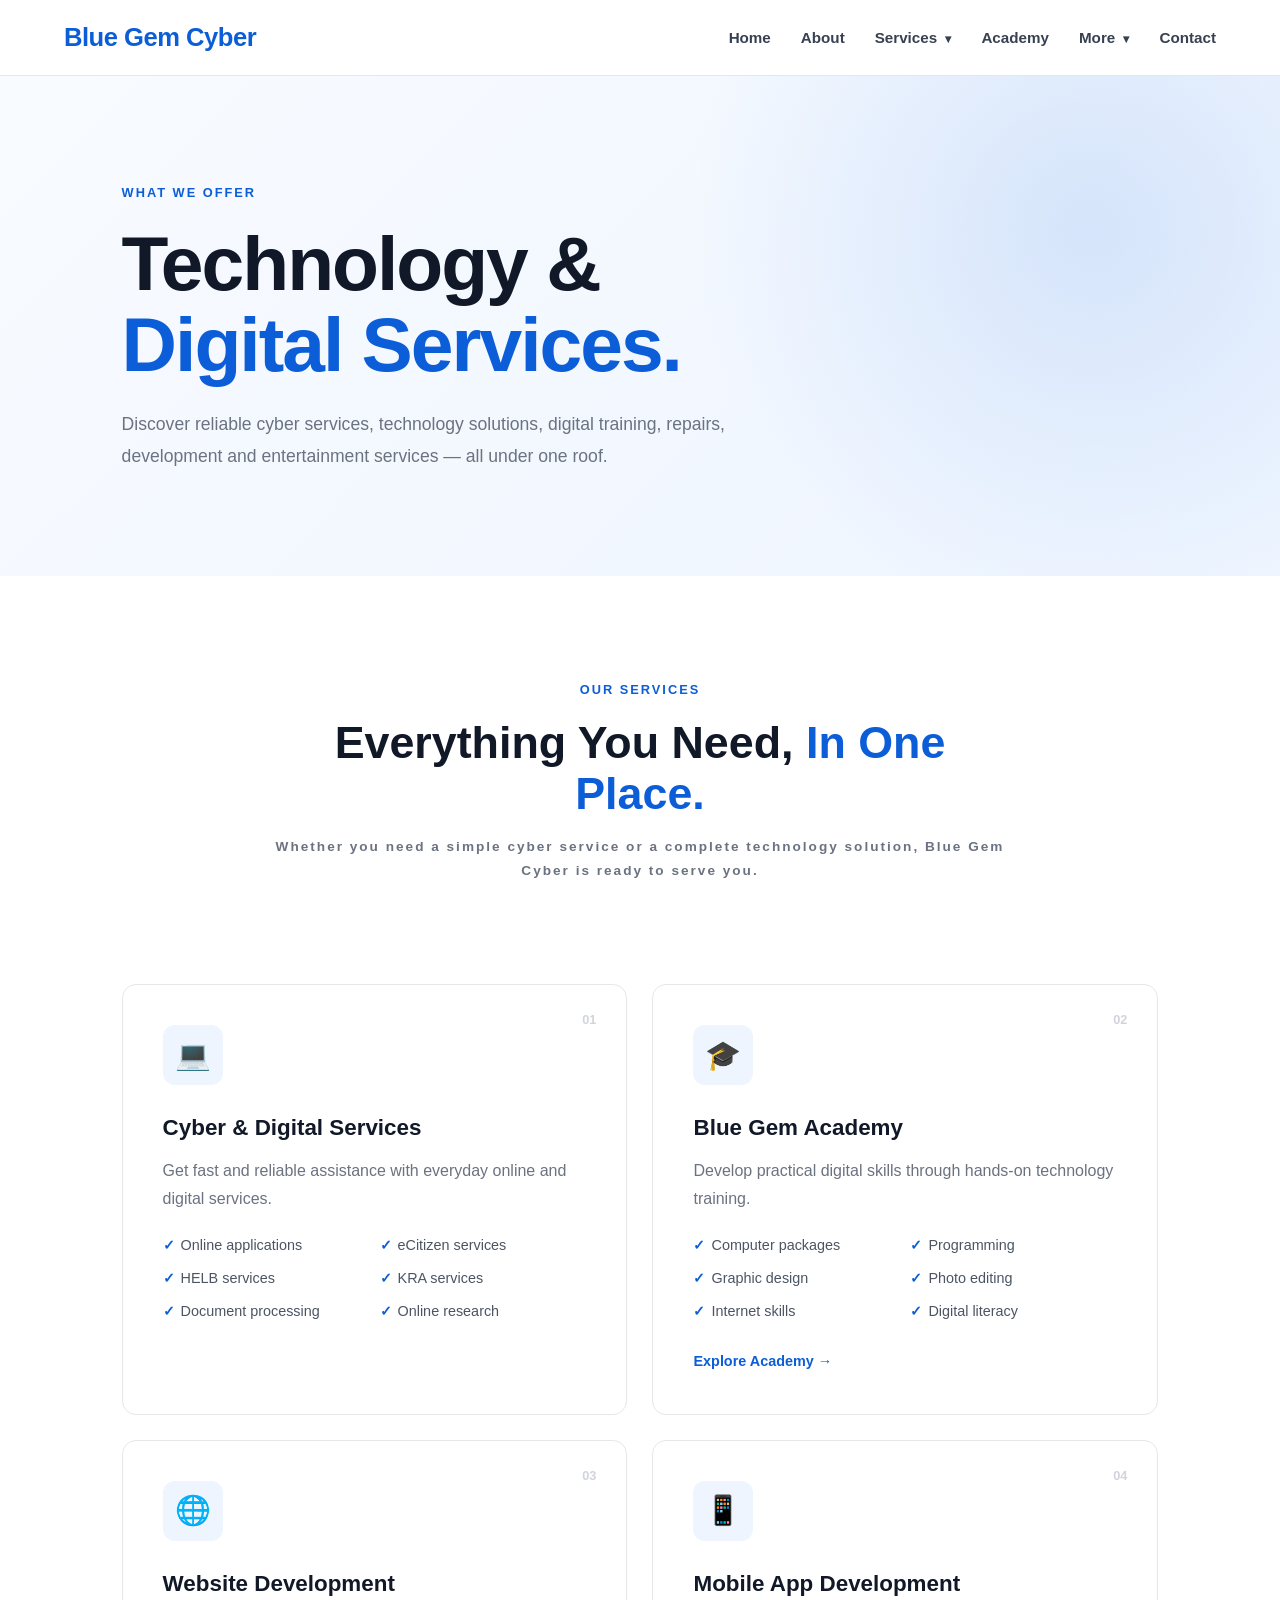
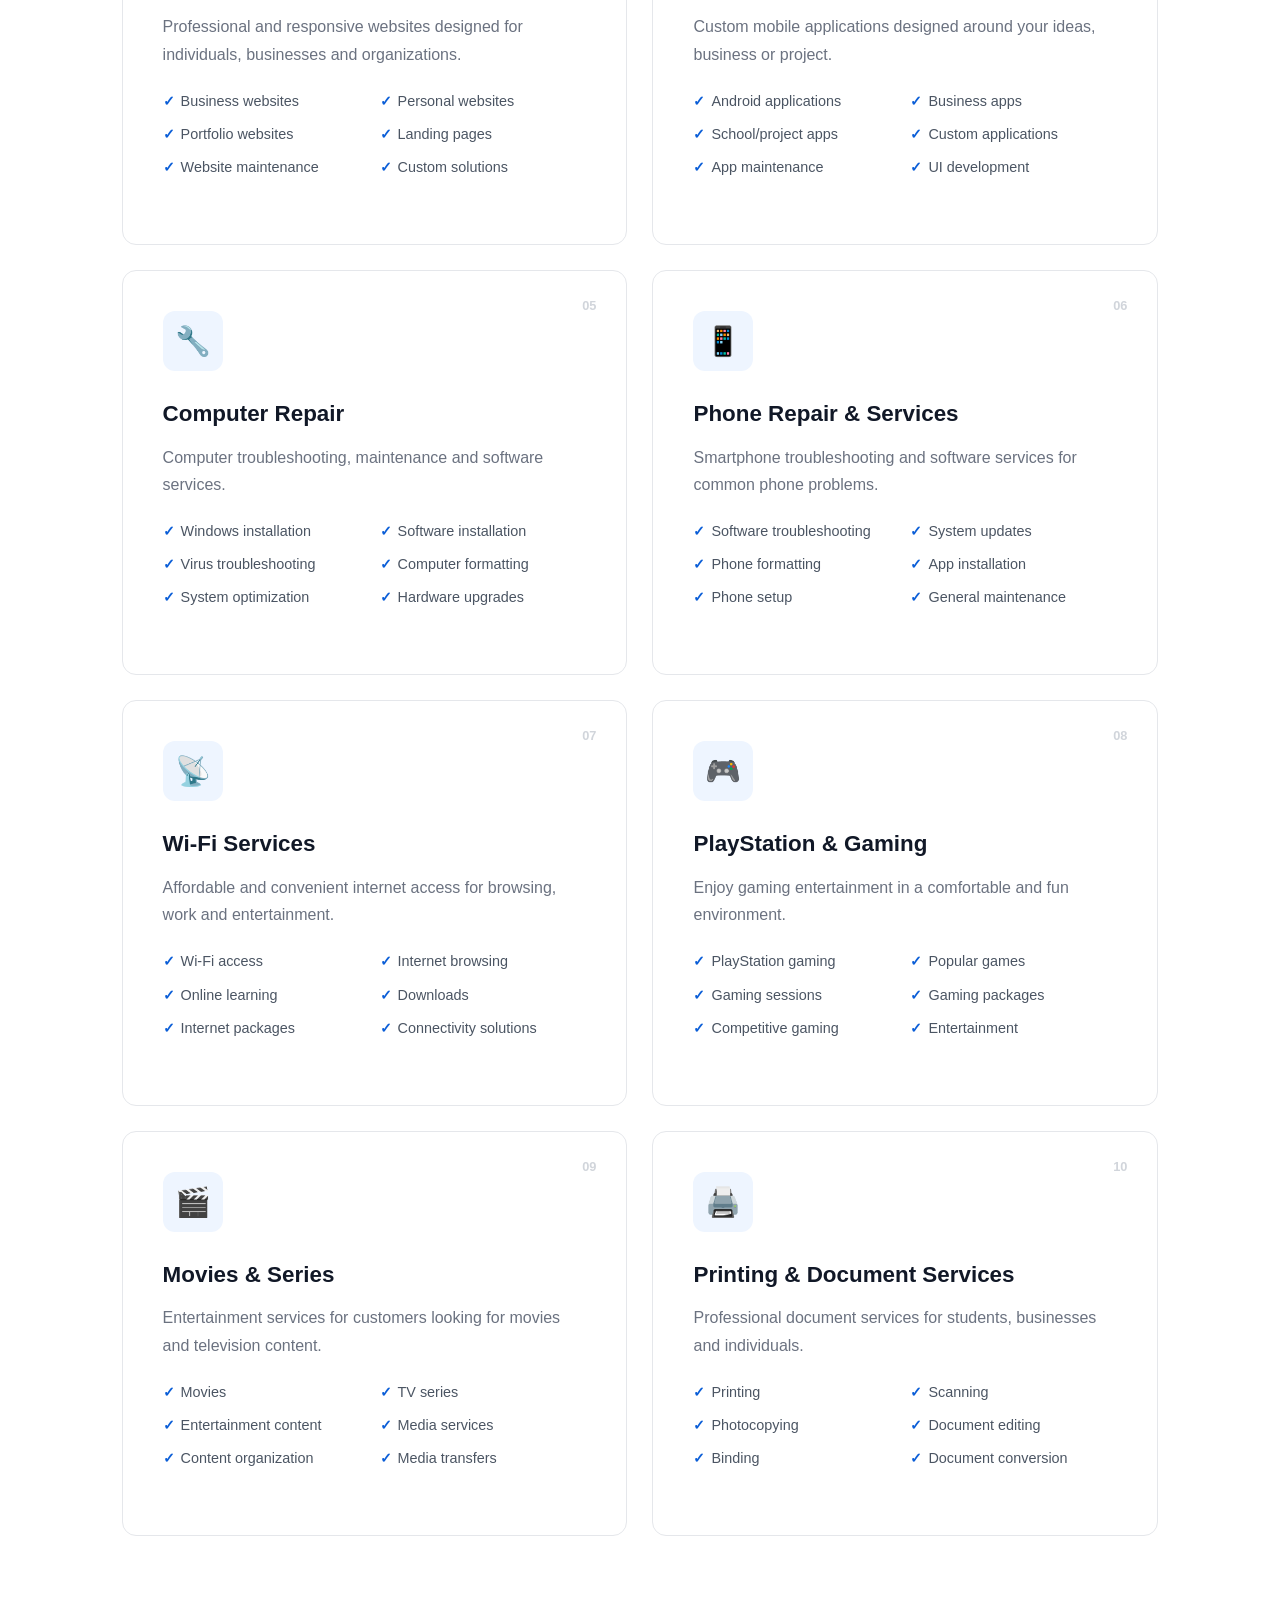
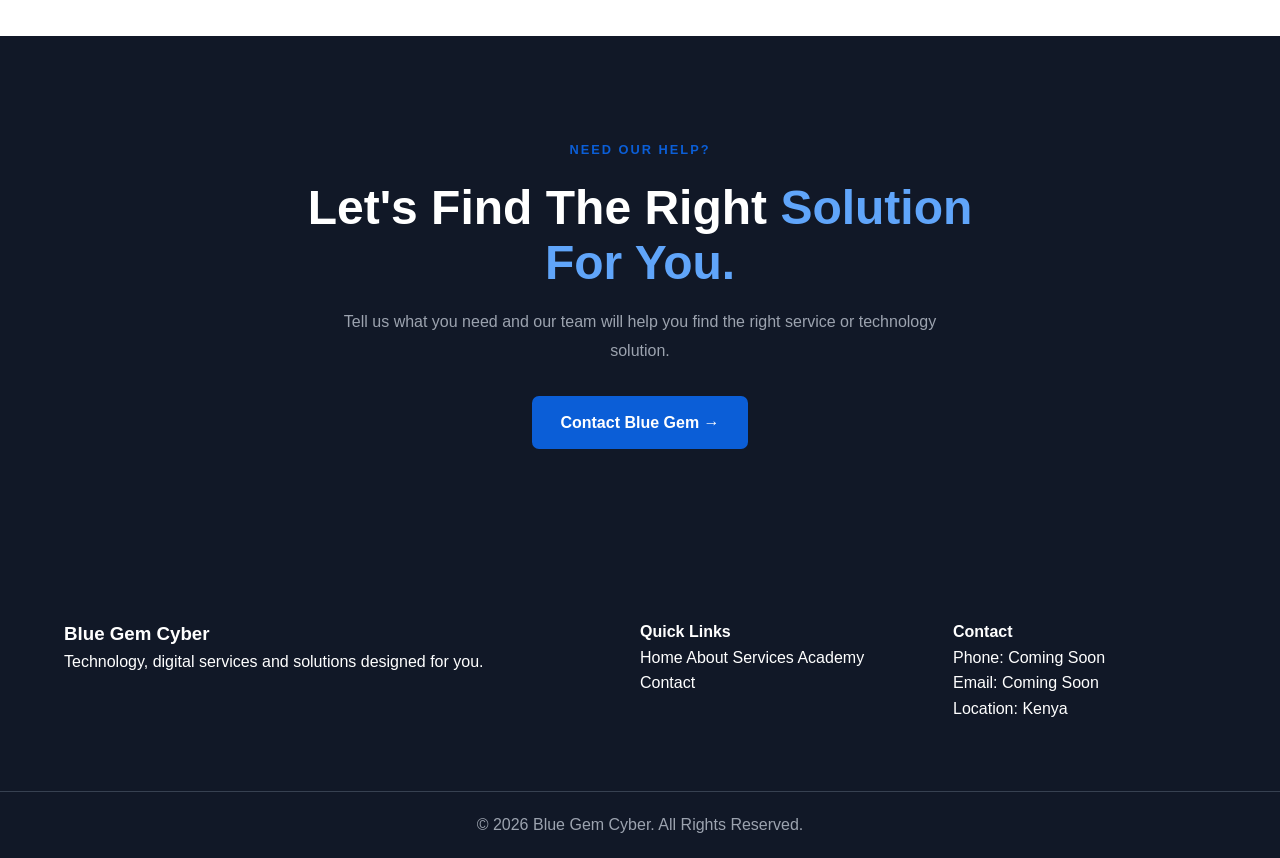
<file: services.html>
<!DOCTYPE html>
<html lang="en">

<head>
    <meta charset="UTF-8">
    <meta name="viewport" content="width=device-width, initial-scale=1.0">

    <title>Our Services | Blue Gem Cyber</title>

    <link rel="stylesheet" href="css/global.css">
    <link rel="stylesheet" href="css/services.css">
</head>

<body>

    <!-- HEADER -->
    <header>
        <nav>
    <div class="logo">
        <a href="index.html">Blue Gem Cyber</a>
    </div>

    <ul class="nav-links">

        <li>
            <a href="index.html">Home</a>
        </li>

        <li>
            <a href="about.html">About</a>
        </li>

        <!-- SERVICES DROPDOWN -->
        <li class="dropdown">
            <a href="services.html">
                Services <span class="dropdown-arrow">▾</span>
            </a>

            <ul class="dropdown-menu">

                <li>
                    <a href="services.html">
                        Cyber & Digital Services
                    </a>
                </li>

                <li>
                    <a href="apps-web.html">
                        Website & App Development
                    </a>
                </li>

                <li>
                    <a href="computer-phone-repair.html">
                        Computer & Phone Repair
                    </a>
                </li>

                <li>
                    <a href="wifi.html">
                        Wi-Fi Services
                    </a>
                </li>

                <li>
                    <a href="playstation.html">
                        PlayStation & Gaming
                    </a>
                </li>

                <li>
                    <a href="movies.html">
                        Movies & Series
                    </a>
                </li>

                <li>
                    <a href="accessories.html">
                        Accessories
                    </a>
                </li>

            </ul>
        </li>


        <li>
            <a href="academy.html">Academy</a>
        </li>


        <!-- MORE DROPDOWN -->
        <li class="dropdown">
            <a href="#">
                More <span class="dropdown-arrow">▾</span>
            </a>

            <ul class="dropdown-menu">

                <li>
                    <a href="about.html">
                        About Blue Gem
                    </a>
                </li>

                <li>
                    <a href="contact.html">
                        Contact Us
                    </a>
                </li>

            </ul>
        </li>


        <li>
            <a href="contact.html">Contact</a>
        </li>

    </ul>
</nav>
    </header>


    <!-- SERVICES HERO -->
    <section class="services-hero">

        <div class="services-hero-content">

            <span>WHAT WE OFFER</span>

            <h1>
                Technology &
                <strong>Digital Services.</strong>
            </h1>

            <p>
                Discover reliable cyber services, technology solutions,
                digital training, repairs, development and entertainment
                services — all under one roof.
            </p>

        </div>

    </section>


    <!-- SERVICES INTRO -->
    <section class="services-intro">

        <div class="section-heading">

            <span>OUR SERVICES</span>

            <h2>
                Everything You Need,
                <strong>In One Place.</strong>
            </h2>

            <p>
                Whether you need a simple cyber service or a complete
                technology solution, Blue Gem Cyber is ready to serve you.
            </p>

        </div>

    </section>


    <!-- ALL SERVICES -->
    <section class="all-services">

        <div class="services-grid">


            <!-- 01 -->
            <article class="service-detail">

                <div class="service-number">01</div>

                <div class="service-icon">💻</div>

                <h3>Cyber & Digital Services</h3>

                <p>
                    Get fast and reliable assistance with everyday
                    online and digital services.
                </p>

                <ul>
                    <li>Online applications</li>
                    <li>eCitizen services</li>
                    <li>HELB services</li>
                    <li>KRA services</li>
                    <li>Document processing</li>
                    <li>Online research</li>
                </ul>

            </article>


            <!-- 02 -->
            <article class="service-detail">

                <div class="service-number">02</div>

                <div class="service-icon">🎓</div>

                <h3>Blue Gem Academy</h3>

                <p>
                    Develop practical digital skills through
                    hands-on technology training.
                </p>

                <ul>
                    <li>Computer packages</li>
                    <li>Programming</li>
                    <li>Graphic design</li>
                    <li>Photo editing</li>
                    <li>Internet skills</li>
                    <li>Digital literacy</li>
                </ul>

                <a href="academy.html">
                    Explore Academy →
                </a>

            </article>


            <!-- 03 -->
            <article class="service-detail">

                <div class="service-number">03</div>

                <div class="service-icon">🌐</div>

                <h3>Website Development</h3>

                <p>
                    Professional and responsive websites designed
                    for individuals, businesses and organizations.
                </p>

                <ul>
                    <li>Business websites</li>
                    <li>Personal websites</li>
                    <li>Portfolio websites</li>
                    <li>Landing pages</li>
                    <li>Website maintenance</li>
                    <li>Custom solutions</li>
                </ul>

            </article>


            <!-- 04 -->
            <article class="service-detail">

                <div class="service-number">04</div>

                <div class="service-icon">📱</div>

                <h3>Mobile App Development</h3>

                <p>
                    Custom mobile applications designed around
                    your ideas, business or project.
                </p>

                <ul>
                    <li>Android applications</li>
                    <li>Business apps</li>
                    <li>School/project apps</li>
                    <li>Custom applications</li>
                    <li>App maintenance</li>
                    <li>UI development</li>
                </ul>

            </article>


            <!-- 05 -->
            <article class="service-detail">

                <div class="service-number">05</div>

                <div class="service-icon">🔧</div>

                <h3>Computer Repair</h3>

                <p>
                    Computer troubleshooting, maintenance and
                    software services.
                </p>

                <ul>
                    <li>Windows installation</li>
                    <li>Software installation</li>
                    <li>Virus troubleshooting</li>
                    <li>Computer formatting</li>
                    <li>System optimization</li>
                    <li>Hardware upgrades</li>
                </ul>

            </article>


            <!-- 06 -->
            <article class="service-detail">

                <div class="service-number">06</div>

                <div class="service-icon">📱</div>

                <h3>Phone Repair & Services</h3>

                <p>
                    Smartphone troubleshooting and software
                    services for common phone problems.
                </p>

                <ul>
                    <li>Software troubleshooting</li>
                    <li>System updates</li>
                    <li>Phone formatting</li>
                    <li>App installation</li>
                    <li>Phone setup</li>
                    <li>General maintenance</li>
                </ul>

            </article>


            <!-- 07 -->
            <article class="service-detail">

                <div class="service-number">07</div>

                <div class="service-icon">📡</div>

                <h3>Wi-Fi Services</h3>

                <p>
                    Affordable and convenient internet access
                    for browsing, work and entertainment.
                </p>

                <ul>
                    <li>Wi-Fi access</li>
                    <li>Internet browsing</li>
                    <li>Online learning</li>
                    <li>Downloads</li>
                    <li>Internet packages</li>
                    <li>Connectivity solutions</li>
                </ul>

            </article>


            <!-- 08 -->
            <article class="service-detail">

                <div class="service-number">08</div>

                <div class="service-icon">🎮</div>

                <h3>PlayStation & Gaming</h3>

                <p>
                    Enjoy gaming entertainment in a comfortable
                    and fun environment.
                </p>

                <ul>
                    <li>PlayStation gaming</li>
                    <li>Popular games</li>
                    <li>Gaming sessions</li>
                    <li>Gaming packages</li>
                    <li>Competitive gaming</li>
                    <li>Entertainment</li>
                </ul>

            </article>


            <!-- 09 -->
            <article class="service-detail">

                <div class="service-number">09</div>

                <div class="service-icon">🎬</div>

                <h3>Movies & Series</h3>

                <p>
                    Entertainment services for customers looking
                    for movies and television content.
                </p>

                <ul>
                    <li>Movies</li>
                    <li>TV series</li>
                    <li>Entertainment content</li>
                    <li>Media services</li>
                    <li>Content organization</li>
                    <li>Media transfers</li>
                </ul>

            </article>


            <!-- 10 -->
            <article class="service-detail">

                <div class="service-number">10</div>

                <div class="service-icon">🖨️</div>

                <h3>Printing & Document Services</h3>

                <p>
                    Professional document services for students,
                    businesses and individuals.
                </p>

                <ul>
                    <li>Printing</li>
                    <li>Scanning</li>
                    <li>Photocopying</li>
                    <li>Document editing</li>
                    <li>Binding</li>
                    <li>Document conversion</li>
                </ul>

            </article>


        </div>

    </section>


    <!-- CTA -->
    <section class="services-cta">

        <div>

            <span>NEED OUR HELP?</span>

            <h2>
                Let's Find The Right
                <strong>Solution For You.</strong>
            </h2>

            <p>
                Tell us what you need and our team will help
                you find the right service or technology solution.
            </p>

            <a href="contact.html">
                Contact Blue Gem →
            </a>

        </div>

    </section>


    <!-- FOOTER -->
    <footer>

        <div class="footer-content">

            <div>
                <h3>Blue Gem Cyber</h3>

                <p>
                    Technology, digital services and solutions
                    designed for you.
                </p>
            </div>


            <div>

                <h4>Quick Links</h4>

                <a href="index.html">Home</a>
                <a href="about.html">About</a>
                <a href="services.html">Services</a>
                <a href="academy.html">Academy</a>
                <a href="contact.html">Contact</a>

            </div>


            <div>

                <h4>Contact</h4>

                <p>Phone: Coming Soon</p>
                <p>Email: Coming Soon</p>
                <p>Location: Kenya</p>

            </div>

        </div>


        <div class="footer-bottom">

            <p>
                © 2026 Blue Gem Cyber. All Rights Reserved.
            </p>

        </div>

    </footer>

</body>

</html>
</file>
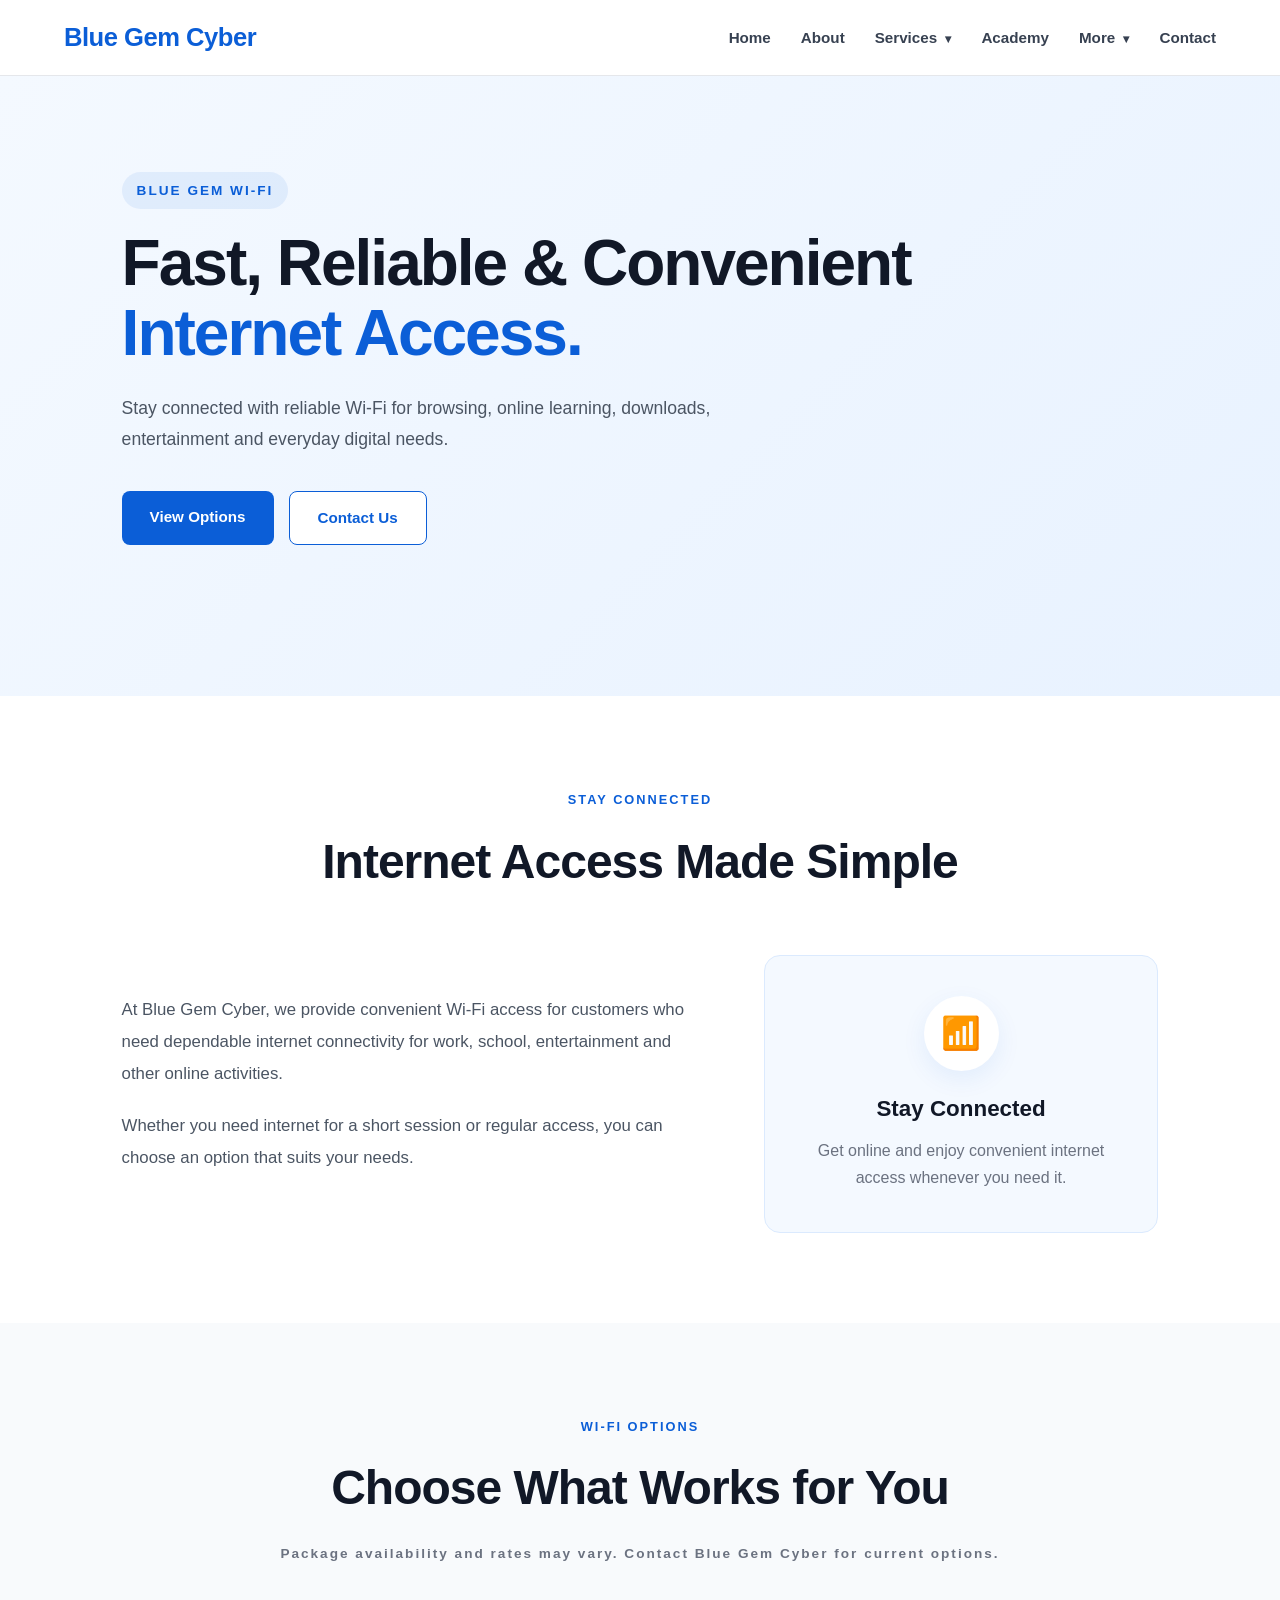
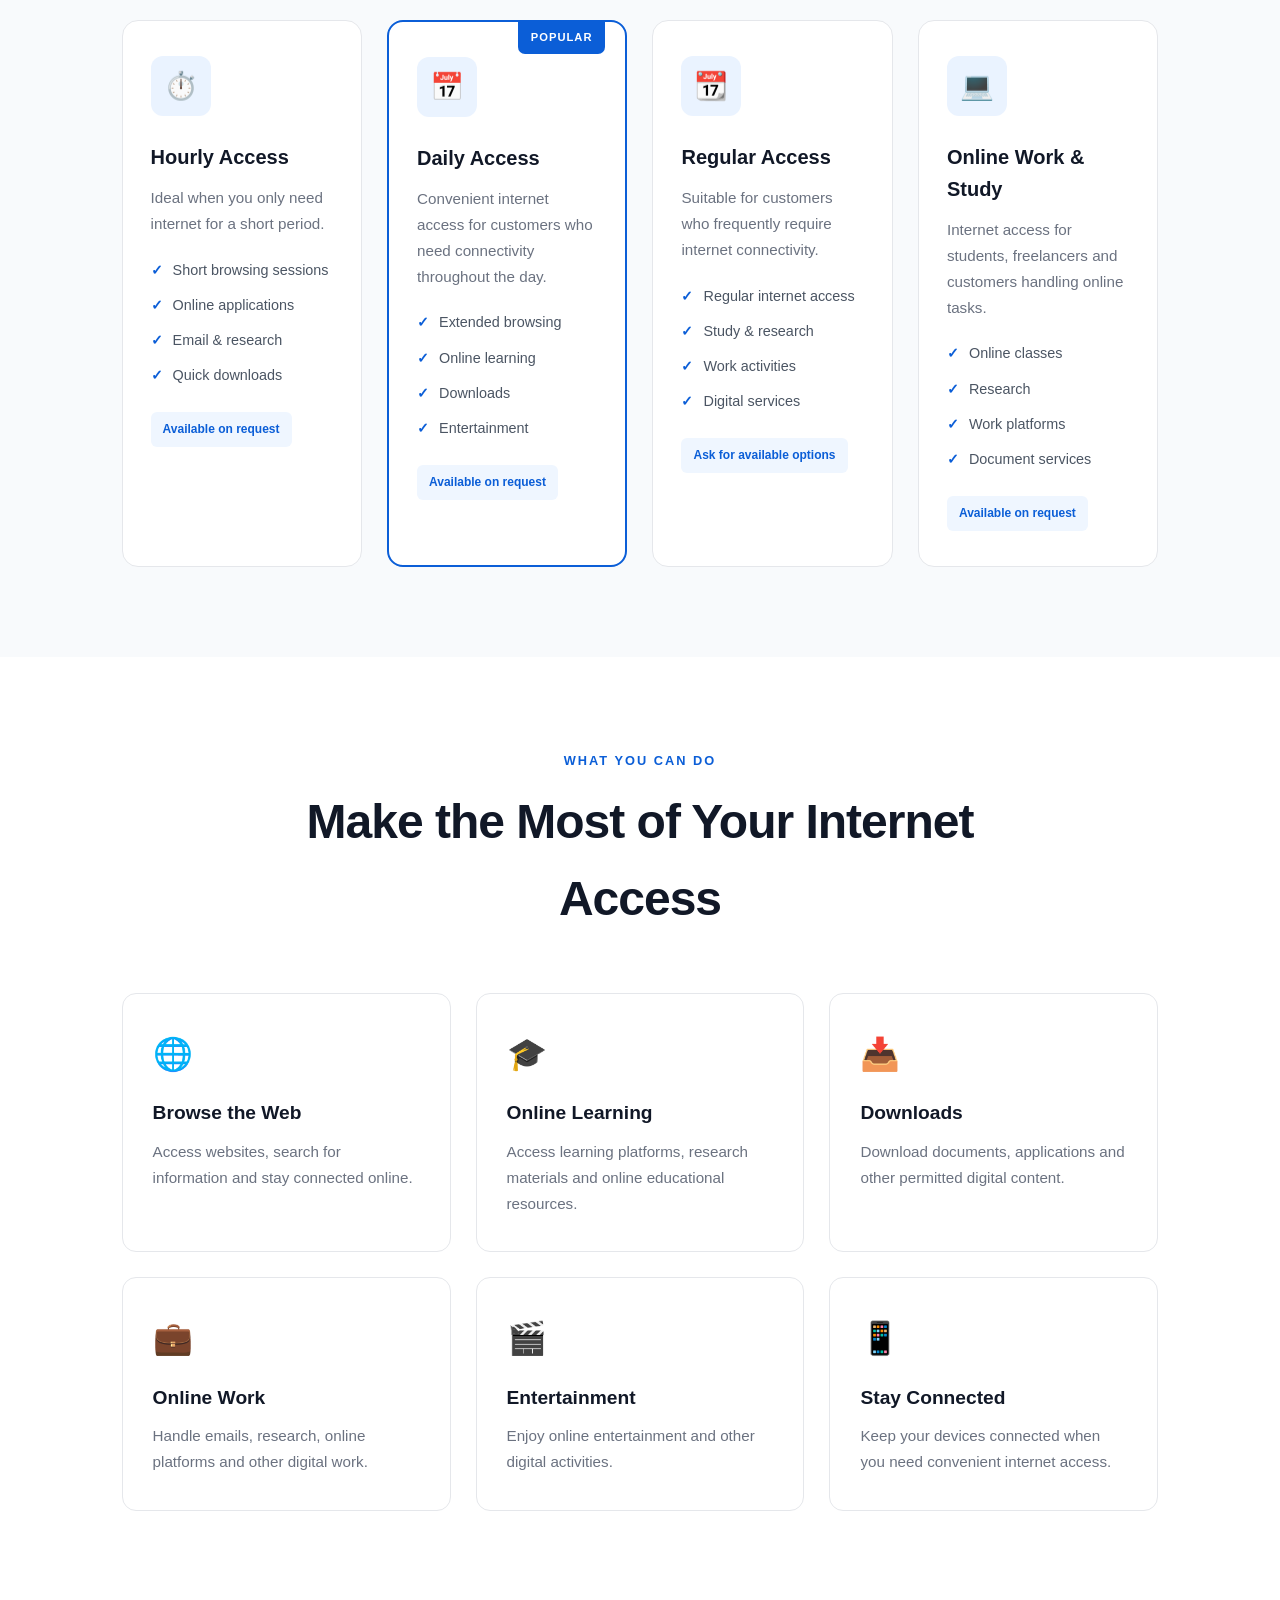
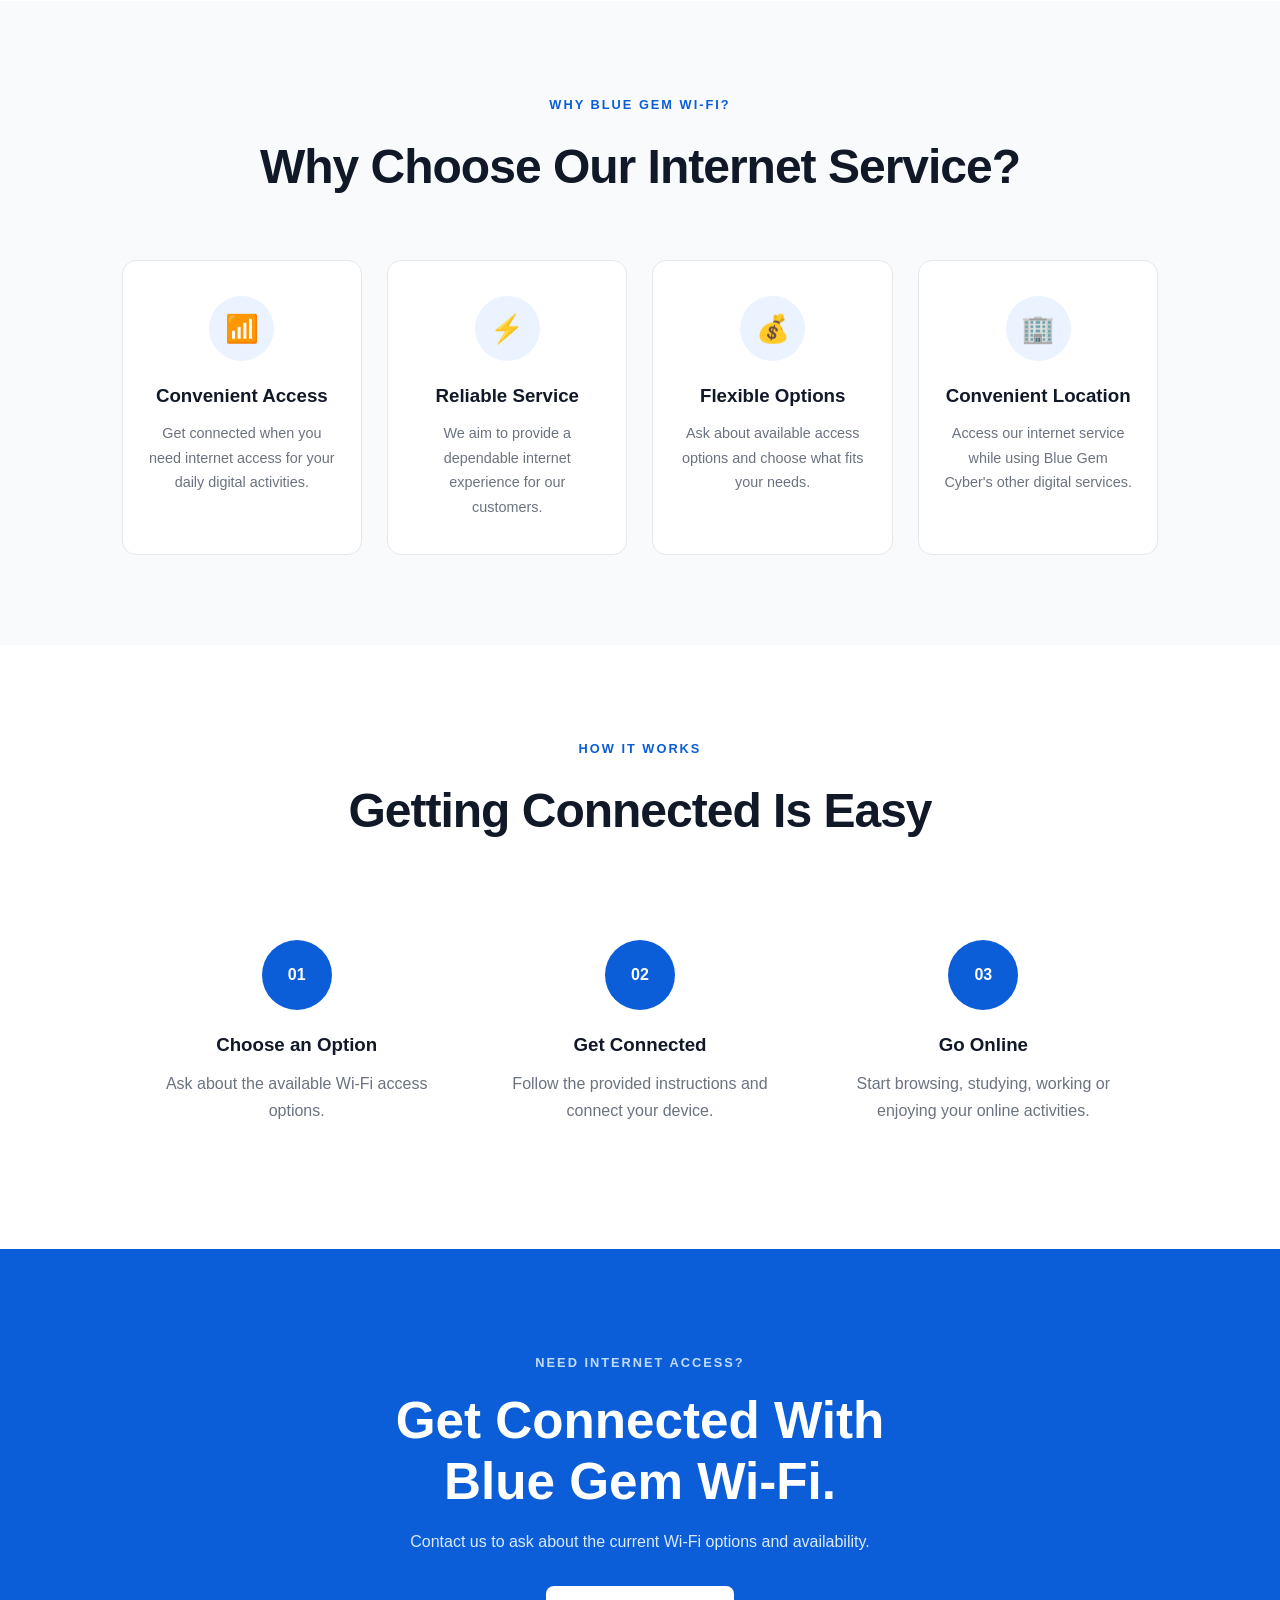
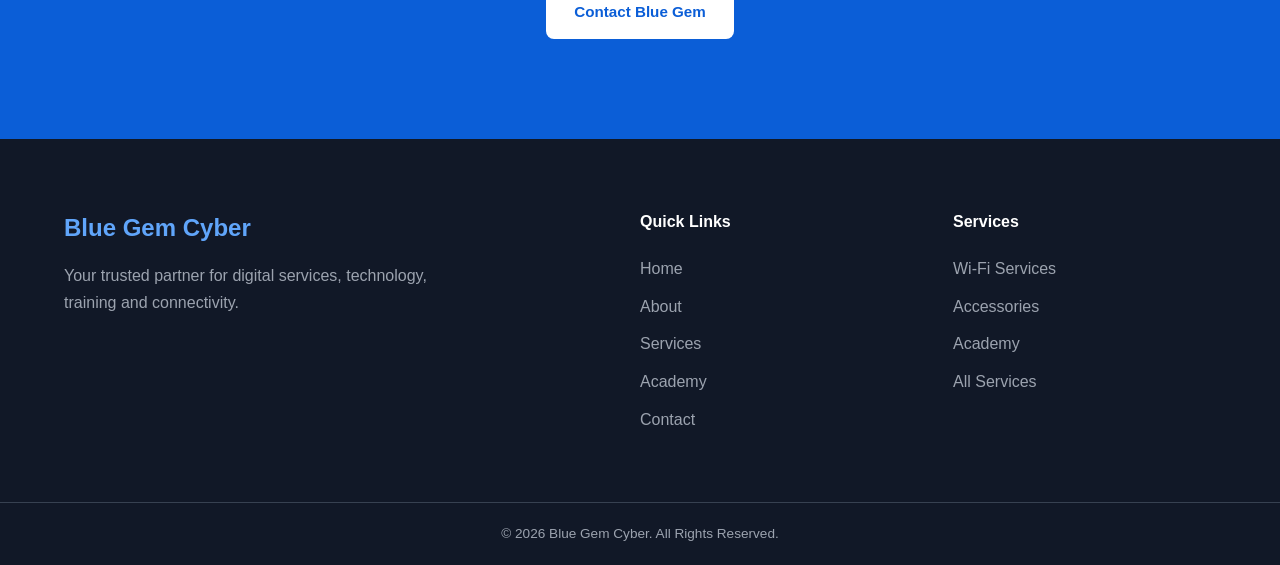
<file: wifi.html>
<!DOCTYPE html>
<html lang="en">
<head>
    <meta charset="UTF-8">
    <meta name="viewport" content="width=device-width, initial-scale=1.0">

    <title>Wi-Fi Services | Blue Gem Cyber</title>

    <link rel="stylesheet" href="css/global.css">
    <link rel="stylesheet" href="css/wifi.css">
</head>

<body>

    <!-- HEADER -->
    <header>
        <nav>
    <div class="logo">
        <a href="index.html">Blue Gem Cyber</a>
    </div>

    <ul class="nav-links">

        <li>
            <a href="index.html">Home</a>
        </li>

        <li>
            <a href="about.html">About</a>
        </li>

        <!-- SERVICES DROPDOWN -->
        <li class="dropdown">
            <a href="services.html">
                Services <span class="dropdown-arrow">▾</span>
            </a>

            <ul class="dropdown-menu">

                <li>
                    <a href="services.html">
                        Cyber & Digital Services
                    </a>
                </li>

                <li>
                    <a href="apps-web.html">
                        Website & App Development
                    </a>
                </li>

                <li>
                    <a href="computer-phone-repair.html">
                        Computer & Phone Repair
                    </a>
                </li>

                <li>
                    <a href="wifi.html">
                        Wi-Fi Services
                    </a>
                </li>

                <li>
                    <a href="playstation.html">
                        PlayStation & Gaming
                    </a>
                </li>

                <li>
                    <a href="movies.html">
                        Movies & Series
                    </a>
                </li>

                <li>
                    <a href="accessories.html">
                        Accessories
                    </a>
                </li>

            </ul>
        </li>


        <li>
            <a href="academy.html">Academy</a>
        </li>


        <!-- MORE DROPDOWN -->
        <li class="dropdown">
            <a href="#">
                More <span class="dropdown-arrow">▾</span>
            </a>

            <ul class="dropdown-menu">

                <li>
                    <a href="about.html">
                        About Blue Gem
                    </a>
                </li>

                <li>
                    <a href="contact.html">
                        Contact Us
                    </a>
                </li>

            </ul>
        </li>


        <li>
            <a href="contact.html">Contact</a>
        </li>

    </ul>
</nav>
    </header>


    <!-- WIFI HERO -->
    <section class="wifi-hero">
        <div class="wifi-hero-content">

            <span class="hero-tag">BLUE GEM WI-FI</span>

            <h1>
                Fast, Reliable & Convenient
                <span>Internet Access.</span>
            </h1>

            <p>
                Stay connected with reliable Wi-Fi for browsing,
                online learning, downloads, entertainment and everyday
                digital needs.
            </p>

            <div class="hero-buttons">
                <a href="#wifi-packages" class="btn primary-btn">
                    View Options
                </a>

                <a href="contact.html" class="btn secondary-btn">
                    Contact Us
                </a>
            </div>

        </div>
    </section>


    <!-- INTRODUCTION -->
    <section class="wifi-intro section-padding">

        <div class="section-heading">
            <span>STAY CONNECTED</span>
            <h2>Internet Access Made Simple</h2>
        </div>

        <div class="intro-content">

            <div class="intro-text">
                <p>
                    At Blue Gem Cyber, we provide convenient Wi-Fi access
                    for customers who need dependable internet connectivity
                    for work, school, entertainment and other online activities.
                </p>

                <p>
                    Whether you need internet for a short session or regular
                    access, you can choose an option that suits your needs.
                </p>
            </div>

            <div class="intro-highlight">
                <div class="highlight-icon">📶</div>
                <h3>Stay Connected</h3>
                <p>
                    Get online and enjoy convenient internet access
                    whenever you need it.
                </p>
            </div>

        </div>

    </section>


    <!-- WIFI PACKAGES -->
    <section class="wifi-packages section-padding" id="wifi-packages">

        <div class="section-heading">
            <span>WI-FI OPTIONS</span>
            <h2>Choose What Works for You</h2>

            <p>
                Package availability and rates may vary.
                Contact Blue Gem Cyber for current options.
            </p>
        </div>

        <div class="packages-grid">

            <!-- Package 1 -->
            <div class="package-card">

                <div class="package-icon">⏱️</div>

                <h3>Hourly Access</h3>

                <p>
                    Ideal when you only need internet for a short period.
                </p>

                <ul>
                    <li>Short browsing sessions</li>
                    <li>Online applications</li>
                    <li>Email & research</li>
                    <li>Quick downloads</li>
                </ul>

                <span class="package-status">
                    Available on request
                </span>

            </div>


            <!-- Package 2 -->
            <div class="package-card featured-package">

                <div class="popular-label">POPULAR</div>

                <div class="package-icon">📅</div>

                <h3>Daily Access</h3>

                <p>
                    Convenient internet access for customers who need
                    connectivity throughout the day.
                </p>

                <ul>
                    <li>Extended browsing</li>
                    <li>Online learning</li>
                    <li>Downloads</li>
                    <li>Entertainment</li>
                </ul>

                <span class="package-status">
                    Available on request
                </span>

            </div>


            <!-- Package 3 -->
            <div class="package-card">

                <div class="package-icon">📆</div>

                <h3>Regular Access</h3>

                <p>
                    Suitable for customers who frequently require
                    internet connectivity.
                </p>

                <ul>
                    <li>Regular internet access</li>
                    <li>Study & research</li>
                    <li>Work activities</li>
                    <li>Digital services</li>
                </ul>

                <span class="package-status">
                    Ask for available options
                </span>

            </div>


            <!-- Package 4 -->
            <div class="package-card">

                <div class="package-icon">💻</div>

                <h3>Online Work & Study</h3>

                <p>
                    Internet access for students, freelancers and
                    customers handling online tasks.
                </p>

                <ul>
                    <li>Online classes</li>
                    <li>Research</li>
                    <li>Work platforms</li>
                    <li>Document services</li>
                </ul>

                <span class="package-status">
                    Available on request
                </span>

            </div>

        </div>

    </section>


    <!-- WHAT YOU CAN DO -->
    <section class="wifi-activities section-padding">

        <div class="section-heading">
            <span>WHAT YOU CAN DO</span>
            <h2>Make the Most of Your Internet Access</h2>
        </div>

        <div class="activities-grid">

            <div class="activity-card">
                <div class="activity-icon">🌐</div>
                <h3>Browse the Web</h3>
                <p>
                    Access websites, search for information and
                    stay connected online.
                </p>
            </div>

            <div class="activity-card">
                <div class="activity-icon">🎓</div>
                <h3>Online Learning</h3>
                <p>
                    Access learning platforms, research materials
                    and online educational resources.
                </p>
            </div>

            <div class="activity-card">
                <div class="activity-icon">📥</div>
                <h3>Downloads</h3>
                <p>
                    Download documents, applications and other
                    permitted digital content.
                </p>
            </div>

            <div class="activity-card">
                <div class="activity-icon">💼</div>
                <h3>Online Work</h3>
                <p>
                    Handle emails, research, online platforms and
                    other digital work.
                </p>
            </div>

            <div class="activity-card">
                <div class="activity-icon">🎬</div>
                <h3>Entertainment</h3>
                <p>
                    Enjoy online entertainment and other digital
                    activities.
                </p>
            </div>

            <div class="activity-card">
                <div class="activity-icon">📱</div>
                <h3>Stay Connected</h3>
                <p>
                    Keep your devices connected when you need
                    convenient internet access.
                </p>
            </div>

        </div>

    </section>


    <!-- WHY CHOOSE US -->
    <section class="wifi-benefits section-padding">

        <div class="section-heading">
            <span>WHY BLUE GEM WI-FI?</span>
            <h2>Why Choose Our Internet Service?</h2>
        </div>

        <div class="benefits-grid">

            <div class="benefit-card">
                <div class="benefit-icon">📶</div>
                <h3>Convenient Access</h3>
                <p>
                    Get connected when you need internet access
                    for your daily digital activities.
                </p>
            </div>

            <div class="benefit-card">
                <div class="benefit-icon">⚡</div>
                <h3>Reliable Service</h3>
                <p>
                    We aim to provide a dependable internet experience
                    for our customers.
                </p>
            </div>

            <div class="benefit-card">
                <div class="benefit-icon">💰</div>
                <h3>Flexible Options</h3>
                <p>
                    Ask about available access options and choose
                    what fits your needs.
                </p>
            </div>

            <div class="benefit-card">
                <div class="benefit-icon">🏢</div>
                <h3>Convenient Location</h3>
                <p>
                    Access our internet service while using
                    Blue Gem Cyber's other digital services.
                </p>
            </div>

        </div>

    </section>


    <!-- HOW IT WORKS -->
    <section class="how-it-works section-padding">

        <div class="section-heading">
            <span>HOW IT WORKS</span>
            <h2>Getting Connected Is Easy</h2>
        </div>

        <div class="steps-grid">

            <div class="step-card">
                <div class="step-number">01</div>
                <h3>Choose an Option</h3>
                <p>
                    Ask about the available Wi-Fi access options.
                </p>
            </div>

            <div class="step-card">
                <div class="step-number">02</div>
                <h3>Get Connected</h3>
                <p>
                    Follow the provided instructions and connect
                    your device.
                </p>
            </div>

            <div class="step-card">
                <div class="step-number">03</div>
                <h3>Go Online</h3>
                <p>
                    Start browsing, studying, working or enjoying
                    your online activities.
                </p>
            </div>

        </div>

    </section>


    <!-- CTA -->
    <section class="wifi-cta">

        <div class="cta-content">

            <span>NEED INTERNET ACCESS?</span>

            <h2>
                Get Connected With
                <strong>Blue Gem Wi-Fi.</strong>
            </h2>

            <p>
                Contact us to ask about the current Wi-Fi options
                and availability.
            </p>

            <a href="contact.html" class="btn cta-btn">
                Contact Blue Gem
            </a>

        </div>

    </section>


    <!-- FOOTER -->
    <footer>

        <div class="footer-content">

            <div class="footer-brand">
                <h3>Blue Gem Cyber</h3>

                <p>
                    Your trusted partner for digital services,
                    technology, training and connectivity.
                </p>
            </div>

            <div class="footer-links">
                <h4>Quick Links</h4>

                <a href="index.html">Home</a>
                <a href="about.html">About</a>
                <a href="services.html">Services</a>
                <a href="academy.html">Academy</a>
                <a href="contact.html">Contact</a>
            </div>

            <div class="footer-links">
                <h4>Services</h4>

                <a href="wifi.html">Wi-Fi Services</a>
                <a href="accessories.html">Accessories</a>
                <a href="academy.html">Academy</a>
                <a href="services.html">All Services</a>
            </div>

        </div>

        <div class="footer-bottom">
            <p>
                © 2026 Blue Gem Cyber. All Rights Reserved.
            </p>
        </div>

    </footer>

</body>
</html>
</file>
<file: css/global.css>
/* =========================
   RESET & GLOBAL STYLES
========================= */

* {
    margin: 0;
    padding: 0;
    box-sizing: border-box;
}

html {
    scroll-behavior: smooth;
}

body {
    font-family: Arial, Helvetica, sans-serif;
    background: #ffffff;
    color: #111827;
    line-height: 1.6;
}

a {
    text-decoration: none;
    color: inherit;
}

ul {
    list-style: none;
}

img {
    max-width: 100%;
    display: block;
}


/* =========================
   HEADER
========================= */

/* =========================
   HEADER
========================= */

header {
    width: 100%;
    background: #ffffff;
    border-bottom: 1px solid #e5e7eb;
    position: sticky;
    top: 0;
    z-index: 1000;
}

nav {
    width: 90%;
    max-width: 1200px;
    min-height: 75px;
    margin: auto;

    display: flex;
    align-items: center;
    justify-content: space-between;
}

.logo a {
    font-size: 1.6rem;
    font-weight: 800;
    color: #0b5ed7;
    letter-spacing: -0.5px;
}

.nav-links {
    display: flex;
    align-items: center;
    gap: 30px;
}

.nav-links a {
    position: relative;

    font-size: 0.95rem;
    font-weight: 600;
    color: #374151;

    transition: color 0.3s ease;
}

.nav-links a::after {
    content: "";

    position: absolute;
    left: 0;
    bottom: -8px;

    width: 0;
    height: 2px;

    background: #0b5ed7;

    transition: width 0.3s ease;
}

.nav-links a:hover {
    color: #0b5ed7;
}

.nav-links a:hover::after {
    width: 100%;
}

/* =========================
   HERO
========================= */

.hero {
    min-height: 600px;

    display: flex;
    align-items: center;

    background:
        linear-gradient(
            135deg,
            #eff6ff 0%,
            #ffffff 60%
        );
}

.hero-content {
    width: 90%;
    max-width: 1200px;
    margin: auto;
}

.hero-subtitle {
    color: #0b5ed7;
    font-size: 0.9rem;
    font-weight: 700;
    letter-spacing: 2px;
    margin-bottom: 15px;
}

.hero h1 {
    max-width: 750px;

    font-size: clamp(2.5rem, 6vw, 5rem);
    line-height: 1.05;

    margin-bottom: 25px;
}

.hero h1 span {
    color: #0b5ed7;
}

.hero-content > p:not(.hero-subtitle) {
    max-width: 650px;

    font-size: 1.1rem;
    color: #4b5563;

    margin-bottom: 35px;
}


/* =========================
   BUTTONS
========================= */

.hero-buttons {
    display: flex;
    gap: 15px;
    flex-wrap: wrap;
}

.btn {
    display: inline-block;

    padding: 13px 25px;

    background: #0b5ed7;
    color: #ffffff;

    border-radius: 6px;

    font-weight: 600;

    transition: 0.3s ease;
}

.btn:hover {
    background: #084298;
    transform: translateY(-2px);
}

.secondary-btn {
    background: transparent;
    color: #0b5ed7;
    border: 2px solid #0b5ed7;
}

.secondary-btn:hover {
    background: #0b5ed7;
    color: #ffffff;
}


/* =========================
   SERVICES
========================= */

.services-preview {
    padding: 100px 5%;
}

.section-heading {
    text-align: center;
    margin-bottom: 50px;
}

.section-heading p {
    color: #0b5ed7;
    font-weight: 700;
    letter-spacing: 2px;
    font-size: 0.85rem;
}

.section-heading h2 {
    font-size: 2.5rem;
    margin-top: 8px;
}

.service-cards {
    max-width: 1200px;
    margin: auto;

    display: grid;
    grid-template-columns: repeat(4, 1fr);
    gap: 25px;
}

.service-card {
    padding: 30px;

    border: 1px solid #e5e7eb;
    border-radius: 12px;

    background: #ffffff;

    transition: 0.3s ease;
}

.service-card:hover {
    transform: translateY(-8px);
    box-shadow: 0 15px 35px rgba(0, 0, 0, 0.08);
}

.service-card h3 {
    margin-bottom: 15px;
}

.service-card p {
    color: #6b7280;
    margin-bottom: 20px;
}

.service-card a {
    color: #0b5ed7;
    font-weight: 700;
}


/* =========================
   ABOUT
========================= */

.about-preview {
    padding: 100px 5%;
    background: #f8fafc;
}

.about-content {
    max-width: 800px;
    margin: auto;
    text-align: center;
}

.about-content > p:first-child {
    color: #0b5ed7;
    font-weight: 700;
    letter-spacing: 2px;
}

.about-content h2 {
    font-size: 2.8rem;
    margin: 15px 0;
}

.about-content p {
    color: #6b7280;
    margin-bottom: 30px;
}


/* =========================
   CTA
========================= */

.cta {
    padding: 100px 5%;
    text-align: center;

    background: #0b5ed7;
    color: #ffffff;
}

.cta h2 {
    font-size: 2.7rem;
    margin-bottom: 15px;
}

.cta p {
    margin-bottom: 30px;
}

.cta .btn {
    background: #ffffff;
    color: #0b5ed7;
}

.cta .btn:hover {
    background: #f1f5f9;
}


/* =========================
   FOOTER
========================= */

footer {
    background: #111827;
    color: #ffffff;
}

.footer-content {
    max-width: 1200px;
    width: 90%;
    margin: auto;

    padding: 70px 0;

    display: grid;
    grid-template-columns: 2fr 1fr 1fr;
    gap: 50px;
}

.footer-brand h3 {
    color: #60a5fa;
    margin-bottom: 10px;
}

.footer-brand p,
.footer-contact p {
    color: #9ca3af;
}

.footer-links {
    display: flex;
    flex-direction: column;
    gap: 8px;
}

.footer-links h4,
.footer-contact h4 {
    margin-bottom: 10px;
}

.footer-links a {
    color: #9ca3af;
}

.footer-links a:hover {
    color: #ffffff;
}

.footer-bottom {
    border-top: 1px solid #374151;

    text-align: center;
    padding: 20px;

    color: #9ca3af;
}


/* =========================
   MOBILE RESPONSIVENESS
========================= */

@media (max-width: 900px) {

    .service-cards {
        grid-template-columns: repeat(2, 1fr);
    }

    .footer-content {
        grid-template-columns: 1fr 1fr;
    }
}


@media (max-width: 600px) {

    nav {
        flex-direction: column;
        gap: 15px;
        padding: 20px 0;
    }

    .nav-links {
        gap: 15px;
        flex-wrap: wrap;
        justify-content: center;
    }

    .hero {
        min-height: 500px;
    }

    .hero h1 {
        font-size: 2.8rem;
    }

    .service-cards {
        grid-template-columns: 1fr;
    }

    .footer-content {
        grid-template-columns: 1fr;
    }

    .about-content h2 {
        font-size: 2.2rem;
    }

    .cta h2 {
        font-size: 2.2rem;
    }
}
/* =========================
   HERO SECTION
========================= */

.hero {
    min-height: 650px;
    width: 100%;

    display: flex;
    align-items: center;

    background:
        radial-gradient(circle at 80% 30%, rgba(11, 94, 215, 0.12), transparent 35%),
        linear-gradient(135deg, #f8fbff 0%, #eef5ff 100%);

    position: relative;
    overflow: hidden;
}

/* Decorative shapes */

.hero::before {
    content: "";
    position: absolute;

    width: 400px;
    height: 400px;

    border: 1px solid rgba(11, 94, 215, 0.12);
    border-radius: 50%;

    right: -120px;
    top: -100px;
}

.hero::after {
    content: "";
    position: absolute;

    width: 250px;
    height: 250px;

    border: 1px solid rgba(11, 94, 215, 0.10);
    border-radius: 50%;

    right: 100px;
    bottom: -150px;
}

/* Hero content */

.hero-content {
    width: 90%;
    max-width: 1200px;
    margin: auto;

    position: relative;
    z-index: 2;
}

/* Small heading */

.hero-tag {
    display: inline-block;

    margin-bottom: 20px;

    padding: 8px 15px;

    background: rgba(11, 94, 215, 0.08);
    color: #0b5ed7;

    border-radius: 30px;

    font-size: 0.8rem;
    font-weight: 800;
    letter-spacing: 1.5px;
}

/* Main heading */

.hero h1 {
    max-width: 750px;

    margin-bottom: 25px;

    font-size: clamp(3rem, 6vw, 5.2rem);
    line-height: 1.05;

    font-weight: 800;
    letter-spacing: -2px;

    color: #111827;
}

.hero h1 span {
    display: block;
    color: #0b5ed7;
}

/* Description */

.hero p {
    max-width: 650px;

    margin-bottom: 35px;

    font-size: 1.1rem;
    line-height: 1.8;

    color: #6b7280;
}

/* Buttons */

.hero-buttons {
    display: flex;
    gap: 15px;
    flex-wrap: wrap;

    margin-bottom: 55px;
}

.btn {
    display: inline-block;

    padding: 14px 25px;

    border-radius: 7px;

    font-size: 0.95rem;
    font-weight: 700;

    transition: all 0.3s ease;
}

.btn-primary {
    background: #0b5ed7;
    color: #ffffff;
}

.btn-primary:hover {
    background: #084298;
    transform: translateY(-3px);
}

.btn-outline {
    border: 1px solid #0b5ed7;
    color: #0b5ed7;
    background: transparent;
}

.btn-outline:hover {
    background: #0b5ed7;
    color: #ffffff;
    transform: translateY(-3px);
}

/* Hero feature points */

.hero-features {
    display: flex;
    gap: 45px;
    flex-wrap: wrap;
}

.hero-features div {
    display: flex;
    flex-direction: column;
    gap: 5px;
}

.hero-features strong {
    font-size: 0.8rem;
    color: #0b5ed7;
    letter-spacing: 1px;
}

.hero-features span {
    font-size: 0.9rem;
    font-weight: 600;
    color: #374151;
}
/* =========================
   HERO MOBILE
========================= */

@media (max-width: 768px) {

    .hero {
        min-height: 600px;
        text-align: center;
    }

    .hero-content {
        width: 92%;
    }

    .hero h1 {
        font-size: 3rem;
        letter-spacing: -1px;
    }

    .hero p {
        font-size: 1rem;
        line-height: 1.7;
        margin-left: auto;
        margin-right: auto;
    }

    .hero-buttons {
        justify-content: center;
    }

    .hero-features {
        justify-content: center;
        gap: 25px;
    }
}
/* =========================
   SERVICES SECTION
========================= */

.services {
    padding: 100px 5%;
    background: #ffffff;
}

.section-heading {
    max-width: 700px;
    margin: 0 auto 60px;
    text-align: center;
}

.section-heading > span {
    font-size: 0.8rem;
    font-weight: 800;
    letter-spacing: 2px;
    color: #0b5ed7;
}

.section-heading h2 {
    margin: 12px 0 15px;
    font-size: 2.8rem;
    color: #111827;
}

.section-heading p {
    color: #6b7280;
    line-height: 1.7;
}

/* Services Grid */

.services-grid {
    width: 90%;
    max-width: 1200px;
    margin: auto;

    display: grid;
    grid-template-columns: repeat(3, 1fr);
    gap: 25px;
}

/* Service Card */

.service-card {
    padding: 35px 30px;

    background: #ffffff;
    border: 1px solid #e5e7eb;
    border-radius: 12px;

    transition: all 0.3s ease;
}

.service-card:hover {
    transform: translateY(-8px);
    border-color: #0b5ed7;
    box-shadow: 0 15px 35px rgba(0, 0, 0, 0.08);
}

.service-icon {
    width: 55px;
    height: 55px;

    display: flex;
    align-items: center;
    justify-content: center;

    margin-bottom: 20px;

    background: #eef5ff;
    border-radius: 10px;

    font-size: 1.6rem;
}

.service-card h3 {
    margin-bottom: 12px;

    font-size: 1.2rem;
    color: #111827;
}

.service-card p {
    margin-bottom: 20px;

    color: #6b7280;
    font-size: 0.95rem;
    line-height: 1.7;
}

.service-card a {
    color: #0b5ed7;
    font-size: 0.9rem;
    font-weight: 700;
}

.service-card a:hover {
    text-decoration: underline;
}

/* Services Mobile */

@media (max-width: 900px) {

    .services-grid {
        grid-template-columns: repeat(2, 1fr);
    }
}

@media (max-width: 600px) {

    .services {
        padding: 70px 5%;
    }

    .section-heading h2 {
        font-size: 2.2rem;
    }

    .services-grid {
        width: 100%;
        grid-template-columns: 1fr;
    }
}
/* ================================
   DROPDOWN MENU
================================ */

.dropdown {
    position: relative;
}


/* Small arrow */
.dropdown-arrow {
    margin-left: 4px;
    font-size: 0.75rem;
}


/* Dropdown container */
.dropdown-menu {
    position: absolute;
    top: calc(100% + 15px);
    left: 50%;
    transform: translateX(-50%) translateY(10px);

    width: 245px;
    padding: 10px 0;

    background: #ffffff;
    border: 1px solid #e5e7eb;
    border-radius: 10px;

    box-shadow: 0 15px 35px rgba(0, 0, 0, 0.12);

    opacity: 0;
    visibility: hidden;

    transition: all 0.25s ease;

    z-index: 2000;
}


/* Dropdown links */
.dropdown-menu li {
    width: 100%;
}

.dropdown-menu a {
    display: block;
    width: 100%;

    padding: 11px 18px;

    font-size: 0.88rem;
    font-weight: 600;

    color: #374151;

    transition: all 0.2s ease;
}


/* Remove the normal nav underline */
.dropdown-menu a::after {
    display: none;
}


/* Hover effect */
.dropdown-menu a:hover {
    background: #eef6ff;
    color: #0b5ed7;
}


/* Show dropdown when hovering */
.dropdown:hover .dropdown-menu {
    opacity: 1;
    visibility: visible;

    transform: translateX(-50%) translateY(0);
}


/* Rotate arrow slightly */
.dropdown:hover .dropdown-arrow {
    display: inline-block;
    transform: rotate(180deg);
}
</file>
<file: css/about.css>
/* =========================
   ABOUT PAGE
========================= */

/* ABOUT HERO */

.about-hero {
    min-height: 500px;
    padding: 100px 5%;

    display: flex;
    align-items: center;

    background:
        radial-gradient(
            circle at 85% 30%,
            rgba(11, 94, 215, 0.12),
            transparent 35%
        ),
        linear-gradient(135deg, #f8fbff, #eef5ff);
}

.about-hero-content {
    width: 90%;
    max-width: 1200px;
    margin: auto;
}

.about-hero-content > span,
.section-label,
.section-heading > span,
.mission-card > span,
.vision-card > span,
.about-cta span {
    color: #0b5ed7;
    font-size: 0.8rem;
    font-weight: 800;
    letter-spacing: 2px;
}

.about-hero h1 {
    max-width: 800px;
    margin: 18px 0 25px;

    font-size: clamp(3rem, 6vw, 5rem);
    line-height: 1.05;
    letter-spacing: -2px;

    color: #111827;
}

.about-hero h1 strong {
    display: block;
    color: #0b5ed7;
}

.about-hero p {
    max-width: 700px;

    color: #6b7280;
    font-size: 1.1rem;
    line-height: 1.8;
}


/* =========================
   WHO WE ARE
========================= */

.who-we-are {
    padding: 100px 5%;
    background: #ffffff;
}

.about-container {
    width: 90%;
    max-width: 1200px;
    margin: auto;

    display: grid;
    grid-template-columns: 1.2fr 0.8fr;
    gap: 80px;

    align-items: center;
}

.about-text h2 {
    margin: 15px 0 25px;

    font-size: 2.8rem;
    line-height: 1.15;

    color: #111827;
}

.about-text h2 strong {
    color: #0b5ed7;
}

.about-text p {
    margin-bottom: 18px;

    color: #6b7280;
    line-height: 1.8;
}


/* Highlight Cards */

.about-highlight {
    display: flex;
    flex-direction: column;
    gap: 18px;
}

.highlight-card {
    padding: 25px;

    border: 1px solid #e5e7eb;
    border-radius: 12px;

    background: #ffffff;

    transition: all 0.3s ease;
}

.highlight-card:hover {
    transform: translateX(8px);

    border-color: #0b5ed7;

    box-shadow: 0 12px 30px rgba(0, 0, 0, 0.07);
}

.highlight-card strong {
    color: #0b5ed7;
    font-size: 0.8rem;
}

.highlight-card h3 {
    margin: 8px 0;

    font-size: 1.2rem;
    color: #111827;
}

.highlight-card p {
    color: #6b7280;
    line-height: 1.6;
}


/* =========================
   WHAT WE DO
========================= */

.what-we-do {
    padding: 100px 5%;
    background: #f8fafc;
}

.section-heading {
    max-width: 700px;
    margin: 0 auto 60px;

    text-align: center;
}

.section-heading h2 {
    margin: 15px 0;

    font-size: 2.8rem;
    line-height: 1.15;

    color: #111827;
}

.section-heading h2 strong {
    color: #0b5ed7;
}

.section-heading p {
    color: #6b7280;
    line-height: 1.7;
}


/* Service Blocks */

.about-services {
    width: 90%;
    max-width: 1200px;
    margin: auto;

    display: grid;
    grid-template-columns: repeat(2, 1fr);
    gap: 25px;
}

.about-service {
    padding: 35px;

    background: #ffffff;
    border: 1px solid #e5e7eb;
    border-radius: 12px;

    transition: all 0.3s ease;
}

.about-service:hover {
    transform: translateY(-6px);

    border-color: #0b5ed7;

    box-shadow: 0 15px 35px rgba(0, 0, 0, 0.07);
}

.about-service > span {
    color: #0b5ed7;
    font-size: 0.8rem;
    font-weight: 800;
}

.about-service h3 {
    margin: 12px 0;

    font-size: 1.3rem;
    color: #111827;
}

.about-service p {
    color: #6b7280;
    line-height: 1.7;
}


/* =========================
   MISSION & VISION
========================= */

.mission-vision {
    width: 90%;
    max-width: 1200px;

    margin: 100px auto;

    display: grid;
    grid-template-columns: repeat(2, 1fr);
    gap: 25px;
}

.mission-card,
.vision-card {
    padding: 50px;

    border-radius: 14px;

    background: #0b5ed7;
    color: #ffffff;
}

.vision-card {
    background: #111827;
}

.mission-card h2,
.vision-card h2 {
    margin: 20px 0;

    font-size: 2rem;
    line-height: 1.2;
}

.mission-card p,
.vision-card p {
    line-height: 1.8;
    opacity: 0.85;
}


/* =========================
   CTA
========================= */

.about-cta {
    padding: 100px 5%;

    background: #f8fafc;

    text-align: center;
}

.about-cta > div {
    max-width: 750px;
    margin: auto;
}

.about-cta h2 {
    margin: 15px 0;

    font-size: 3rem;
    color: #111827;
}

.about-cta h2 strong {
    color: #0b5ed7;
}

.about-cta p {
    max-width: 650px;
    margin: 0 auto 30px;

    color: #6b7280;
    line-height: 1.8;
}

.about-btn {
    display: inline-block;

    padding: 14px 28px;

    background: #0b5ed7;
    color: #ffffff;

    border-radius: 7px;

    font-weight: 700;

    transition: all 0.3s ease;
}

.about-btn:hover {
    background: #084298;
    transform: translateY(-3px);
}


/* =========================
   ABOUT MOBILE
========================= */

@media (max-width: 800px) {

    .about-hero {
        min-height: 450px;
        text-align: center;
    }

    .about-hero-content {
        width: 100%;
    }

    .about-hero h1 {
        font-size: 3rem;
        letter-spacing: -1px;
    }

    .about-hero p {
        margin: auto;
        font-size: 1rem;
    }

    .about-container {
        grid-template-columns: 1fr;
        gap: 50px;
    }

    .about-text {
        text-align: center;
    }

    .about-text h2 {
        font-size: 2.3rem;
    }

    .about-services {
        grid-template-columns: 1fr;
    }

    .mission-vision {
        grid-template-columns: 1fr;
        margin: 70px auto;
    }

    .mission-card,
    .vision-card {
        padding: 35px;
    }

    .about-cta h2 {
        font-size: 2.3rem;
    }
}
</file>
<file: css/academy.css>
/* =====================================================
   BLUE GEM ACADEMY
   Academy Page Styles
   ===================================================== */


/* ================= ACADEMY HERO ================= */

.academy-hero {
    min-height: 560px;
    display: flex;
    align-items: center;
    position: relative;
    overflow: hidden;

    background:
        radial-gradient(circle at 85% 25%, rgba(11, 94, 215, 0.12), transparent 30%),
        radial-gradient(circle at 15% 80%, rgba(11, 94, 215, 0.08), transparent 30%),
        linear-gradient(135deg, #f5f9ff, #eaf3ff);
}

.academy-hero::before {
    content: "";
    position: absolute;
    width: 300px;
    height: 300px;
    border: 2px solid rgba(11, 94, 215, 0.08);
    border-radius: 50%;
    right: -100px;
    top: 80px;
}

.academy-hero::after {
    content: "";
    position: absolute;
    width: 180px;
    height: 180px;
    border: 2px solid rgba(11, 94, 215, 0.08);
    border-radius: 50%;
    left: -60px;
    bottom: 40px;
}

.academy-hero-content {
    width: 90%;
    max-width: 1200px;
    margin: auto;
    position: relative;
    z-index: 2;
}

.academy-tag,
.section-tag {
    display: inline-block;
    margin-bottom: 18px;
    color: #0b5ed7;
    font-size: 0.8rem;
    font-weight: 800;
    letter-spacing: 2px;
    text-transform: uppercase;
}

.academy-hero h1 {
    max-width: 800px;
    margin-bottom: 22px;
    color: #111827;
    font-size: clamp(3rem, 6vw, 5rem);
    line-height: 1.05;
    letter-spacing: -2px;
}

.academy-hero h1 span {
    color: #0b5ed7;
}

.academy-hero p {
    max-width: 720px;
    margin-bottom: 32px;
    color: #4b5563;
    font-size: 1.1rem;
    line-height: 1.8;
}

.academy-hero-buttons {
    display: flex;
    align-items: center;
    gap: 15px;
}


/* ================= BUTTONS ================= */

.btn-primary,
.btn-secondary {
    display: inline-block;
    padding: 14px 25px;
    border-radius: 8px;
    font-size: 0.95rem;
    font-weight: 700;
    transition: all 0.3s ease;
}

.btn-primary {
    background: #0b5ed7;
    color: #ffffff;
    box-shadow: 0 8px 20px rgba(11, 94, 215, 0.18);
}

.btn-primary:hover {
    background: #084db3;
    transform: translateY(-2px);
}

.btn-secondary {
    background: #ffffff;
    color: #0b5ed7;
    border: 1px solid #d7e3f5;
}

.btn-secondary:hover {
    background: #f1f6fd;
    transform: translateY(-2px);
}


/* ================= SECTION HEADING ================= */

.section-heading {
    max-width: 760px;
    margin: 0 auto 55px;
    text-align: center;
}

.section-heading h2 {
    margin-bottom: 18px;
    color: #111827;
    font-size: clamp(2rem, 4vw, 3rem);
    line-height: 1.15;
}

.section-heading p {
    color: #6b7280;
    font-size: 1rem;
    line-height: 1.8;
}


/* ================= ACADEMY INTRO ================= */

.academy-intro {
    padding: 100px 5%;
    background: #ffffff;
}

.intro-content {
    max-width: 1200px;
    margin: auto;

    display: grid;
    grid-template-columns: 0.9fr 1.1fr;
    gap: 70px;
    align-items: center;
}

.intro-text h3 {
    margin-bottom: 18px;
    color: #111827;
    font-size: 1.8rem;
}

.intro-text p {
    margin-bottom: 18px;
    color: #6b7280;
    line-height: 1.8;
}

.intro-highlights {
    display: grid;
    grid-template-columns: repeat(2, 1fr);
    gap: 18px;
}

.highlight-card {
    padding: 28px;
    background: #f8fbff;
    border: 1px solid #e5edf8;
    border-radius: 12px;
    transition: all 0.3s ease;
}

.highlight-card:hover {
    transform: translateY(-5px);
    border-color: #cbdcf5;
    box-shadow: 0 12px 30px rgba(17, 24, 39, 0.07);
}

.highlight-number {
    display: block;
    margin-bottom: 14px;
    color: #0b5ed7;
    font-size: 0.8rem;
    font-weight: 800;
}

.highlight-card h3 {
    margin-bottom: 10px;
    color: #111827;
    font-size: 1.1rem;
}

.highlight-card p {
    color: #6b7280;
    font-size: 0.9rem;
    line-height: 1.6;
}


/* ================= COURSES ================= */

.courses-section {
    padding: 100px 5%;
    background: #f7faff;
}

.courses-grid {
    max-width: 1200px;
    margin: auto;

    display: grid;
    grid-template-columns: repeat(2, 1fr);
    gap: 25px;
}

.course-card {
    position: relative;
    padding: 35px;
    background: #ffffff;
    border: 1px solid #e4ebf5;
    border-radius: 14px;
    transition: all 0.3s ease;
}

.course-card:hover {
    transform: translateY(-6px);
    border-color: #c8d9f0;
    box-shadow: 0 15px 35px rgba(17, 24, 39, 0.08);
}

.course-number {
    position: absolute;
    top: 25px;
    right: 28px;

    color: #dbe8f8;
    font-size: 2.5rem;
    font-weight: 900;
}

.course-icon {
    width: 58px;
    height: 58px;

    display: flex;
    align-items: center;
    justify-content: center;

    margin-bottom: 22px;

    background: #eaf3ff;
    border-radius: 12px;

    font-size: 1.7rem;
}

.course-card h3 {
    margin-bottom: 14px;
    color: #111827;
    font-size: 1.4rem;
}

.course-card > p {
    margin-bottom: 20px;
    color: #6b7280;
    line-height: 1.7;
}

.course-card ul {
    margin-bottom: 24px;
    padding-left: 20px;
}

.course-card li {
    margin-bottom: 8px;
    color: #4b5563;
    font-size: 0.92rem;
}

.course-card a {
    color: #0b5ed7;
    font-size: 0.9rem;
    font-weight: 700;
}

.course-card a:hover {
    color: #084db3;
}


/* ================= TRAINING SECTIONS ================= */

.training-section {
    padding: 100px 5%;
    background: #ffffff;
}

.training-section:nth-of-type(even) {
    background: #f7faff;
}

.training-content {
    max-width: 1200px;
    margin: auto;

    display: grid;
    grid-template-columns: 1fr 1fr;
    gap: 80px;
    align-items: center;
}

.training-content.reverse {
    direction: rtl;
}

.training-content.reverse > * {
    direction: ltr;
}

.training-text h2 {
    margin-bottom: 20px;
    color: #111827;
    font-size: clamp(2rem, 4vw, 2.8rem);
    line-height: 1.2;
}

.training-text p {
    margin-bottom: 18px;
    color: #6b7280;
    line-height: 1.8;
}

.training-text .btn-primary {
    margin-top: 10px;
}

.training-list {
    display: flex;
    flex-direction: column;
    gap: 14px;
}

.training-item {
    padding: 20px 24px;

    display: flex;
    flex-direction: column;
    gap: 6px;

    background: #f8fbff;
    border: 1px solid #e2ebf7;
    border-radius: 10px;

    transition: all 0.3s ease;
}

.training-item:hover {
    transform: translateX(5px);
    border-color: #c8d9f0;
    box-shadow: 0 8px 20px rgba(17, 24, 39, 0.06);
}

.training-item strong {
    color: #111827;
    font-size: 1rem;
}

.training-item span {
    color: #6b7280;
    font-size: 0.88rem;
    line-height: 1.5;
}


/* ================= PROGRAMMING SECTION ================= */

.programming-section {
    background: #f7faff;
}


/* ================= DESIGN SECTION ================= */

.design-section {
    padding: 100px 5%;
    background: #ffffff;
}

.design-grid {
    max-width: 1000px;
    margin: auto;

    display: grid;
    grid-template-columns: repeat(2, 1fr);
    gap: 25px;
}

.design-card {
    padding: 35px;

    background: #f8fbff;
    border: 1px solid #e3ebf6;
    border-radius: 14px;

    transition: all 0.3s ease;
}

.design-card:hover {
    transform: translateY(-5px);
    box-shadow: 0 14px 30px rgba(17, 24, 39, 0.07);
}

.design-card h3 {
    margin-bottom: 15px;
    color: #111827;
    font-size: 1.4rem;
}

.design-card p {
    margin-bottom: 20px;
    color: #6b7280;
    line-height: 1.7;
}

.design-card ul {
    padding-left: 20px;
}

.design-card li {
    margin-bottom: 8px;
    color: #4b5563;
}


/* ================= WHY ACADEMY ================= */

.why-academy {
    padding: 100px 5%;
    background: #f7faff;
}

.why-grid {
    max-width: 1100px;
    margin: auto;

    display: grid;
    grid-template-columns: repeat(4, 1fr);
    gap: 20px;
}

.why-card {
    padding: 28px;
    background: #ffffff;
    border: 1px solid #e2eaf5;
    border-radius: 12px;
    transition: all 0.3s ease;
}

.why-card:hover {
    transform: translateY(-5px);
    box-shadow: 0 12px 28px rgba(17, 24, 39, 0.07);
}

.why-card h3 {
    margin-bottom: 12px;
    color: #111827;
    font-size: 1.05rem;
}

.why-card p {
    color: #6b7280;
    font-size: 0.9rem;
    line-height: 1.7;
}


/* ================= CTA ================= */

.academy-cta {
    padding: 100px 5%;
    background: #0f172a;
}

.academy-cta-content {
    max-width: 800px;
    margin: auto;
    text-align: center;
}

.academy-cta .section-tag {
    color: #60a5fa;
}

.academy-cta h2 {
    margin-bottom: 20px;
    color: #ffffff;
    font-size: clamp(2rem, 4vw, 3rem);
    line-height: 1.2;
}

.academy-cta p {
    margin-bottom: 30px;
    color: #cbd5e1;
    line-height: 1.8;
}

.academy-cta .btn-primary {
    display: inline-block;
}


/* ================= FOOTER ================= */

footer {
    background: #020617;
    color: #ffffff;
}

.footer-content {
    max-width: 1200px;
    margin: auto;
    padding: 70px 5%;

    display: grid;
    grid-template-columns: 1.4fr 1fr 1fr;
    gap: 50px;
}

.footer-content h3 {
    margin-bottom: 18px;
    color: #ffffff;
}

.footer-about p,
.footer-contact p {
    margin-bottom: 10px;
    color: #94a3b8;
    line-height: 1.7;
}

.footer-links {
    display: flex;
    flex-direction: column;
    align-items: flex-start;
}

.footer-links a {
    margin-bottom: 10px;
    color: #94a3b8;
    transition: color 0.3s ease;
}

.footer-links a:hover {
    color: #ffffff;
}

.footer-bottom {
    padding: 20px 5%;
    text-align: center;
    border-top: 1px solid #1e293b;
}

.footer-bottom p {
    color: #64748b;
    font-size: 0.85rem;
}


/* ================= RESPONSIVE ================= */

@media (max-width: 1000px) {

    .why-grid {
        grid-template-columns: repeat(2, 1fr);
    }

    .intro-content {
        grid-template-columns: 1fr;
        gap: 45px;
    }

    .training-content {
        grid-template-columns: 1fr;
        gap: 45px;
    }

    .training-content.reverse {
        direction: ltr;
    }

    .footer-content {
        grid-template-columns: repeat(2, 1fr);
    }

}


@media (max-width: 750px) {

    .academy-hero {
        min-height: 500px;
    }

    .academy-hero h1 {
        font-size: 3rem;
        letter-spacing: -1px;
    }

    .academy-hero p {
        font-size: 1rem;
    }

    .academy-hero-buttons {
        flex-direction: column;
        align-items: flex-start;
    }

    .academy-hero-buttons a {
        width: 100%;
        text-align: center;
    }

    .academy-intro,
    .courses-section,
    .training-section,
    .design-section,
    .why-academy,
    .academy-cta {
        padding: 70px 5%;
    }

    .intro-highlights {
        grid-template-columns: 1fr;
    }

    .courses-grid {
        grid-template-columns: 1fr;
    }

    .design-grid {
        grid-template-columns: 1fr;
    }

    .why-grid {
        grid-template-columns: 1fr;
    }

    .footer-content {
        grid-template-columns: 1fr;
        gap: 35px;
    }

}


@media (max-width: 500px) {

    .academy-hero h1 {
        font-size: 2.5rem;
    }

    .section-heading {
        margin-bottom: 40px;
    }

    .section-heading h2 {
        font-size: 2rem;
    }

    .course-card,
    .design-card,
    .highlight-card {
        padding: 25px;
    }

    .training-item {
        padding: 18px;
    }

}
</file>
<file: css/accessories.css>
/* =====================================================
   BLUE GEM CYBER
   ACCESSORIES / SHOP PAGE
   ===================================================== */


/* ================= SHOP HERO ================= */

.shop-hero {
    min-height: 520px;

    display: flex;
    align-items: center;

    position: relative;
    overflow: hidden;

    background:
        radial-gradient(circle at 85% 25%, rgba(11, 94, 215, 0.13), transparent 30%),
        radial-gradient(circle at 10% 85%, rgba(11, 94, 215, 0.08), transparent 30%),
        linear-gradient(135deg, #f5f9ff, #eaf3ff);
}

.shop-hero::before {
    content: "";

    position: absolute;

    width: 320px;
    height: 320px;

    right: -110px;
    top: 70px;

    border: 2px solid rgba(11, 94, 215, 0.08);

    border-radius: 50%;
}

.shop-hero::after {
    content: "";

    position: absolute;

    width: 180px;
    height: 180px;

    left: -70px;
    bottom: -50px;

    border: 2px solid rgba(11, 94, 215, 0.08);

    border-radius: 50%;
}

.shop-hero-content {
    width: 90%;
    max-width: 1200px;

    margin: auto;

    position: relative;
    z-index: 2;
}

.shop-hero h1 {
    max-width: 850px;

    margin-bottom: 22px;

    color: #111827;

    font-size: clamp(2.8rem, 6vw, 4.8rem);

    line-height: 1.08;

    letter-spacing: -2px;
}

.shop-hero h1 span {
    display: block;

    color: #0b5ed7;
}

.shop-hero p {
    max-width: 700px;

    margin-bottom: 30px;

    color: #4b5563;

    font-size: 1.05rem;

    line-height: 1.8;
}

.shop-buttons {
    display: flex;

    align-items: center;

    gap: 15px;
}


/* ================= BUTTONS ================= */

.btn-primary,
.btn-secondary {
    display: inline-block;

    padding: 14px 25px;

    border-radius: 8px;

    font-size: 0.95rem;

    font-weight: 700;

    transition: all 0.3s ease;
}

.btn-primary {
    background: #0b5ed7;

    color: #ffffff;

    box-shadow: 0 8px 20px rgba(11, 94, 215, 0.18);
}

.btn-primary:hover {
    background: #084db3;

    transform: translateY(-2px);
}

.btn-secondary {
    background: #ffffff;

    color: #0b5ed7;

    border: 1px solid #d7e3f5;
}

.btn-secondary:hover {
    background: #f1f6fd;

    transform: translateY(-2px);
}


/* ================= INTRO ================= */

.shop-intro {
    padding: 90px 5% 40px;

    background: #ffffff;
}

.section-heading {
    max-width: 760px;

    margin: auto;

    text-align: center;
}

.section-tag {
    display: inline-block;

    margin-bottom: 16px;

    color: #0b5ed7;

    font-size: 0.8rem;

    font-weight: 800;

    letter-spacing: 2px;

    text-transform: uppercase;
}

.section-heading h2 {
    margin-bottom: 18px;

    color: #111827;

    font-size: clamp(2rem, 4vw, 3rem);

    line-height: 1.15;
}

.section-heading p {
    color: #6b7280;

    line-height: 1.8;
}


/* ================= PRODUCTS ================= */

.products-section {
    padding: 60px 5% 100px;

    background: #ffffff;
}

.products-grid {
    max-width: 1200px;

    margin: auto;

    display: grid;

    grid-template-columns: repeat(4, 1fr);

    gap: 22px;
}

.product-card {
    overflow: hidden;

    background: #ffffff;

    border: 1px solid #e1e9f4;

    border-radius: 14px;

    transition: all 0.3s ease;
}

.product-card:hover {
    transform: translateY(-6px);

    border-color: #c6d8ef;

    box-shadow: 0 15px 35px rgba(17, 24, 39, 0.08);
}


/* ================= PRODUCT IMAGE ================= */

.product-image {
    height: 180px;

    display: flex;

    align-items: center;

    justify-content: center;

    background:
        linear-gradient(135deg, #eef5ff, #f8fbff);

    font-size: 4.5rem;

    border-bottom: 1px solid #e7eef8;
}


/* ================= PRODUCT CONTENT ================= */

.product-content {
    padding: 24px;
}

.product-category {
    display: block;

    margin-bottom: 10px;

    color: #0b5ed7;

    font-size: 0.7rem;

    font-weight: 800;

    letter-spacing: 1.2px;
}

.product-content h3 {
    margin-bottom: 12px;

    color: #111827;

    font-size: 1.15rem;

    line-height: 1.3;
}

.product-content p {
    min-height: 90px;

    margin-bottom: 20px;

    color: #6b7280;

    font-size: 0.88rem;

    line-height: 1.7;
}

.product-footer {
    padding-top: 17px;

    display: flex;

    align-items: center;

    justify-content: space-between;

    gap: 10px;

    border-top: 1px solid #edf1f6;
}

.product-footer span {
    color: #6b7280;

    font-size: 0.72rem;

    line-height: 1.4;
}

.product-footer a {
    flex-shrink: 0;

    color: #0b5ed7;

    font-size: 0.82rem;

    font-weight: 700;
}

.product-footer a:hover {
    color: #084db3;
}


/* ================= HOW TO BUY ================= */

.how-to-buy {
    padding: 100px 5%;

    background: #f7faff;
}

.steps-grid {
    max-width: 1000px;

    margin: auto;

    display: grid;

    grid-template-columns: repeat(3, 1fr);

    gap: 25px;
}

.step-card {
    padding: 30px;

    background: #ffffff;

    border: 1px solid #e2ebf7;

    border-radius: 14px;

    transition: all 0.3s ease;
}

.step-card:hover {
    transform: translateY(-5px);

    box-shadow: 0 12px 28px rgba(17, 24, 39, 0.07);
}

.step-number {
    display: block;

    margin-bottom: 20px;

    color: #0b5ed7;

    font-size: 1.8rem;

    font-weight: 900;
}

.step-card h3 {
    margin-bottom: 12px;

    color: #111827;

    font-size: 1.15rem;
}

.step-card p {
    color: #6b7280;

    font-size: 0.9rem;

    line-height: 1.7;
}


/* ================= SHOP CTA ================= */

.shop-cta {
    padding: 100px 5%;

    background: #0f172a;
}

.shop-cta-content {
    max-width: 800px;

    margin: auto;

    text-align: center;
}

.shop-cta .section-tag {
    color: #60a5fa;
}

.shop-cta h2 {
    margin-bottom: 20px;

    color: #ffffff;

    font-size: clamp(2rem, 4vw, 3rem);

    line-height: 1.2;
}

.shop-cta p {
    margin-bottom: 30px;

    color: #cbd5e1;

    line-height: 1.8;
}

.shop-cta .btn-primary {
    display: inline-block;
}


/* ================= FOOTER ================= */

footer {
    background: #020617;

    color: #ffffff;
}

.footer-content {
    max-width: 1200px;

    margin: auto;

    padding: 70px 5%;

    display: grid;

    grid-template-columns: 1.4fr 1fr 1fr;

    gap: 50px;
}

.footer-content h3 {
    margin-bottom: 18px;

    color: #ffffff;
}

.footer-about p,
.footer-contact p {
    margin-bottom: 10px;

    color: #94a3b8;

    line-height: 1.7;
}

.footer-links {
    display: flex;

    flex-direction: column;

    align-items: flex-start;
}

.footer-links a {
    margin-bottom: 10px;

    color: #94a3b8;

    transition: color 0.3s ease;
}

.footer-links a:hover {
    color: #ffffff;
}

.footer-bottom {
    padding: 20px 5%;

    text-align: center;

    border-top: 1px solid #1e293b;
}

.footer-bottom p {
    color: #64748b;

    font-size: 0.85rem;
}


/* ================= TABLET ================= */

@media (max-width: 1100px) {

    .products-grid {
        grid-template-columns: repeat(3, 1fr);
    }

}


/* ================= SMALL TABLET ================= */

@media (max-width: 850px) {

    .products-grid {
        grid-template-columns: repeat(2, 1fr);
    }

    .steps-grid {
        grid-template-columns: 1fr;
    }

    .footer-content {
        grid-template-columns: repeat(2, 1fr);
    }

}


/* ================= MOBILE ================= */

@media (max-width: 650px) {

    .shop-hero {
        min-height: 480px;
    }

    .shop-hero h1 {
        font-size: 2.7rem;

        letter-spacing: -1px;
    }

    .shop-hero p {
        font-size: 1rem;
    }

    .shop-buttons {
        flex-direction: column;

        align-items: stretch;
    }

    .shop-buttons a {
        text-align: center;
    }

    .shop-intro,
    .products-section,
    .how-to-buy,
    .shop-cta {
        padding-left: 5%;
        padding-right: 5%;
    }

    .shop-intro {
        padding-top: 70px;
    }

    .products-section {
        padding-top: 40px;
        padding-bottom: 70px;
    }

    .products-grid {
        grid-template-columns: 1fr;
    }

    .product-image {
        height: 200px;
    }

    .product-content p {
        min-height: auto;
    }

    .footer-content {
        grid-template-columns: 1fr;

        gap: 35px;
    }

}


/* ================= SMALL PHONES ================= */

@media (max-width: 450px) {

    .shop-hero h1 {
        font-size: 2.35rem;
    }

    .section-heading h2 {
        font-size: 2rem;
    }

    .product-content {
        padding: 22px;
    }

    .step-card {
        padding: 25px;
    }

}
</file>
<file: css/apps-web.css>
/* ================================
   APPS & WEBSITE CREATION PAGE
================================ */


/* HERO */
.development-hero {
    min-height: 560px;
    display: flex;
    align-items: center;
    justify-content: center;
    text-align: center;
    padding: 80px 20px;
    background: linear-gradient(135deg, #eef6ff, #ffffff);
}

.development-hero-content {
    max-width: 850px;
    margin: auto;
}

.hero-label,
.section-label {
    display: inline-block;
    margin-bottom: 15px;
    font-size: 0.82rem;
    font-weight: 800;
    letter-spacing: 1.5px;
    color: #0b5ed7;
}

.development-hero h1 {
    margin-bottom: 20px;
    font-size: 3.5rem;
    line-height: 1.1;
    font-weight: 800;
    color: #111827;
}

.development-hero p {
    max-width: 720px;
    margin: 0 auto 30px;
    font-size: 1.1rem;
    line-height: 1.8;
    color: #6b7280;
}


/* BUTTONS */
.hero-buttons {
    display: flex;
    justify-content: center;
    gap: 15px;
    flex-wrap: wrap;
}

.btn {
    display: inline-block;
    padding: 13px 25px;
    border-radius: 8px;
    font-size: 0.95rem;
    font-weight: 700;
    transition: all 0.3s ease;
}

.primary-btn {
    background: #0b5ed7;
    color: #ffffff;
}

.primary-btn:hover {
    background: #084ca8;
    transform: translateY(-2px);
}

.secondary-btn {
    background: #ffffff;
    color: #0b5ed7;
    border: 1px solid #0b5ed7;
}

.secondary-btn:hover {
    background: #0b5ed7;
    color: #ffffff;
    transform: translateY(-2px);
}


/* GENERAL CONTAINER */
.section-container {
    width: 90%;
    max-width: 1200px;
    margin: auto;
}


/* INTRO */
.development-intro {
    padding: 90px 0;
    text-align: center;
    background: #ffffff;
}

.development-intro .section-container {
    max-width: 850px;
}

.development-intro h2 {
    margin-bottom: 20px;
    font-size: 2.3rem;
    color: #111827;
}

.development-intro p {
    font-size: 1rem;
    line-height: 1.8;
    color: #6b7280;
}


/* SECTION HEADINGS */
.section-heading {
    max-width: 750px;
    margin: 0 auto 50px;
    text-align: center;
}

.section-heading h2 {
    margin-bottom: 15px;
    font-size: 2.3rem;
    color: #111827;
}

.section-heading p {
    line-height: 1.7;
    color: #6b7280;
}


/* DEVELOPMENT SERVICES */
.development-services {
    padding: 90px 0;
    background: #f8fafc;
}

.development-grid {
    display: grid;
    grid-template-columns: repeat(3, 1fr);
    gap: 25px;
}

.development-card {
    position: relative;
    padding: 35px 30px;
    background: #ffffff;
    border: 1px solid #e5e7eb;
    border-radius: 14px;
    transition: all 0.3s ease;
}

.development-card:hover {
    transform: translateY(-7px);
    border-color: #0b5ed7;
    box-shadow: 0 12px 30px rgba(11, 94, 215, 0.1);
}

.development-icon {
    width: 65px;
    height: 65px;
    margin-bottom: 20px;
    display: flex;
    align-items: center;
    justify-content: center;
    background: #eef6ff;
    border-radius: 12px;
    font-size: 2rem;
}

.service-number {
    position: absolute;
    top: 25px;
    right: 25px;
    font-size: 0.8rem;
    font-weight: 800;
    color: #9ca3af;
}

.development-card h3 {
    margin-bottom: 12px;
    font-size: 1.25rem;
    color: #111827;
}

.development-card > p {
    margin-bottom: 20px;
    font-size: 0.92rem;
    line-height: 1.7;
    color: #6b7280;
}

.development-card ul {
    padding-left: 0;
    list-style: none;
}

.development-card li {
    position: relative;
    margin-bottom: 9px;
    padding-left: 20px;
    font-size: 0.88rem;
    color: #4b5563;
}

.development-card li::before {
    content: "✓";
    position: absolute;
    left: 0;
    color: #0b5ed7;
    font-weight: 800;
}


/* TECHNOLOGIES */
.technologies {
    padding: 90px 0;
    background: #ffffff;
}

.technology-grid {
    display: grid;
    grid-template-columns: repeat(4, 1fr);
    gap: 22px;
}

.technology-card {
    padding: 30px 24px;
    text-align: center;
    background: #f8fafc;
    border: 1px solid #e5e7eb;
    border-radius: 12px;
    transition: all 0.3s ease;
}

.technology-card:hover {
    transform: translateY(-5px);
    border-color: #0b5ed7;
    background: #ffffff;
}

.technology-card > span {
    display: block;
    margin-bottom: 18px;
    font-size: 2rem;
}

.technology-card h3 {
    margin-bottom: 10px;
    font-size: 1.05rem;
    color: #111827;
}

.technology-card p {
    font-size: 0.88rem;
    line-height: 1.7;
    color: #6b7280;
}


/* DEVELOPMENT PROCESS */
.development-process {
    padding: 90px 0;
    background: #f8fafc;
}

.process-grid {
    display: grid;
    grid-template-columns: repeat(4, 1fr);
    gap: 22px;
}

.process-card {
    padding: 30px 24px;
    background: #ffffff;
    border: 1px solid #e5e7eb;
    border-radius: 12px;
    transition: all 0.3s ease;
}

.process-card:hover {
    transform: translateY(-5px);
    border-color: #0b5ed7;
}

.process-number {
    display: block;
    margin-bottom: 18px;
    font-size: 1.5rem;
    font-weight: 800;
    color: #0b5ed7;
}

.process-card h3 {
    margin-bottom: 12px;
    font-size: 1.1rem;
    color: #111827;
}

.process-card p {
    font-size: 0.9rem;
    line-height: 1.7;
    color: #6b7280;
}


/* WHY BLUE GEM */
.why-development {
    padding: 90px 0;
    background: #ffffff;
}

.why-grid {
    display: grid;
    grid-template-columns: repeat(4, 1fr);
    gap: 22px;
}

.why-card {
    padding: 30px 24px;
    text-align: center;
    background: #f8fafc;
    border: 1px solid #e5e7eb;
    border-radius: 12px;
    transition: all 0.3s ease;
}

.why-card:hover {
    transform: translateY(-5px);
    box-shadow: 0 10px 25px rgba(0, 0, 0, 0.06);
}

.why-icon {
    margin-bottom: 18px;
    font-size: 2rem;
}

.why-card h3 {
    margin-bottom: 12px;
    font-size: 1.1rem;
    color: #111827;
}

.why-card p {
    font-size: 0.9rem;
    line-height: 1.7;
    color: #6b7280;
}


/* CTA */
.development-cta {
    padding: 90px 20px;
    background: #0b5ed7;
    text-align: center;
}

.cta-container {
    max-width: 750px;
    margin: auto;
}

.development-cta h2 {
    margin-bottom: 18px;
    font-size: 2.4rem;
    color: #ffffff;
}

.development-cta p {
    margin-bottom: 30px;
    line-height: 1.7;
    color: #dbeafe;
}

.cta-btn {
    background: #ffffff;
    color: #0b5ed7;
}

.cta-btn:hover {
    background: #eaf2ff;
    transform: translateY(-2px);
}


/* FOOTER */
footer {
    background: #111827;
    color: #ffffff;
}

.footer-container {
    width: 90%;
    max-width: 1200px;
    margin: auto;
    padding: 60px 0;
    display: grid;
    grid-template-columns: 2fr 1fr 1fr;
    gap: 50px;
}

.footer-brand h3 {
    margin-bottom: 15px;
    color: #ffffff;
    font-size: 1.4rem;
}

.footer-brand p {
    max-width: 400px;
    color: #9ca3af;
    line-height: 1.7;
}

.footer-links {
    display: flex;
    flex-direction: column;
    gap: 10px;
}

.footer-links h4 {
    margin-bottom: 8px;
    color: #ffffff;
}

.footer-links a {
    color: #9ca3af;
    transition: color 0.3s ease;
}

.footer-links a:hover {
    color: #60a5fa;
}

.footer-bottom {
    padding: 20px;
    border-top: 1px solid #374151;
    text-align: center;
}

.footer-bottom p {
    color: #9ca3af;
    font-size: 0.85rem;
}


/* ================================
   RESPONSIVE DESIGN
================================ */

@media (max-width: 1050px) {

    .development-grid {
        grid-template-columns: repeat(2, 1fr);
    }

    .technology-grid {
        grid-template-columns: repeat(2, 1fr);
    }

    .process-grid {
        grid-template-columns: repeat(2, 1fr);
    }

    .why-grid {
        grid-template-columns: repeat(2, 1fr);
    }

    .development-hero h1 {
        font-size: 3rem;
    }
}


@media (max-width: 800px) {

    .development-hero {
        min-height: 500px;
    }

    .development-hero h1 {
        font-size: 2.6rem;
    }

    .footer-container {
        grid-template-columns: 1fr 1fr;
    }
}


@media (max-width: 600px) {

    .development-hero {
        padding: 70px 20px;
    }

    .development-hero h1 {
        font-size: 2.2rem;
    }

    .development-hero p {
        font-size: 1rem;
    }

    .hero-buttons {
        flex-direction: column;
        align-items: center;
    }

    .hero-buttons .btn {
        width: 100%;
        max-width: 280px;
    }

    .development-intro,
    .development-services,
    .technologies,
    .development-process,
    .why-development {
        padding: 70px 0;
    }

    .section-heading h2,
    .development-intro h2 {
        font-size: 2rem;
    }

    .development-grid,
    .technology-grid,
    .process-grid,
    .why-grid {
        grid-template-columns: 1fr;
    }

    .footer-container {
        grid-template-columns: 1fr;
        gap: 35px;
    }

    .development-cta h2 {
        font-size: 2rem;
    }
}
</file>
<file: css/computer-phone-repair.css>
/* =========================================
   COMPUTER & PHONE REPAIR PAGE
   Blue Gem Cyber
========================================= */


/* =========================================
   HERO
========================================= */

.repair-hero {
    min-height: 620px;
    display: flex;
    align-items: center;
    padding: 90px 5%;
    background: linear-gradient(135deg, #f4f9ff, #e8f2ff);
}

.repair-hero-content {
    width: 90%;
    max-width: 1150px;
    margin: auto;
}

.hero-tag {
    display: inline-block;
    color: #0b5ed7;
    font-size: 0.85rem;
    font-weight: 800;
    letter-spacing: 2px;
    margin-bottom: 20px;
}

.repair-hero h1 {
    max-width: 850px;
    font-size: clamp(2.7rem, 5vw, 4.5rem);
    line-height: 1.08;
    letter-spacing: -2px;
    color: #111827;
    margin-bottom: 25px;
}

.repair-hero h1 span {
    display: block;
    color: #0b5ed7;
}

.repair-hero p {
    max-width: 720px;
    color: #4b5563;
    font-size: 1.1rem;
    line-height: 1.8;
    margin-bottom: 35px;
}

.hero-buttons {
    display: flex;
    gap: 15px;
    flex-wrap: wrap;
}

.btn {
    display: inline-block;
    padding: 14px 28px;
    border-radius: 8px;
    font-weight: 700;
    transition: 0.3s ease;
}

.primary-btn {
    background: #0b5ed7;
    color: #ffffff;
}

.primary-btn:hover {
    background: #084db3;
    transform: translateY(-2px);
}

.secondary-btn {
    background: #ffffff;
    color: #0b5ed7;
    border: 1px solid #0b5ed7;
}

.secondary-btn:hover {
    background: #0b5ed7;
    color: #ffffff;
}


/* =========================================
   GENERAL SECTIONS
========================================= */

.section-padding {
    padding: 90px 5%;
}

.section-heading {
    width: 90%;
    max-width: 850px;
    margin: 0 auto 55px;
    text-align: center;
}

.section-heading span {
    color: #0b5ed7;
    font-size: 0.8rem;
    font-weight: 800;
    letter-spacing: 2px;
}

.section-heading h2 {
    color: #111827;
    font-size: clamp(2rem, 4vw, 3rem);
    margin: 12px 0 15px;
    letter-spacing: -1px;
}

.section-heading p {
    color: #6b7280;
    line-height: 1.7;
}


/* =========================================
   INTRODUCTION
========================================= */

.repair-intro {
    background: #ffffff;
}

.intro-content {
    width: 90%;
    max-width: 1100px;
    margin: auto;

    display: grid;
    grid-template-columns: 1.5fr 1fr;
    gap: 50px;
    align-items: center;
}

.intro-text p {
    color: #4b5563;
    font-size: 1.05rem;
    line-height: 1.9;
    margin-bottom: 20px;
}

.intro-highlight {
    padding: 40px;
    background: #f4f9ff;
    border: 1px solid #dbeafe;
    border-radius: 16px;
    text-align: center;
}

.repair-icon {
    width: 80px;
    height: 80px;
    margin: 0 auto 20px;

    display: flex;
    align-items: center;
    justify-content: center;

    background: #ffffff;
    border-radius: 50%;

    font-size: 2.2rem;

    box-shadow: 0 8px 25px rgba(11, 94, 215, 0.08);
}

.intro-highlight h3 {
    color: #111827;
    font-size: 1.4rem;
    margin-bottom: 10px;
}

.intro-highlight p {
    color: #6b7280;
    line-height: 1.7;
}


/* =========================================
   REPAIR SERVICES
========================================= */

.repair-services {
    background: #f8fafc;
}

.repair-grid {
    width: 90%;
    max-width: 1100px;
    margin: auto;

    display: grid;
    grid-template-columns: repeat(2, 1fr);
    gap: 30px;
}

.repair-card {
    background: #ffffff;
    border: 1px solid #e5e7eb;
    border-radius: 18px;
    padding: 40px;

    transition: 0.3s ease;
}

.repair-card:hover {
    transform: translateY(-8px);
    box-shadow: 0 20px 45px rgba(0, 0, 0, 0.08);
    border-color: #bfdbfe;
}

.repair-card-icon {
    width: 75px;
    height: 75px;

    display: flex;
    align-items: center;
    justify-content: center;

    background: #eaf3ff;
    border-radius: 16px;

    font-size: 2.2rem;
    margin-bottom: 25px;
}

.repair-card h3 {
    color: #111827;
    font-size: 1.5rem;
    margin-bottom: 15px;
}

.repair-card > p {
    color: #6b7280;
    line-height: 1.8;
    margin-bottom: 25px;
}

.repair-card ul {
    list-style: none;
    padding: 0;
    margin: 0 0 30px;
}

.repair-card li {
    position: relative;
    padding-left: 25px;
    margin-bottom: 13px;

    color: #4b5563;
    font-size: 0.95rem;
}

.repair-card li::before {
    content: "✓";

    position: absolute;
    left: 0;

    color: #0b5ed7;
    font-weight: 800;
}

.repair-link {
    display: inline-block;

    color: #0b5ed7;
    font-weight: 700;

    transition: 0.3s ease;
}

.repair-link:hover {
    transform: translateX(4px);
}


/* =========================================
   COMMON PROBLEMS
========================================= */

.common-problems {
    background: #ffffff;
}

.phone-problems {
    background: #f8fafc;
}

.problems-grid {
    width: 90%;
    max-width: 1100px;
    margin: auto;

    display: grid;
    grid-template-columns: repeat(4, 1fr);
    gap: 25px;
}

.problem-card {
    background: #ffffff;
    border: 1px solid #e5e7eb;
    border-radius: 14px;
    padding: 30px 25px;

    transition: 0.3s ease;
}

.problem-card:hover {
    transform: translateY(-6px);
    box-shadow: 0 15px 35px rgba(0, 0, 0, 0.07);
    border-color: #bfdbfe;
}

.problem-icon {
    width: 60px;
    height: 60px;

    display: flex;
    align-items: center;
    justify-content: center;

    background: #eaf3ff;
    border-radius: 12px;

    font-size: 1.7rem;
    margin-bottom: 20px;
}

.problem-card h3 {
    color: #111827;
    font-size: 1.15rem;
    margin-bottom: 10px;
}

.problem-card p {
    color: #6b7280;
    font-size: 0.9rem;
    line-height: 1.7;
}


/* =========================================
   BENEFITS
========================================= */

.repair-benefits {
    background: #ffffff;
}

.benefits-grid {
    width: 90%;
    max-width: 1100px;
    margin: auto;

    display: grid;
    grid-template-columns: repeat(4, 1fr);
    gap: 25px;
}

.benefit-card {
    text-align: center;
    padding: 35px 25px;

    border: 1px solid #e5e7eb;
    border-radius: 14px;

    transition: 0.3s ease;
}

.benefit-card:hover {
    transform: translateY(-6px);
    box-shadow: 0 15px 35px rgba(0, 0, 0, 0.06);
}

.benefit-icon {
    width: 65px;
    height: 65px;

    display: flex;
    align-items: center;
    justify-content: center;

    margin: 0 auto 20px;

    background: #eaf3ff;
    border-radius: 50%;

    font-size: 1.7rem;
}

.benefit-card h3 {
    color: #111827;
    margin-bottom: 10px;
    font-size: 1.1rem;
}

.benefit-card p {
    color: #6b7280;
    font-size: 0.9rem;
    line-height: 1.7;
}


/* =========================================
   REPAIR PROCESS
========================================= */

.repair-process {
    background: #f8fafc;
}

.steps-grid {
    width: 90%;
    max-width: 1000px;
    margin: auto;

    display: grid;
    grid-template-columns: repeat(3, 1fr);
    gap: 30px;
}

.step-card {
    text-align: center;
    padding: 35px 25px;
}

.step-number {
    width: 70px;
    height: 70px;

    display: flex;
    align-items: center;
    justify-content: center;

    margin: 0 auto 20px;

    background: #0b5ed7;
    color: #ffffff;

    border-radius: 50%;

    font-weight: 800;
}

.step-card h3 {
    color: #111827;
    margin-bottom: 10px;
}

.step-card p {
    color: #6b7280;
    line-height: 1.7;
}


/* =========================================
   CTA
========================================= */

.repair-cta {
    padding: 100px 5%;
    background: #0b5ed7;
    text-align: center;
}

.cta-content {
    width: 90%;
    max-width: 750px;
    margin: auto;
}

.cta-content > span {
    color: #bfdbfe;
    font-size: 0.8rem;
    font-weight: 800;
    letter-spacing: 2px;
}

.cta-content h2 {
    color: #ffffff;
    font-size: clamp(2rem, 4vw, 3.2rem);
    line-height: 1.2;
    margin: 15px 0;
}

.cta-content h2 strong {
    display: block;
}

.cta-content p {
    color: #dbeafe;
    line-height: 1.8;
    margin-bottom: 30px;
}

.cta-btn {
    background: #ffffff;
    color: #0b5ed7;
}

.cta-btn:hover {
    background: #eaf3ff;
    transform: translateY(-2px);
}


/* =========================================
   FOOTER
========================================= */

footer {
    background: #111827;
    color: #ffffff;
}

.footer-content {
    width: 90%;
    max-width: 1200px;
    margin: auto;
    padding: 70px 0;

    display: grid;
    grid-template-columns: 2fr 1fr 1fr;
    gap: 50px;
}

.footer-brand h3 {
    font-size: 1.5rem;
    margin-bottom: 15px;
}

.footer-brand p {
    max-width: 400px;
    color: #9ca3af;
    line-height: 1.7;
}

.footer-links {
    display: flex;
    flex-direction: column;
    gap: 12px;
}

.footer-links h4 {
    margin-bottom: 10px;
}

.footer-links a {
    color: #9ca3af;
    transition: 0.3s ease;
}

.footer-links a:hover {
    color: #ffffff;
}

.footer-bottom {
    border-top: 1px solid #374151;
    text-align: center;
    padding: 20px;
}

.footer-bottom p {
    color: #9ca3af;
    font-size: 0.85rem;
}


/* =========================================
   RESPONSIVE
========================================= */

@media (max-width: 1100px) {

    .problems-grid,
    .benefits-grid {
        grid-template-columns: repeat(2, 1fr);
    }

}


@media (max-width: 850px) {

    .intro-content {
        grid-template-columns: 1fr;
    }

    .repair-grid {
        grid-template-columns: 1fr;
    }

    .steps-grid {
        grid-template-columns: 1fr;
    }

    .footer-content {
        grid-template-columns: 1fr 1fr;
    }

}


@media (max-width: 600px) {

    .section-padding {
        padding: 65px 5%;
    }

    .repair-hero {
        min-height: 500px;
        padding: 60px 5%;
    }

    .repair-hero h1 {
        font-size: 2.5rem;
        letter-spacing: -1px;
    }

    .repair-hero p {
        font-size: 1rem;
    }

    .hero-buttons {
        flex-direction: column;
        align-items: stretch;
    }

    .hero-buttons .btn {
        text-align: center;
    }

    .repair-card {
        padding: 30px 25px;
    }

    .problems-grid,
    .benefits-grid {
        grid-template-columns: 1fr;
    }

    .intro-highlight {
        padding: 30px 20px;
    }

    .footer-content {
        grid-template-columns: 1fr;
        gap: 35px;
        padding: 50px 0;
    }

    .repair-cta {
        padding: 70px 5%;
    }

}
</file>
<file: css/contact.css>
/* =====================================================
   BLUE GEM CYBER
   CONTACT PAGE STYLES
   ===================================================== */


/* ================= CONTACT HERO ================= */

.contact-hero {
    min-height: 460px;

    display: flex;
    align-items: center;

    background:
        radial-gradient(circle at 85% 25%, rgba(11, 94, 215, 0.12), transparent 30%),
        linear-gradient(135deg, #f5f9ff, #eaf3ff);

    position: relative;
    overflow: hidden;
}

.contact-hero::before {
    content: "";
    position: absolute;

    width: 300px;
    height: 300px;

    right: -100px;
    top: 50px;

    border: 2px solid rgba(11, 94, 215, 0.08);
    border-radius: 50%;
}

.contact-hero::after {
    content: "";
    position: absolute;

    width: 180px;
    height: 180px;

    left: -70px;
    bottom: -40px;

    border: 2px solid rgba(11, 94, 215, 0.08);
    border-radius: 50%;
}

.contact-hero-content {
    width: 90%;
    max-width: 1200px;

    margin: auto;

    position: relative;
    z-index: 2;
}

.contact-hero h1 {
    max-width: 800px;

    margin-bottom: 20px;

    color: #111827;

    font-size: clamp(2.8rem, 6vw, 4.8rem);
    line-height: 1.08;

    letter-spacing: -2px;
}

.contact-hero h1 span {
    color: #0b5ed7;
}

.contact-hero p {
    max-width: 700px;

    color: #4b5563;

    font-size: 1.05rem;
    line-height: 1.8;
}


/* ================= CONTACT SECTION ================= */

.contact-section {
    padding: 100px 5%;
    background: #ffffff;
}

.section-heading {
    max-width: 760px;

    margin: 0 auto 55px;

    text-align: center;
}

.section-tag {
    display: inline-block;

    margin-bottom: 16px;

    color: #0b5ed7;

    font-size: 0.8rem;
    font-weight: 800;

    letter-spacing: 2px;
    text-transform: uppercase;
}

.section-heading h2 {
    margin-bottom: 18px;

    color: #111827;

    font-size: clamp(2rem, 4vw, 3rem);
    line-height: 1.15;
}

.section-heading p {
    color: #6b7280;

    line-height: 1.8;
}


/* ================= CONTACT CARDS ================= */

.contact-grid {
    max-width: 1100px;

    margin: auto;

    display: grid;

    grid-template-columns: repeat(3, 1fr);

    gap: 22px;
}

.contact-card {
    padding: 32px;

    text-align: center;

    background: #f8fbff;

    border: 1px solid #e2ebf7;

    border-radius: 14px;

    transition: all 0.3s ease;
}

.contact-card:hover {
    transform: translateY(-6px);

    border-color: #c8d9f0;

    box-shadow: 0 15px 35px rgba(17, 24, 39, 0.08);
}

.contact-icon {
    width: 60px;
    height: 60px;

    display: flex;
    align-items: center;
    justify-content: center;

    margin: 0 auto 20px;

    background: #eaf3ff;

    border-radius: 50%;

    color: #0b5ed7;

    font-size: 1.5rem;
}

.contact-card h3 {
    margin-bottom: 10px;

    color: #111827;

    font-size: 1.2rem;
}

.contact-card p {
    margin-bottom: 15px;

    color: #6b7280;

    font-size: 0.9rem;
    line-height: 1.6;
}

.contact-card a,
.contact-card > span {
    color: #0b5ed7;

    font-size: 0.95rem;
    font-weight: 700;
}

.contact-card a:hover {
    color: #084db3;
}


/* ================= CONTACT FORM SECTION ================= */

.contact-form-section {
    padding: 100px 5%;

    background: #f7faff;
}

.contact-form-wrapper {
    max-width: 1150px;

    margin: auto;

    display: grid;

    grid-template-columns: 0.85fr 1.15fr;

    gap: 70px;

    align-items: start;
}


/* ================= FORM INTRO ================= */

.form-intro h2 {
    margin-bottom: 20px;

    color: #111827;

    font-size: clamp(2rem, 4vw, 2.8rem);
    line-height: 1.2;
}

.form-intro > p {
    margin-bottom: 30px;

    color: #6b7280;

    line-height: 1.8;
}

.form-note {
    padding: 25px;

    background: #ffffff;

    border: 1px solid #e2ebf7;

    border-radius: 12px;
}

.form-note strong {
    display: block;

    margin-bottom: 15px;

    color: #111827;
}

.form-note ul {
    padding-left: 20px;
}

.form-note li {
    margin-bottom: 8px;

    color: #6b7280;

    font-size: 0.9rem;
}


/* ================= CONTACT FORM ================= */

.contact-form {
    padding: 35px;

    background: #ffffff;

    border: 1px solid #e2ebf7;

    border-radius: 14px;

    box-shadow: 0 12px 30px rgba(17, 24, 39, 0.05);
}

.form-row {
    display: grid;

    grid-template-columns: repeat(2, 1fr);

    gap: 18px;
}

.form-group {
    margin-bottom: 20px;
}

.form-group label {
    display: block;

    margin-bottom: 8px;

    color: #374151;

    font-size: 0.9rem;
    font-weight: 700;
}

.form-group input,
.form-group select,
.form-group textarea {
    width: 100%;

    padding: 13px 15px;

    border: 1px solid #dbe4f0;

    border-radius: 8px;

    background: #ffffff;

    color: #111827;

    font-family: inherit;

    font-size: 0.95rem;

    outline: none;

    transition: all 0.3s ease;
}

.form-group input:focus,
.form-group select:focus,
.form-group textarea:focus {
    border-color: #0b5ed7;

    box-shadow: 0 0 0 3px rgba(11, 94, 215, 0.08);
}

.form-group input::placeholder,
.form-group textarea::placeholder {
    color: #9ca3af;
}

.form-group textarea {
    resize: vertical;

    min-height: 150px;
}

.contact-form .btn-primary {
    width: 100%;

    padding: 14px 20px;

    border: none;

    border-radius: 8px;

    background: #0b5ed7;

    color: #ffffff;

    font-family: inherit;

    font-size: 0.95rem;
    font-weight: 700;

    cursor: pointer;

    transition: all 0.3s ease;
}

.contact-form .btn-primary:hover {
    background: #084db3;

    transform: translateY(-2px);
}


/* ================= BUSINESS HOURS ================= */

.business-section {
    padding: 100px 5%;

    background: #ffffff;
}

.business-content {
    max-width: 1100px;

    margin: auto;

    display: grid;

    grid-template-columns: 1fr 0.8fr;

    gap: 70px;

    align-items: center;
}

.business-content h2 {
    max-width: 600px;

    margin-bottom: 20px;

    color: #111827;

    font-size: clamp(2rem, 4vw, 2.8rem);
    line-height: 1.2;
}

.business-content > div:first-child p {
    max-width: 600px;

    color: #6b7280;

    line-height: 1.8;
}

.hours-card {
    padding: 30px;

    background: #f7faff;

    border: 1px solid #e2ebf7;

    border-radius: 14px;
}

.hours-card h3 {
    margin-bottom: 20px;

    color: #111827;

    font-size: 1.3rem;
}

.hours-row {
    padding: 15px 0;

    display: flex;

    justify-content: space-between;

    gap: 20px;

    border-bottom: 1px solid #e2eaf4;
}

.hours-row:last-child {
    border-bottom: none;
}

.hours-row span {
    color: #6b7280;

    font-size: 0.9rem;
}

.hours-row strong {
    color: #111827;

    font-size: 0.9rem;

    text-align: right;
}


/* ================= CTA ================= */

.contact-cta {
    padding: 100px 5%;

    background: #0f172a;
}

.contact-cta-content {
    max-width: 800px;

    margin: auto;

    text-align: center;
}

.contact-cta .section-tag {
    color: #60a5fa;
}

.contact-cta h2 {
    margin-bottom: 20px;

    color: #ffffff;

    font-size: clamp(2rem, 4vw, 3rem);
    line-height: 1.2;
}

.contact-cta p {
    margin-bottom: 30px;

    color: #cbd5e1;

    line-height: 1.8;
}

.contact-cta .btn-primary {
    display: inline-block;

    padding: 14px 25px;

    background: #0b5ed7;

    color: #ffffff;

    border-radius: 8px;

    font-weight: 700;

    transition: all 0.3s ease;
}

.contact-cta .btn-primary:hover {
    background: #084db3;

    transform: translateY(-2px);
}


/* ================= FOOTER ================= */

footer {
    background: #020617;

    color: #ffffff;
}

.footer-content {
    max-width: 1200px;

    margin: auto;

    padding: 70px 5%;

    display: grid;

    grid-template-columns: 1.4fr 1fr 1fr;

    gap: 50px;
}

.footer-content h3 {
    margin-bottom: 18px;

    color: #ffffff;
}

.footer-about p,
.footer-contact p {
    margin-bottom: 10px;

    color: #94a3b8;

    line-height: 1.7;
}

.footer-links {
    display: flex;

    flex-direction: column;

    align-items: flex-start;
}

.footer-links a {
    margin-bottom: 10px;

    color: #94a3b8;

    transition: color 0.3s ease;
}

.footer-links a:hover {
    color: #ffffff;
}

.footer-bottom {
    padding: 20px 5%;

    text-align: center;

    border-top: 1px solid #1e293b;
}

.footer-bottom p {
    color: #64748b;

    font-size: 0.85rem;
}


/* ================= TABLET ================= */

@media (max-width: 1000px) {

    .contact-grid {
        grid-template-columns: repeat(2, 1fr);
    }

    .contact-form-wrapper {
        grid-template-columns: 1fr;

        gap: 45px;
    }

    .business-content {
        grid-template-columns: 1fr;

        gap: 45px;
    }

    .footer-content {
        grid-template-columns: repeat(2, 1fr);
    }

}


/* ================= MOBILE ================= */

@media (max-width: 700px) {

    .contact-hero {
        min-height: 420px;
    }

    .contact-hero h1 {
        font-size: 2.7rem;

        letter-spacing: -1px;
    }

    .contact-hero p {
        font-size: 1rem;
    }

    .contact-section,
    .contact-form-section,
    .business-section,
    .contact-cta {
        padding: 70px 5%;
    }

    .contact-grid {
        grid-template-columns: 1fr;
    }

    .form-row {
        grid-template-columns: 1fr;

        gap: 0;
    }

    .contact-form {
        padding: 25px;
    }

    .hours-row {
        flex-direction: column;

        gap: 5px;
    }

    .hours-row strong {
        text-align: left;
    }

    .footer-content {
        grid-template-columns: 1fr;

        gap: 35px;
    }

}


/* ================= SMALL PHONES ================= */

@media (max-width: 450px) {

    .contact-hero h1 {
        font-size: 2.3rem;
    }

    .section-heading h2 {
        font-size: 2rem;
    }

    .contact-card {
        padding: 25px 20px;
    }

    .contact-form {
        padding: 20px;
    }

}
</file>
<file: css/movies.css>
/* ================================
   MOVIES & SERIES PAGE
================================ */


/* HERO */
.movies-hero {
    min-height: 560px;
    display: flex;
    align-items: center;
    justify-content: center;
    text-align: center;
    padding: 80px 20px;
    background: linear-gradient(135deg, #eef6ff, #ffffff);
}

.movies-hero-content {
    max-width: 850px;
    margin: auto;
}

.hero-label,
.section-label {
    display: inline-block;
    margin-bottom: 15px;
    font-size: 0.82rem;
    font-weight: 800;
    letter-spacing: 1.5px;
    color: #0b5ed7;
}

.movies-hero h1 {
    margin-bottom: 20px;
    font-size: 3.5rem;
    line-height: 1.1;
    font-weight: 800;
    color: #111827;
}

.movies-hero p {
    max-width: 700px;
    margin: 0 auto 30px;
    font-size: 1.1rem;
    line-height: 1.8;
    color: #6b7280;
}


/* BUTTONS */
.hero-buttons {
    display: flex;
    justify-content: center;
    gap: 15px;
    flex-wrap: wrap;
}

.btn {
    display: inline-block;
    padding: 13px 25px;
    border-radius: 8px;
    font-size: 0.95rem;
    font-weight: 700;
    transition: all 0.3s ease;
}

.primary-btn {
    background: #0b5ed7;
    color: #ffffff;
}

.primary-btn:hover {
    background: #084ca8;
    transform: translateY(-2px);
}

.secondary-btn {
    background: #ffffff;
    color: #0b5ed7;
    border: 1px solid #0b5ed7;
}

.secondary-btn:hover {
    background: #0b5ed7;
    color: #ffffff;
    transform: translateY(-2px);
}


/* GENERAL CONTAINER */
.section-container {
    width: 90%;
    max-width: 1200px;
    margin: auto;
}


/* INTRO */
.movies-intro {
    padding: 90px 0;
    text-align: center;
    background: #ffffff;
}

.movies-intro .section-container {
    max-width: 850px;
}

.movies-intro h2 {
    margin-bottom: 20px;
    font-size: 2.3rem;
    color: #111827;
}

.movies-intro p {
    font-size: 1rem;
    line-height: 1.8;
    color: #6b7280;
}


/* SECTION HEADINGS */
.section-heading {
    text-align: center;
    max-width: 750px;
    margin: 0 auto 50px;
}

.section-heading h2 {
    margin-bottom: 15px;
    font-size: 2.3rem;
    color: #111827;
}

.section-heading p {
    color: #6b7280;
    line-height: 1.7;
}


/* CATEGORIES */
.movie-categories {
    padding: 90px 0;
    background: #f8fafc;
}

.category-grid {
    display: grid;
    grid-template-columns: repeat(3, 1fr);
    gap: 25px;
}

.category-card {
    padding: 35px 28px;
    background: #ffffff;
    border: 1px solid #e5e7eb;
    border-radius: 14px;
    text-align: center;
    transition: all 0.3s ease;
}

.category-card:hover {
    transform: translateY(-7px);
    border-color: #0b5ed7;
    box-shadow: 0 12px 30px rgba(11, 94, 215, 0.1);
}

.category-icon {
    width: 70px;
    height: 70px;
    margin: 0 auto 20px;
    display: flex;
    align-items: center;
    justify-content: center;
    background: #eef6ff;
    border-radius: 50%;
    font-size: 2rem;
}

.category-card h3 {
    margin-bottom: 12px;
    font-size: 1.2rem;
    color: #111827;
}

.category-card p {
    margin-bottom: 18px;
    font-size: 0.95rem;
    line-height: 1.7;
    color: #6b7280;
}

.availability {
    display: inline-block;
    padding: 6px 12px;
    background: #f1f5f9;
    border-radius: 20px;
    font-size: 0.78rem;
    font-weight: 700;
    color: #64748b;
}


/* MEDIA SERVICES */
.media-services {
    padding: 90px 0;
    background: #ffffff;
}

.media-grid {
    display: grid;
    grid-template-columns: repeat(4, 1fr);
    gap: 22px;
}

.media-card {
    padding: 30px 24px;
    border-radius: 12px;
    background: #f8fafc;
    border: 1px solid #e5e7eb;
    transition: all 0.3s ease;
}

.media-card:hover {
    transform: translateY(-5px);
    border-color: #0b5ed7;
    background: #ffffff;
}

.media-icon {
    margin-bottom: 18px;
    font-size: 2rem;
}

.media-card h3 {
    margin-bottom: 12px;
    color: #111827;
    font-size: 1.1rem;
}

.media-card p {
    font-size: 0.9rem;
    line-height: 1.7;
    color: #6b7280;
}


/* WHY BLUE GEM */
.why-movies {
    padding: 90px 0;
    background: #f8fafc;
}

.why-grid {
    display: grid;
    grid-template-columns: repeat(4, 1fr);
    gap: 22px;
}

.why-card {
    padding: 30px 24px;
    text-align: center;
    background: #ffffff;
    border-radius: 12px;
    border: 1px solid #e5e7eb;
    transition: all 0.3s ease;
}

.why-card:hover {
    transform: translateY(-5px);
    box-shadow: 0 10px 25px rgba(0, 0, 0, 0.06);
}

.why-icon {
    margin-bottom: 18px;
    font-size: 2rem;
}

.why-card h3 {
    margin-bottom: 12px;
    color: #111827;
    font-size: 1.1rem;
}

.why-card p {
    font-size: 0.9rem;
    line-height: 1.7;
    color: #6b7280;
}


/* HOW IT WORKS */
.how-it-works {
    padding: 90px 0;
    background: #ffffff;
}

.steps-grid {
    display: grid;
    grid-template-columns: repeat(3, 1fr);
    gap: 30px;
}

.step-card {
    position: relative;
    padding: 35px 30px;
    border: 1px solid #e5e7eb;
    border-radius: 14px;
    background: #ffffff;
}

.step-number {
    display: block;
    margin-bottom: 18px;
    font-size: 1.5rem;
    font-weight: 800;
    color: #0b5ed7;
}

.step-card h3 {
    margin-bottom: 12px;
    color: #111827;
}

.step-card p {
    font-size: 0.92rem;
    line-height: 1.7;
    color: #6b7280;
}


/* CTA */
.movies-cta {
    padding: 90px 20px;
    background: #0b5ed7;
    text-align: center;
}

.cta-container {
    max-width: 750px;
    margin: auto;
}

.movies-cta h2 {
    margin-bottom: 18px;
    font-size: 2.4rem;
    color: #ffffff;
}

.movies-cta p {
    margin-bottom: 30px;
    line-height: 1.7;
    color: #dbeafe;
}

.cta-btn {
    background: #ffffff;
    color: #0b5ed7;
}

.cta-btn:hover {
    background: #eaf2ff;
    transform: translateY(-2px);
}


/* FOOTER */
footer {
    background: #111827;
    color: #ffffff;
}

.footer-container {
    width: 90%;
    max-width: 1200px;
    margin: auto;
    padding: 60px 0;
    display: grid;
    grid-template-columns: 2fr 1fr 1fr;
    gap: 50px;
}

.footer-brand h3 {
    margin-bottom: 15px;
    color: #ffffff;
    font-size: 1.4rem;
}

.footer-brand p {
    max-width: 400px;
    color: #9ca3af;
    line-height: 1.7;
}

.footer-links {
    display: flex;
    flex-direction: column;
    gap: 10px;
}

.footer-links h4 {
    margin-bottom: 8px;
    color: #ffffff;
}

.footer-links a {
    color: #9ca3af;
    transition: color 0.3s ease;
}

.footer-links a:hover {
    color: #60a5fa;
}

.footer-bottom {
    padding: 20px;
    border-top: 1px solid #374151;
    text-align: center;
}

.footer-bottom p {
    color: #9ca3af;
    font-size: 0.85rem;
}


/* ================================
   RESPONSIVE DESIGN
================================ */

@media (max-width: 1000px) {

    .category-grid {
        grid-template-columns: repeat(2, 1fr);
    }

    .media-grid {
        grid-template-columns: repeat(2, 1fr);
    }

    .why-grid {
        grid-template-columns: repeat(2, 1fr);
    }

    .movies-hero h1 {
        font-size: 3rem;
    }
}


@media (max-width: 800px) {

    .movies-hero {
        min-height: 500px;
    }

    .movies-hero h1 {
        font-size: 2.6rem;
    }

    .steps-grid {
        grid-template-columns: 1fr;
    }

    .footer-container {
        grid-template-columns: 1fr 1fr;
    }
}


@media (max-width: 600px) {

    .movies-hero {
        padding: 70px 20px;
    }

    .movies-hero h1 {
        font-size: 2.2rem;
    }

    .movies-hero p {
        font-size: 1rem;
    }

    .hero-buttons {
        flex-direction: column;
        align-items: center;
    }

    .hero-buttons .btn {
        width: 100%;
        max-width: 280px;
    }

    .movies-intro,
    .movie-categories,
    .media-services,
    .why-movies,
    .how-it-works {
        padding: 70px 0;
    }

    .section-heading h2,
    .movies-intro h2 {
        font-size: 2rem;
    }

    .category-grid,
    .media-grid,
    .why-grid {
        grid-template-columns: 1fr;
    }

    .footer-container {
        grid-template-columns: 1fr;
        gap: 35px;
    }

    .movies-cta h2 {
        font-size: 2rem;
    }
}
</file>
<file: css/playstation.css>
/* =========================================
   PLAYSTATION & GAMING PAGE
   Blue Gem Cyber
========================================= */


/* =========================================
   HERO
========================================= */

.gaming-hero {
    min-height: 620px;
    display: flex;
    align-items: center;
    padding: 90px 5%;
    background: linear-gradient(135deg, #f4f9ff, #e8f2ff);
}

.gaming-hero-content {
    width: 90%;
    max-width: 1150px;
    margin: auto;
}

.hero-tag {
    display: inline-block;
    color: #0b5ed7;
    font-size: 0.85rem;
    font-weight: 800;
    letter-spacing: 2px;
    margin-bottom: 20px;
}

.gaming-hero h1 {
    max-width: 800px;
    font-size: clamp(2.7rem, 5vw, 4.5rem);
    line-height: 1.08;
    letter-spacing: -2px;
    color: #111827;
    margin-bottom: 25px;
}

.gaming-hero h1 span {
    display: block;
    color: #0b5ed7;
}

.gaming-hero p {
    max-width: 700px;
    color: #4b5563;
    font-size: 1.1rem;
    line-height: 1.8;
    margin-bottom: 35px;
}

.hero-buttons {
    display: flex;
    gap: 15px;
    flex-wrap: wrap;
}

.btn {
    display: inline-block;
    padding: 14px 28px;
    border-radius: 8px;
    font-weight: 700;
    transition: 0.3s ease;
}

.primary-btn {
    background: #0b5ed7;
    color: #ffffff;
}

.primary-btn:hover {
    background: #084db3;
    transform: translateY(-2px);
}

.secondary-btn {
    background: #ffffff;
    color: #0b5ed7;
    border: 1px solid #0b5ed7;
}

.secondary-btn:hover {
    background: #0b5ed7;
    color: #ffffff;
}


/* =========================================
   GENERAL SECTION
========================================= */

.section-padding {
    padding: 90px 5%;
}

.section-heading {
    width: 90%;
    max-width: 850px;
    margin: 0 auto 55px;
    text-align: center;
}

.section-heading span {
    color: #0b5ed7;
    font-size: 0.8rem;
    font-weight: 800;
    letter-spacing: 2px;
}

.section-heading h2 {
    color: #111827;
    font-size: clamp(2rem, 4vw, 3rem);
    margin: 12px 0 15px;
    letter-spacing: -1px;
}

.section-heading p {
    color: #6b7280;
    line-height: 1.7;
}


/* =========================================
   INTRODUCTION
========================================= */

.gaming-intro {
    background: #ffffff;
}

.intro-content {
    width: 90%;
    max-width: 1100px;
    margin: auto;

    display: grid;
    grid-template-columns: 1.5fr 1fr;
    gap: 50px;
    align-items: center;
}

.intro-text p {
    color: #4b5563;
    font-size: 1.05rem;
    line-height: 1.9;
    margin-bottom: 20px;
}

.gaming-highlight {
    padding: 40px;
    background: #f4f9ff;
    border: 1px solid #dbeafe;
    border-radius: 16px;
    text-align: center;
}

.gaming-icon {
    width: 80px;
    height: 80px;
    margin: 0 auto 20px;

    display: flex;
    align-items: center;
    justify-content: center;

    background: #ffffff;
    border-radius: 50%;

    font-size: 2.2rem;

    box-shadow: 0 8px 25px rgba(11, 94, 215, 0.08);
}

.gaming-highlight h3 {
    color: #111827;
    font-size: 1.4rem;
    margin-bottom: 10px;
}

.gaming-highlight p {
    color: #6b7280;
    line-height: 1.7;
}


/* =========================================
   GAMING SERVICES
========================================= */

.gaming-services {
    background: #f8fafc;
}

.gaming-grid {
    width: 90%;
    max-width: 1200px;
    margin: auto;

    display: grid;
    grid-template-columns: repeat(3, 1fr);
    gap: 25px;
}

.gaming-card {
    padding: 35px 30px;

    background: #ffffff;
    border: 1px solid #e5e7eb;
    border-radius: 16px;

    transition: 0.3s ease;
}

.gaming-card:hover {
    transform: translateY(-8px);
    border-color: #bfdbfe;
    box-shadow: 0 18px 40px rgba(0, 0, 0, 0.08);
}

.card-icon {
    width: 65px;
    height: 65px;

    display: flex;
    align-items: center;
    justify-content: center;

    background: #eaf3ff;
    border-radius: 14px;

    font-size: 2rem;
    margin-bottom: 22px;
}

.gaming-card h3 {
    color: #111827;
    font-size: 1.3rem;
    margin-bottom: 12px;
}

.gaming-card > p {
    color: #6b7280;
    line-height: 1.7;
    font-size: 0.95rem;
    margin-bottom: 22px;
}

.gaming-card ul {
    list-style: none;
    padding: 0;
    margin: 0;
}

.gaming-card li {
    position: relative;
    padding-left: 23px;
    margin-bottom: 11px;

    color: #4b5563;
    font-size: 0.9rem;
}

.gaming-card li::before {
    content: "✓";

    position: absolute;
    left: 0;

    color: #0b5ed7;
    font-weight: 800;
}


/* =========================================
   GAMING EXPERIENCE
========================================= */

.gaming-experience {
    background: #ffffff;
}

.experience-grid {
    width: 90%;
    max-width: 1100px;
    margin: auto;

    display: grid;
    grid-template-columns: repeat(4, 1fr);
    gap: 25px;
}

.experience-card {
    text-align: center;
    padding: 35px 25px;

    border: 1px solid #e5e7eb;
    border-radius: 14px;

    transition: 0.3s ease;
}

.experience-card:hover {
    transform: translateY(-6px);
    box-shadow: 0 15px 35px rgba(0, 0, 0, 0.07);
}

.experience-icon {
    width: 65px;
    height: 65px;

    display: flex;
    align-items: center;
    justify-content: center;

    margin: 0 auto 20px;

    background: #eaf3ff;
    border-radius: 50%;

    font-size: 1.7rem;
}

.experience-card h3 {
    color: #111827;
    margin-bottom: 10px;
    font-size: 1.15rem;
}

.experience-card p {
    color: #6b7280;
    line-height: 1.7;
    font-size: 0.9rem;
}


/* =========================================
   HOW GAMING WORKS
========================================= */

.how-gaming-works {
    background: #f8fafc;
}

.steps-grid {
    width: 90%;
    max-width: 1000px;
    margin: auto;

    display: grid;
    grid-template-columns: repeat(3, 1fr);
    gap: 30px;
}

.step-card {
    text-align: center;
    padding: 35px 25px;
}

.step-number {
    width: 70px;
    height: 70px;

    margin: 0 auto 20px;

    display: flex;
    align-items: center;
    justify-content: center;

    background: #0b5ed7;
    color: #ffffff;

    border-radius: 50%;

    font-size: 1rem;
    font-weight: 800;
}

.step-card h3 {
    color: #111827;
    margin-bottom: 10px;
}

.step-card p {
    color: #6b7280;
    line-height: 1.7;
}


/* =========================================
   CTA
========================================= */

.gaming-cta {
    padding: 100px 5%;
    background: #0b5ed7;
    text-align: center;
}

.cta-content {
    width: 90%;
    max-width: 750px;
    margin: auto;
}

.cta-content > span {
    color: #bfdbfe;
    font-size: 0.8rem;
    font-weight: 800;
    letter-spacing: 2px;
}

.cta-content h2 {
    color: #ffffff;
    font-size: clamp(2rem, 4vw, 3.2rem);
    line-height: 1.2;
    margin: 15px 0;
}

.cta-content h2 strong {
    display: block;
}

.cta-content p {
    color: #dbeafe;
    line-height: 1.8;
    margin-bottom: 30px;
}

.cta-btn {
    background: #ffffff;
    color: #0b5ed7;
}

.cta-btn:hover {
    background: #eaf3ff;
    transform: translateY(-2px);
}


/* =========================================
   FOOTER
========================================= */

footer {
    background: #111827;
    color: #ffffff;
}

.footer-content {
    width: 90%;
    max-width: 1200px;
    margin: auto;
    padding: 70px 0;

    display: grid;
    grid-template-columns: 2fr 1fr 1fr;
    gap: 50px;
}

.footer-brand h3 {
    font-size: 1.5rem;
    margin-bottom: 15px;
}

.footer-brand p {
    max-width: 400px;
    color: #9ca3af;
    line-height: 1.7;
}

.footer-links {
    display: flex;
    flex-direction: column;
    gap: 12px;
}

.footer-links h4 {
    margin-bottom: 10px;
}

.footer-links a {
    color: #9ca3af;
    transition: 0.3s ease;
}

.footer-links a:hover {
    color: #ffffff;
}

.footer-bottom {
    border-top: 1px solid #374151;
    text-align: center;
    padding: 20px;
}

.footer-bottom p {
    color: #9ca3af;
    font-size: 0.85rem;
}


/* =========================================
   RESPONSIVE DESIGN
========================================= */

@media (max-width: 1100px) {

    .experience-grid {
        grid-template-columns: repeat(2, 1fr);
    }

}


@media (max-width: 900px) {

    .gaming-grid {
        grid-template-columns: repeat(2, 1fr);
    }

    .intro-content {
        grid-template-columns: 1fr;
    }

}


@media (max-width: 750px) {

    .steps-grid {
        grid-template-columns: 1fr;
    }

    .footer-content {
        grid-template-columns: 1fr 1fr;
    }

}


@media (max-width: 600px) {

    .section-padding {
        padding: 65px 5%;
    }

    .gaming-hero {
        min-height: 500px;
        padding: 60px 5%;
    }

    .gaming-hero h1 {
        font-size: 2.5rem;
        letter-spacing: -1px;
    }

    .gaming-hero p {
        font-size: 1rem;
    }

    .hero-buttons {
        flex-direction: column;
        align-items: stretch;
    }

    .hero-buttons .btn {
        text-align: center;
    }

    .gaming-grid,
    .experience-grid {
        grid-template-columns: 1fr;
    }

    .gaming-highlight {
        padding: 30px 20px;
    }

    .footer-content {
        grid-template-columns: 1fr;
        gap: 35px;
        padding: 50px 0;
    }

    .gaming-cta {
        padding: 70px 5%;
    }

}
</file>
<file: css/services.css>
/* =========================
   SERVICES PAGE
========================= */

/* =========================
   SERVICES HERO
========================= */

.services-hero {
    min-height: 500px;
    padding: 100px 5%;

    display: flex;
    align-items: center;

    background:
        radial-gradient(
            circle at 85% 30%,
            rgba(11, 94, 215, 0.12),
            transparent 35%
        ),
        linear-gradient(135deg, #f8fbff, #eef5ff);
}

.services-hero-content {
    width: 90%;
    max-width: 1200px;
    margin: auto;
}

.services-hero-content > span,
.section-heading > span,
.services-cta span {
    color: #0b5ed7;
    font-size: 0.8rem;
    font-weight: 800;
    letter-spacing: 2px;
}

.services-hero h1 {
    max-width: 800px;

    margin: 18px 0 25px;

    font-size: clamp(3rem, 6vw, 5rem);
    line-height: 1.05;
    letter-spacing: -2px;

    color: #111827;
}

.services-hero h1 strong {
    display: block;
    color: #0b5ed7;
}

.services-hero p {
    max-width: 700px;

    color: #6b7280;

    font-size: 1.1rem;
    line-height: 1.8;
}


/* =========================
   SERVICES INTRO
========================= */

.services-intro {
    padding: 100px 5% 40px;

    background: #ffffff;
}

.section-heading {
    max-width: 750px;
    margin: auto;

    text-align: center;
}

.section-heading h2 {
    margin: 15px 0;

    font-size: 2.8rem;
    line-height: 1.15;

    color: #111827;
}

.section-heading h2 strong {
    color: #0b5ed7;
}

.section-heading p {
    color: #6b7280;
    line-height: 1.8;
}


/* =========================
   ALL SERVICES
========================= */

.all-services {
    padding: 60px 5% 100px;

    background: #ffffff;
}

.services-grid {
    width: 90%;
    max-width: 1200px;

    margin: auto;

    display: grid;
    grid-template-columns: repeat(2, 1fr);

    gap: 25px;
}


/* =========================
   SERVICE CARD
========================= */

.service-detail {
    position: relative;

    padding: 40px;

    background: #ffffff;

    border: 1px solid #e5e7eb;
    border-radius: 14px;

    transition: all 0.3s ease;
}

.service-detail:hover {
    transform: translateY(-7px);

    border-color: #0b5ed7;

    box-shadow: 0 18px 40px rgba(0, 0, 0, 0.08);
}


/* Number */

.service-number {
    position: absolute;

    top: 25px;
    right: 30px;

    font-size: 0.8rem;
    font-weight: 800;

    color: #d1d5db;
}


/* Icon */

.service-icon {
    width: 60px;
    height: 60px;

    margin-bottom: 25px;

    display: flex;
    align-items: center;
    justify-content: center;

    background: #eef5ff;

    border-radius: 12px;

    font-size: 1.8rem;
}


/* Heading */

.service-detail h3 {
    margin-bottom: 12px;

    font-size: 1.4rem;

    color: #111827;
}


/* Description */

.service-detail > p {
    margin-bottom: 22px;

    color: #6b7280;

    line-height: 1.7;
}


/* Service list */

.service-detail ul {
    margin: 0 0 25px;
    padding: 0;

    list-style: none;

    display: grid;
    grid-template-columns: repeat(2, 1fr);

    gap: 10px;
}

.service-detail li {
    position: relative;

    padding-left: 18px;

    color: #4b5563;

    font-size: 0.9rem;
}

.service-detail li::before {
    content: "✓";

    position: absolute;
    left: 0;

    color: #0b5ed7;

    font-weight: 800;
}


/* Card link */

.service-detail a {
    color: #0b5ed7;

    font-size: 0.9rem;
    font-weight: 700;
}

.service-detail a:hover {
    text-decoration: underline;
}


/* =========================
   SERVICES CTA
========================= */

.services-cta {
    padding: 100px 5%;

    background: #111827;

    text-align: center;
}

.services-cta > div {
    max-width: 750px;
    margin: auto;
}

.services-cta h2 {
    margin: 18px 0;

    color: #ffffff;

    font-size: 3rem;
    line-height: 1.15;
}

.services-cta h2 strong {
    color: #60a5fa;
}

.services-cta p {
    max-width: 650px;

    margin: 0 auto 30px;

    color: #9ca3af;

    line-height: 1.8;
}

.services-cta a {
    display: inline-block;

    padding: 14px 28px;

    background: #0b5ed7;
    color: #ffffff;

    border-radius: 7px;

    font-weight: 700;

    transition: all 0.3s ease;
}

.services-cta a:hover {
    background: #084298;

    transform: translateY(-3px);
}


/* =========================
   TABLET
========================= */

@media (max-width: 800px) {

    .services-hero {
        min-height: 450px;

        text-align: center;
    }

    .services-hero-content {
        width: 100%;
    }

    .services-hero h1 {
        font-size: 3rem;
        letter-spacing: -1px;
    }

    .services-hero p {
        margin: auto;

        font-size: 1rem;
    }

    .services-grid {
        width: 100%;

        grid-template-columns: 1fr;
    }

    .section-heading h2 {
        font-size: 2.3rem;
    }

    .services-cta h2 {
        font-size: 2.4rem;
    }
}


/* =========================
   PHONE
========================= */

@media (max-width: 500px) {

    .services-intro {
        padding-top: 70px;
    }

    .all-services {
        padding-top: 40px;
    }

    .service-detail {
        padding: 30px 25px;
    }

    .service-detail ul {
        grid-template-columns: 1fr;
    }

    .services-cta {
        padding: 75px 5%;
    }

    .services-cta h2 {
        font-size: 2rem;
    }
}
</file>
<file: css/wifi.css>
/* =========================================
   WIFI SERVICES PAGE
   Blue Gem Cyber
========================================= */


/* =========================================
   HERO
========================================= */

.wifi-hero {
    min-height: 620px;
    display: flex;
    align-items: center;
    background: linear-gradient(135deg, #f4f9ff, #e8f2ff);
    padding: 90px 5%;
}

.wifi-hero-content {
    width: 90%;
    max-width: 1150px;
    margin: auto;
}

.hero-tag {
    display: inline-block;
    color: #0b5ed7;
    font-size: 0.85rem;
    font-weight: 800;
    letter-spacing: 2px;
    margin-bottom: 20px;
}

.wifi-hero h1 {
    max-width: 850px;
    font-size: clamp(2.5rem, 5vw, 4.5rem);
    line-height: 1.08;
    color: #111827;
    margin-bottom: 25px;
    letter-spacing: -2px;
}

.wifi-hero h1 span {
    display: block;
    color: #0b5ed7;
}

.wifi-hero p {
    max-width: 700px;
    color: #4b5563;
    font-size: 1.1rem;
    line-height: 1.8;
    margin-bottom: 35px;
}

.hero-buttons {
    display: flex;
    gap: 15px;
    flex-wrap: wrap;
}

.btn {
    display: inline-block;
    padding: 14px 28px;
    border-radius: 8px;
    font-weight: 700;
    transition: 0.3s ease;
}

.primary-btn {
    background: #0b5ed7;
    color: #ffffff;
}

.primary-btn:hover {
    background: #084db3;
    transform: translateY(-2px);
}

.secondary-btn {
    background: #ffffff;
    color: #0b5ed7;
    border: 1px solid #0b5ed7;
}

.secondary-btn:hover {
    background: #0b5ed7;
    color: #ffffff;
}


/* =========================================
   GENERAL SECTION
========================================= */

.section-padding {
    padding: 90px 5%;
}

.section-heading {
    width: 90%;
    max-width: 800px;
    margin: 0 auto 55px;
    text-align: center;
}

.section-heading span {
    color: #0b5ed7;
    font-size: 0.8rem;
    font-weight: 800;
    letter-spacing: 2px;
}

.section-heading h2 {
    font-size: clamp(2rem, 4vw, 3rem);
    color: #111827;
    margin: 12px 0 15px;
    letter-spacing: -1px;
}

.section-heading p {
    color: #6b7280;
    line-height: 1.7;
}


/* =========================================
   INTRODUCTION
========================================= */

.wifi-intro {
    background: #ffffff;
}

.intro-content {
    width: 90%;
    max-width: 1100px;
    margin: auto;

    display: grid;
    grid-template-columns: 1.5fr 1fr;
    gap: 50px;
    align-items: center;
}

.intro-text p {
    color: #4b5563;
    font-size: 1.05rem;
    line-height: 1.9;
    margin-bottom: 20px;
}

.intro-highlight {
    padding: 40px;
    background: #f4f9ff;
    border: 1px solid #dbeafe;
    border-radius: 16px;
    text-align: center;
}

.highlight-icon {
    width: 75px;
    height: 75px;
    margin: 0 auto 20px;

    display: flex;
    align-items: center;
    justify-content: center;

    background: #ffffff;
    border-radius: 50%;
    font-size: 2rem;

    box-shadow: 0 8px 25px rgba(11, 94, 215, 0.08);
}

.intro-highlight h3 {
    color: #111827;
    font-size: 1.4rem;
    margin-bottom: 10px;
}

.intro-highlight p {
    color: #6b7280;
    line-height: 1.7;
}


/* =========================================
   WIFI PACKAGES
========================================= */

.wifi-packages {
    background: #f8fafc;
}

.packages-grid {
    width: 90%;
    max-width: 1200px;
    margin: auto;

    display: grid;
    grid-template-columns: repeat(4, 1fr);
    gap: 25px;
}

.package-card {
    position: relative;
    background: #ffffff;
    border: 1px solid #e5e7eb;
    border-radius: 16px;
    padding: 35px 28px;

    transition: 0.3s ease;
}

.package-card:hover {
    transform: translateY(-8px);
    box-shadow: 0 18px 40px rgba(0, 0, 0, 0.08);
    border-color: #bfdbfe;
}

.package-icon {
    width: 60px;
    height: 60px;

    display: flex;
    align-items: center;
    justify-content: center;

    background: #eaf3ff;
    border-radius: 12px;

    font-size: 1.7rem;
    margin-bottom: 25px;
}

.package-card h3 {
    color: #111827;
    font-size: 1.25rem;
    margin-bottom: 12px;
}

.package-card > p {
    color: #6b7280;
    line-height: 1.7;
    font-size: 0.95rem;
    margin-bottom: 22px;
}

.package-card ul {
    list-style: none;
    padding: 0;
    margin: 0 0 25px;
}

.package-card li {
    color: #4b5563;
    font-size: 0.9rem;
    margin-bottom: 12px;
    padding-left: 22px;
    position: relative;
}

.package-card li::before {
    content: "✓";
    position: absolute;
    left: 0;
    color: #0b5ed7;
    font-weight: 800;
}

.package-status {
    display: inline-block;
    color: #0b5ed7;
    background: #eff6ff;
    padding: 8px 12px;
    border-radius: 6px;

    font-size: 0.75rem;
    font-weight: 700;
}

.featured-package {
    border: 2px solid #0b5ed7;
}

.popular-label {
    position: absolute;
    top: 0;
    right: 20px;

    background: #0b5ed7;
    color: #ffffff;

    padding: 7px 13px;
    border-radius: 0 0 7px 7px;

    font-size: 0.7rem;
    font-weight: 800;
    letter-spacing: 1px;
}


/* =========================================
   ACTIVITIES
========================================= */

.wifi-activities {
    background: #ffffff;
}

.activities-grid {
    width: 90%;
    max-width: 1150px;
    margin: auto;

    display: grid;
    grid-template-columns: repeat(3, 1fr);
    gap: 25px;
}

.activity-card {
    padding: 35px 30px;
    border: 1px solid #e5e7eb;
    border-radius: 14px;
    background: #ffffff;

    transition: 0.3s ease;
}

.activity-card:hover {
    transform: translateY(-6px);
    box-shadow: 0 15px 35px rgba(0, 0, 0, 0.07);
}

.activity-icon {
    font-size: 2rem;
    margin-bottom: 18px;
}

.activity-card h3 {
    color: #111827;
    margin-bottom: 10px;
    font-size: 1.2rem;
}

.activity-card p {
    color: #6b7280;
    line-height: 1.7;
    font-size: 0.95rem;
}


/* =========================================
   BENEFITS
========================================= */

.wifi-benefits {
    background: #f8fafc;
}

.benefits-grid {
    width: 90%;
    max-width: 1100px;
    margin: auto;

    display: grid;
    grid-template-columns: repeat(4, 1fr);
    gap: 25px;
}

.benefit-card {
    text-align: center;
    padding: 35px 25px;

    background: #ffffff;
    border-radius: 14px;
    border: 1px solid #e5e7eb;

    transition: 0.3s ease;
}

.benefit-card:hover {
    transform: translateY(-6px);
    box-shadow: 0 15px 35px rgba(0, 0, 0, 0.06);
}

.benefit-icon {
    width: 65px;
    height: 65px;

    display: flex;
    align-items: center;
    justify-content: center;

    margin: 0 auto 20px;

    background: #eaf3ff;
    border-radius: 50%;

    font-size: 1.7rem;
}

.benefit-card h3 {
    color: #111827;
    margin-bottom: 10px;
}

.benefit-card p {
    color: #6b7280;
    font-size: 0.9rem;
    line-height: 1.7;
}


/* =========================================
   HOW IT WORKS
========================================= */

.how-it-works {
    background: #ffffff;
}

.steps-grid {
    width: 90%;
    max-width: 1000px;
    margin: auto;

    display: grid;
    grid-template-columns: repeat(3, 1fr);
    gap: 30px;
}

.step-card {
    position: relative;
    text-align: center;
    padding: 35px 25px;
}

.step-number {
    width: 70px;
    height: 70px;

    margin: 0 auto 20px;

    display: flex;
    align-items: center;
    justify-content: center;

    background: #0b5ed7;
    color: #ffffff;

    border-radius: 50%;

    font-size: 1rem;
    font-weight: 800;
}

.step-card h3 {
    color: #111827;
    margin-bottom: 10px;
}

.step-card p {
    color: #6b7280;
    line-height: 1.7;
}


/* =========================================
   CTA
========================================= */

.wifi-cta {
    padding: 100px 5%;
    background: #0b5ed7;
    text-align: center;
}

.cta-content {
    width: 90%;
    max-width: 750px;
    margin: auto;
}

.cta-content > span {
    color: #bfdbfe;
    font-size: 0.8rem;
    font-weight: 800;
    letter-spacing: 2px;
}

.cta-content h2 {
    color: #ffffff;
    font-size: clamp(2rem, 4vw, 3.2rem);
    margin: 15px 0;
    line-height: 1.2;
}

.cta-content h2 strong {
    display: block;
}

.cta-content p {
    color: #dbeafe;
    line-height: 1.8;
    margin-bottom: 30px;
}

.cta-btn {
    background: #ffffff;
    color: #0b5ed7;
}

.cta-btn:hover {
    background: #eaf3ff;
    transform: translateY(-2px);
}


/* =========================================
   FOOTER
========================================= */

footer {
    background: #111827;
    color: #ffffff;
}

.footer-content {
    width: 90%;
    max-width: 1200px;
    margin: auto;
    padding: 70px 0;

    display: grid;
    grid-template-columns: 2fr 1fr 1fr;
    gap: 50px;
}

.footer-brand h3 {
    font-size: 1.5rem;
    margin-bottom: 15px;
}

.footer-brand p {
    max-width: 400px;
    color: #9ca3af;
    line-height: 1.7;
}

.footer-links {
    display: flex;
    flex-direction: column;
    gap: 12px;
}

.footer-links h4 {
    margin-bottom: 10px;
    font-size: 1rem;
}

.footer-links a {
    color: #9ca3af;
    transition: 0.3s ease;
}

.footer-links a:hover {
    color: #ffffff;
}

.footer-bottom {
    border-top: 1px solid #374151;
    text-align: center;
    padding: 20px;
}

.footer-bottom p {
    color: #9ca3af;
    font-size: 0.85rem;
}


/* =========================================
   RESPONSIVE DESIGN
========================================= */

@media (max-width: 1100px) {

    .packages-grid {
        grid-template-columns: repeat(2, 1fr);
    }

    .benefits-grid {
        grid-template-columns: repeat(2, 1fr);
    }

}


@media (max-width: 850px) {

    .wifi-hero {
        min-height: 520px;
        padding: 70px 5%;
    }

    .intro-content {
        grid-template-columns: 1fr;
    }

    .activities-grid {
        grid-template-columns: repeat(2, 1fr);
    }

    .steps-grid {
        grid-template-columns: 1fr;
    }

    .footer-content {
        grid-template-columns: 1fr 1fr;
    }

}


@media (max-width: 650px) {

    .section-padding {
        padding: 65px 5%;
    }

    .wifi-hero {
        min-height: 500px;
        padding: 60px 5%;
    }

    .wifi-hero h1 {
        font-size: 2.5rem;
        letter-spacing: -1px;
    }

    .wifi-hero p {
        font-size: 1rem;
    }

    .hero-buttons {
        flex-direction: column;
        align-items: stretch;
    }

    .hero-buttons .btn {
        text-align: center;
    }

    .packages-grid,
    .activities-grid,
    .benefits-grid {
        grid-template-columns: 1fr;
    }

    .intro-highlight {
        padding: 30px 20px;
    }

    .footer-content {
        grid-template-columns: 1fr;
        gap: 35px;
        padding: 50px 0;
    }

    .wifi-cta {
        padding: 70px 5%;
    }

}
</file>
